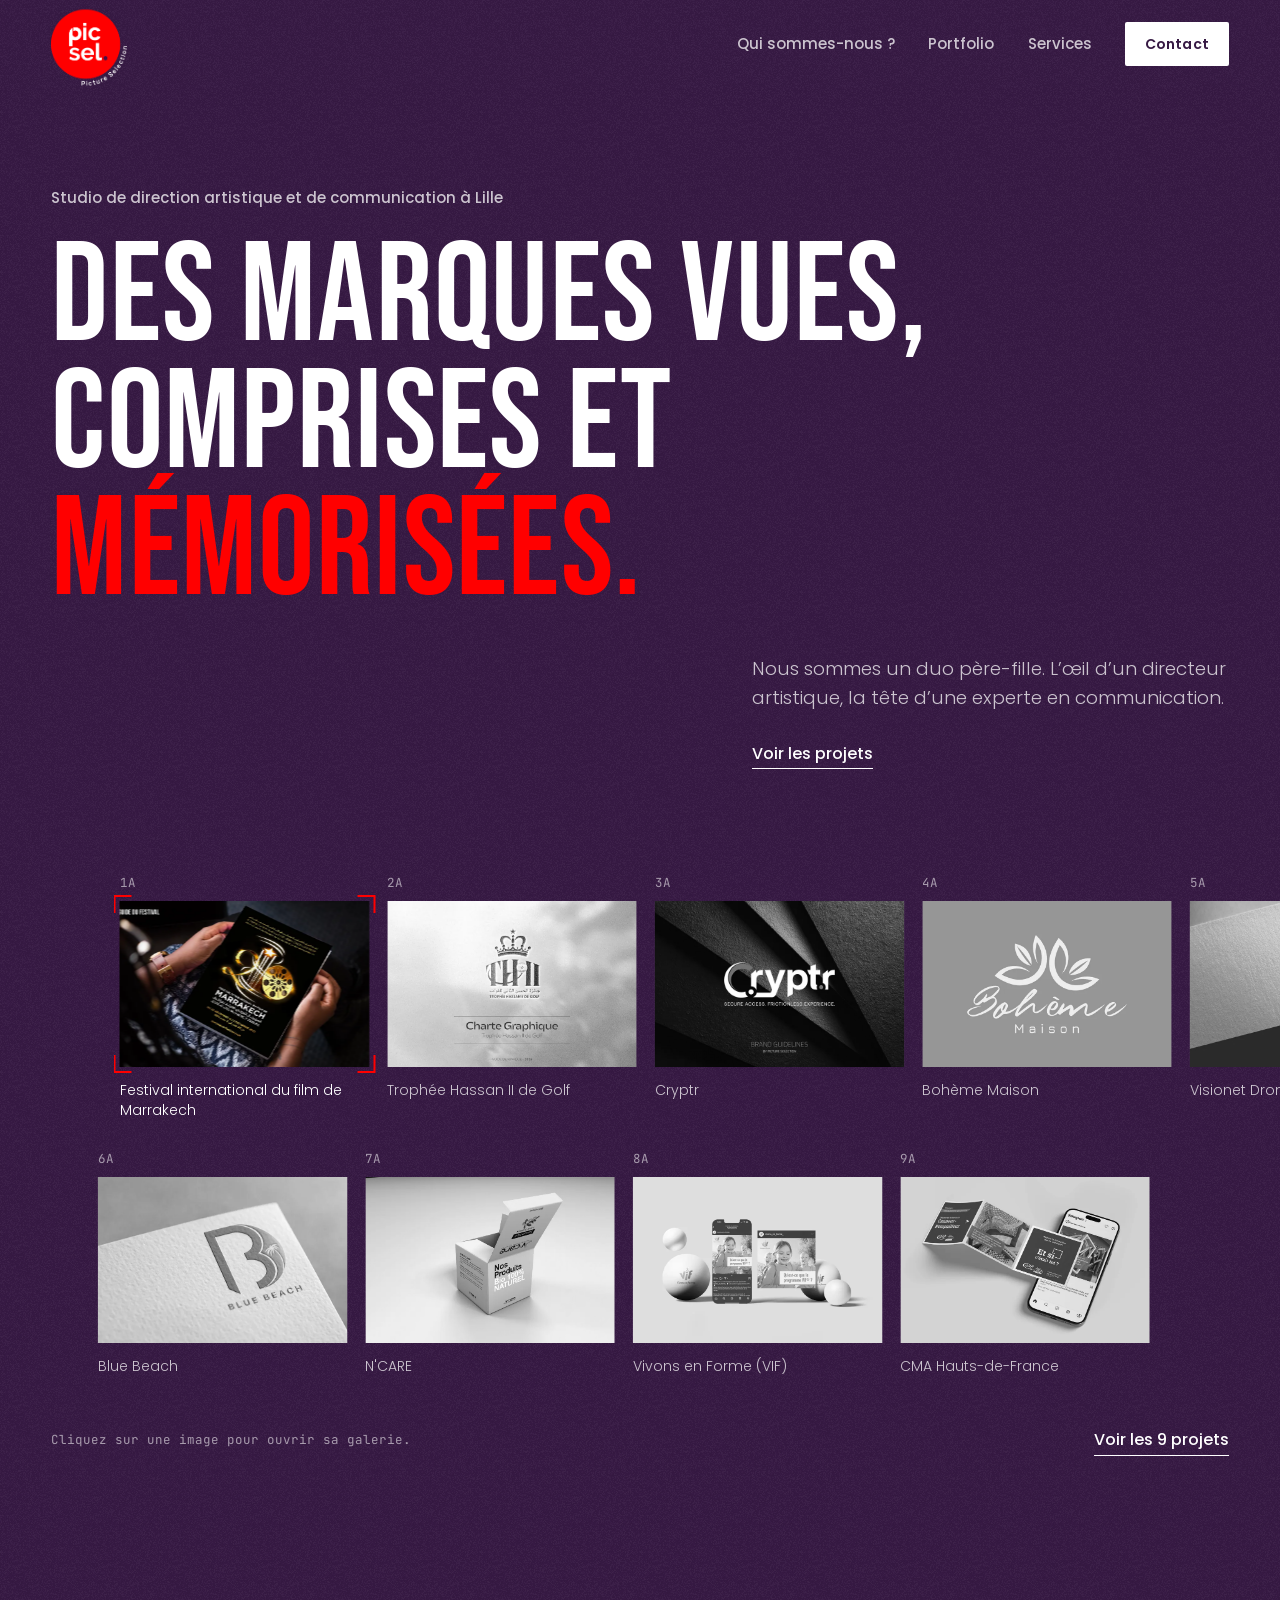
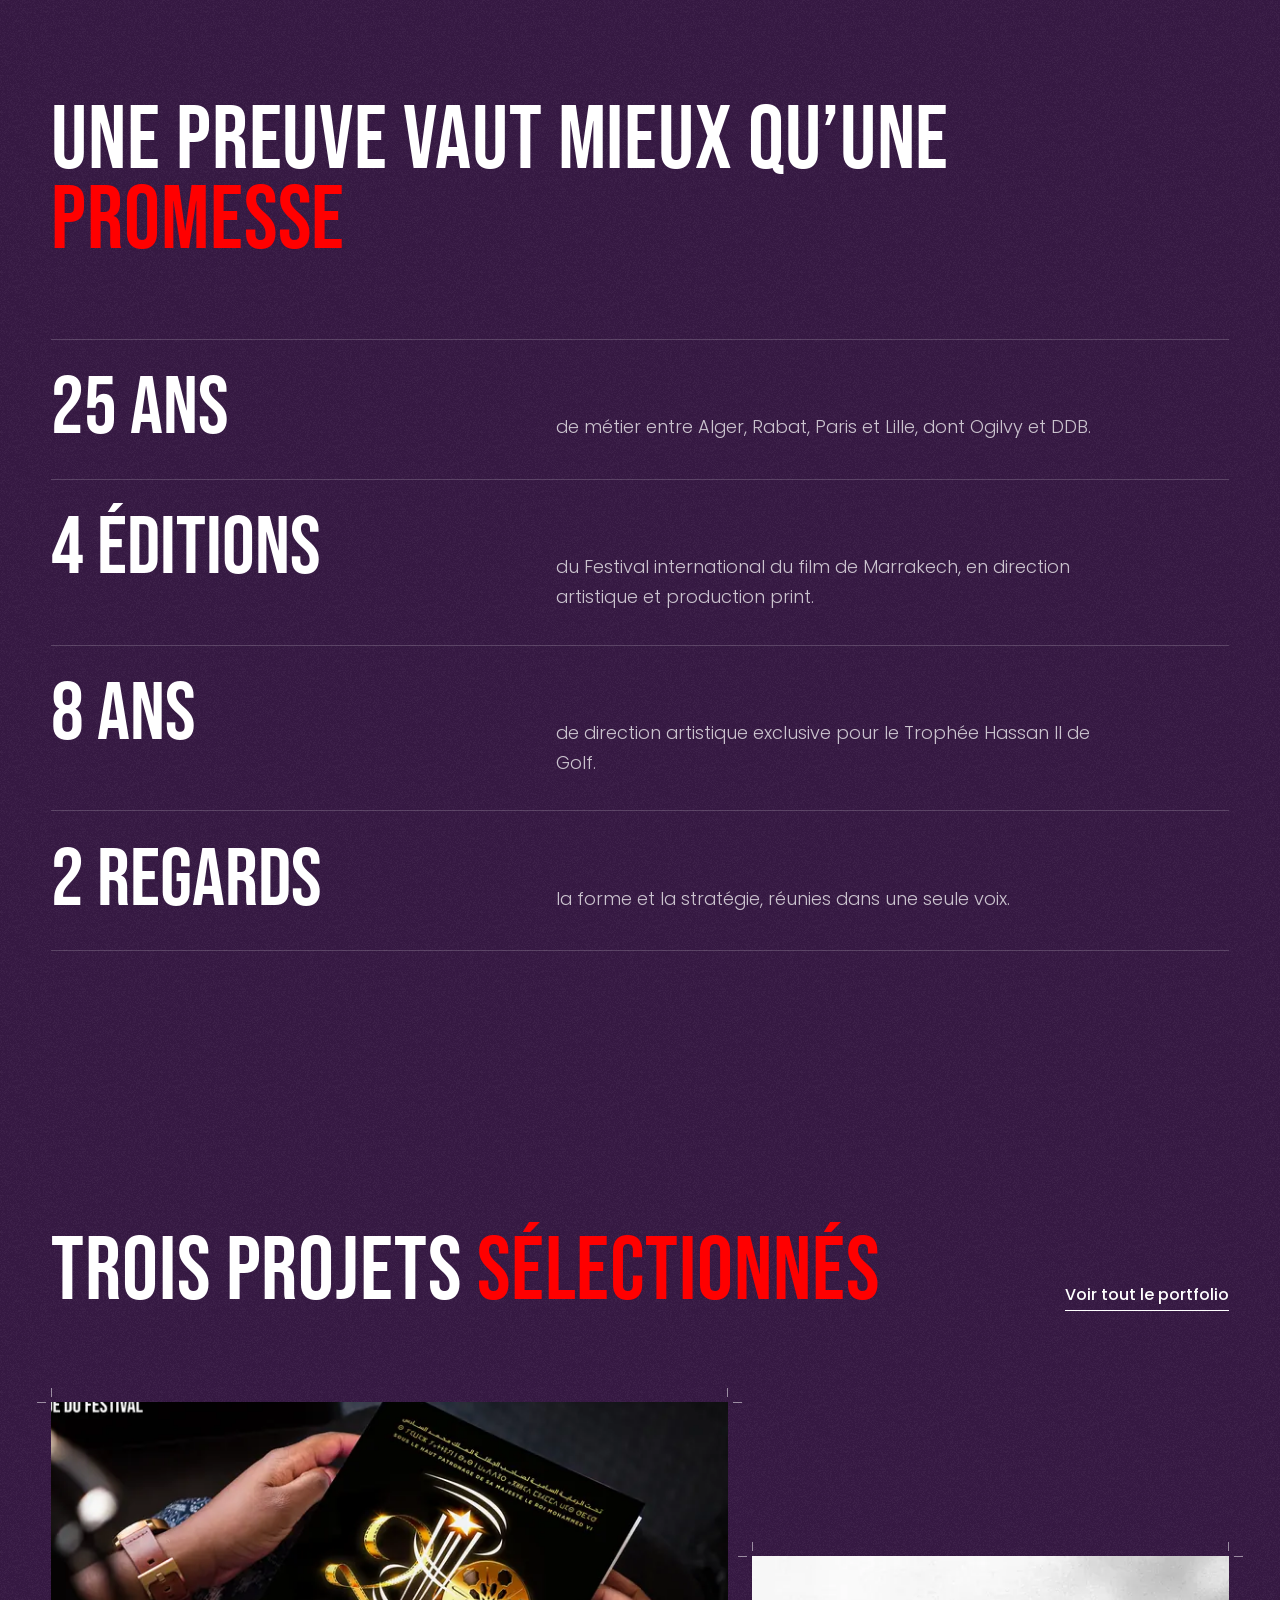
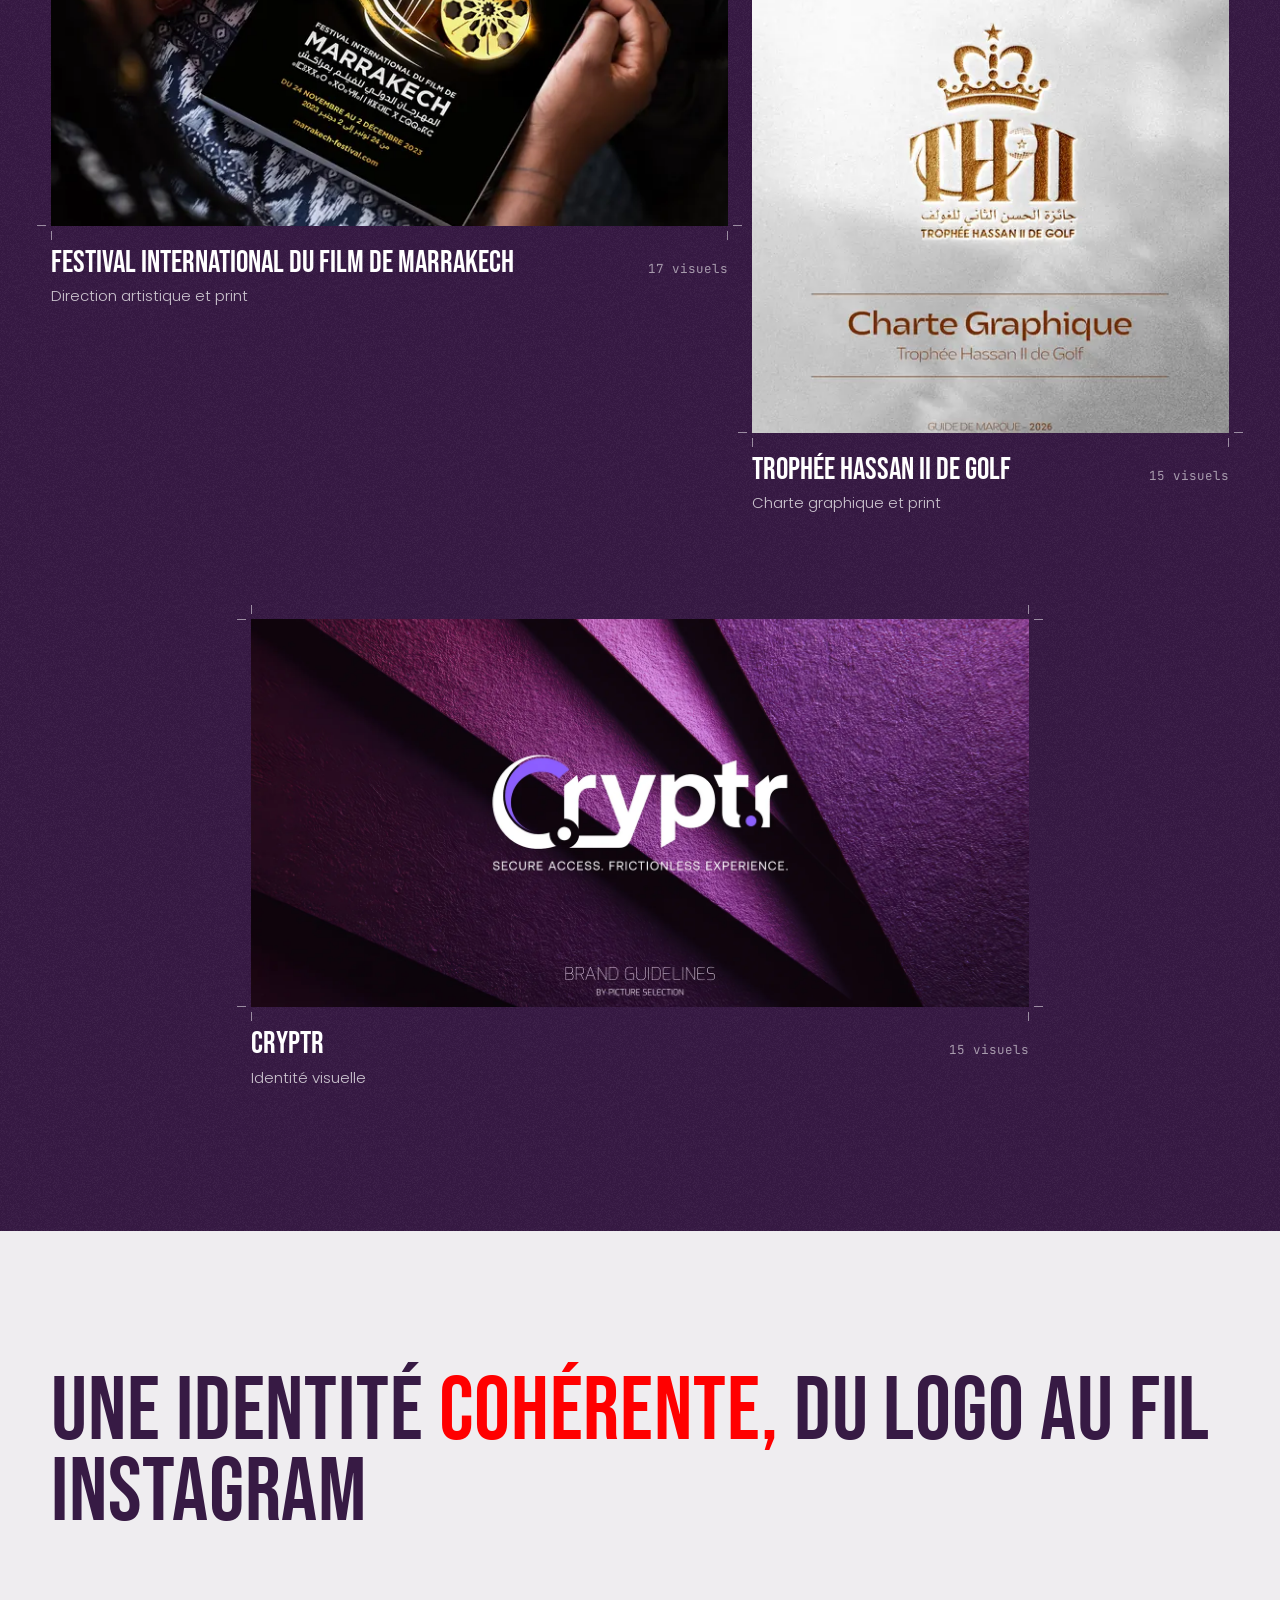
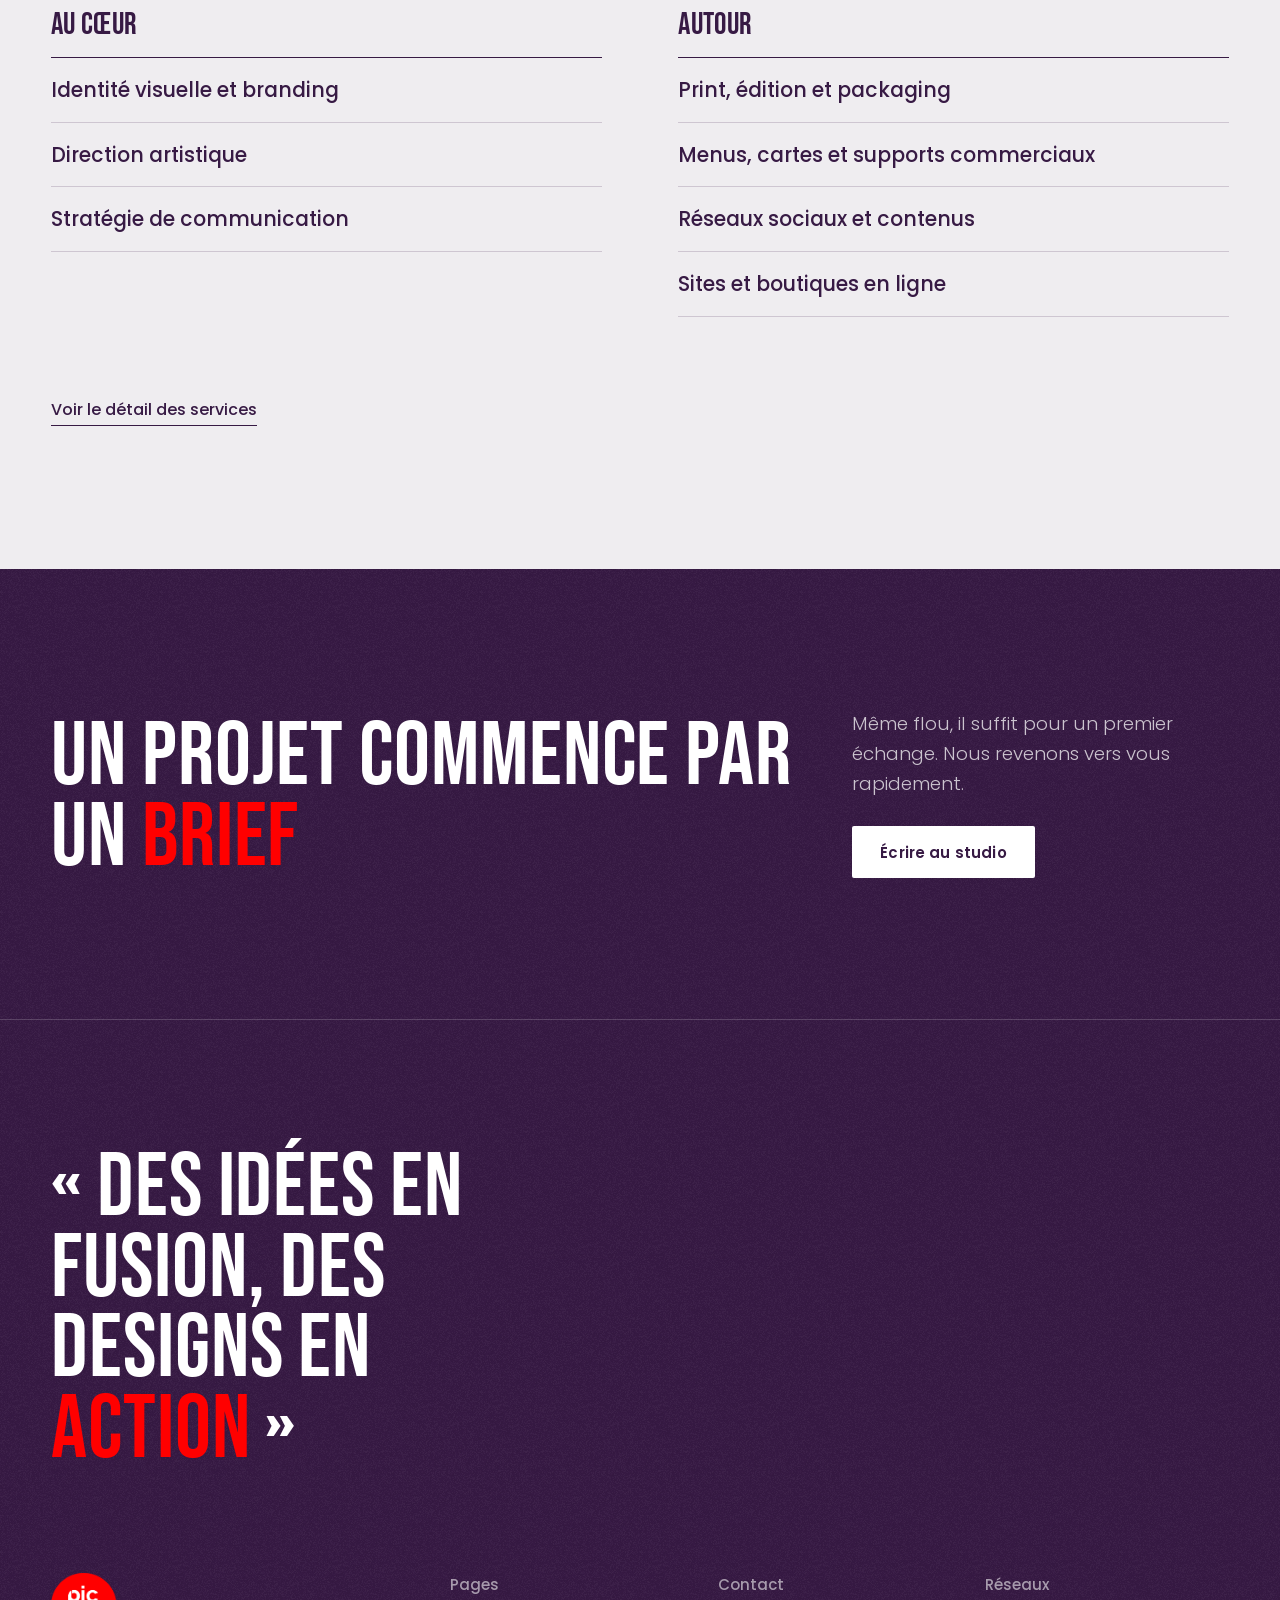
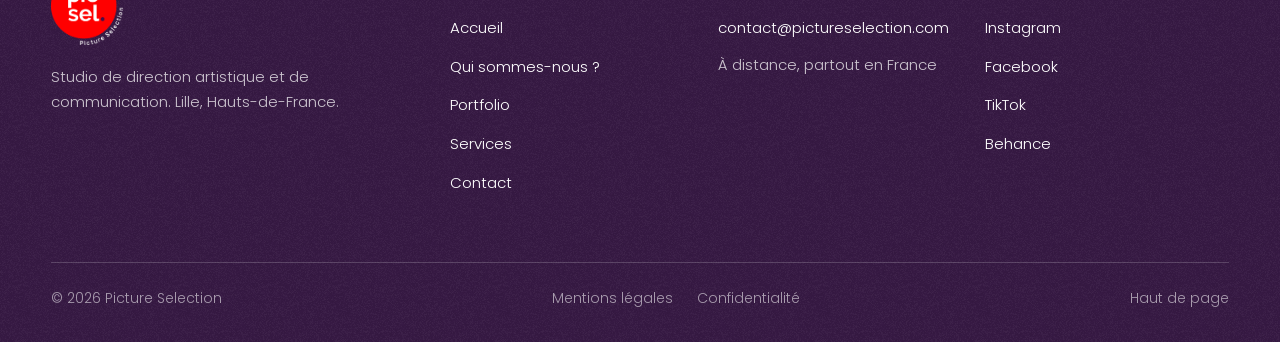
<file: index.html>
<!DOCTYPE html>
<html lang="fr">
<head>
<meta charset="utf-8">
<meta name="viewport" content="width=device-width, initial-scale=1">
<title>Picture Selection | Direction artistique et branding à Lille</title>
<meta name="description" content="Studio de direction artistique et de communication à Lille. Duo père-fille : identité visuelle, print, digital et stratégie pour des marques mémorisées.">
<link rel="canonical" href="https://pictureselection.com/">
<meta name="theme-color" content="#371A44">
<meta property="og:type" content="website">
<meta property="og:locale" content="fr_FR">
<meta property="og:site_name" content="Picture Selection">
<meta property="og:url" content="https://pictureselection.com/">
<meta property="og:title" content="Picture Selection | Direction artistique et branding à Lille">
<meta property="og:description" content="Studio de direction artistique et de communication à Lille. Duo père-fille : identité visuelle, print, digital et stratégie pour des marques mémorisées.">
<meta property="og:image" content="https://pictureselection.com/assets/img/og-picsel.jpg">
<meta property="og:image:width" content="1200">
<meta property="og:image:height" content="630">
<meta name="twitter:card" content="summary_large_image">
<link rel="icon" href="assets/img/favicon-32.png" sizes="32x32" type="image/png">
<link rel="apple-touch-icon" href="assets/img/favicon-180.png">
<link rel="preload" href="assets/fonts/bebas-neue-latin-400-normal.woff2" as="font" type="font/woff2" crossorigin>
<link rel="preload" href="assets/fonts/poppins-latin-300-normal.woff2" as="font" type="font/woff2" crossorigin>
<link rel="stylesheet" href="assets/css/style.css">
<script>document.documentElement.classList.add('js')</script>
<script type="application/ld+json">{"@context": "https://schema.org", "@type": "ProfessionalService", "name": "Picture Selection", "alternateName": "Picsel", "url": "https://pictureselection.com/", "logo": "https://pictureselection.com/assets/img/picsel-logo.png", "image": "https://pictureselection.com/assets/img/og-picsel.jpg", "email": "contact@pictureselection.com", "slogan": "Des idées en fusion, des designs en action", "description": "Studio de direction artistique et de communication à Lille. Identité visuelle, print, digital et stratégie de communication.", "address": {"@type": "PostalAddress", "addressLocality": "Lille", "addressRegion": "Hauts-de-France", "addressCountry": "FR"}, "areaServed": "FR", "knowsLanguage": "fr", "sameAs": ["https://www.instagram.com/picture.selection", "https://www.facebook.com/picselcrea", "https://www.tiktok.com/@picselcrea", "https://www.behance.net/picture-selection"]}</script>
</head>
<body>
<div class="intro" data-intro aria-hidden="true">
  <div class="intro-box">
    <span class="vf vf--intro" aria-hidden="true"><i></i><i></i><i></i><i></i><b></b></span>
    <img src="assets/img/picsel-logo-mark.webp" width="168" height="168" alt="">
  </div>
</div>
<script>
(function () {
  var el = document.querySelector('[data-intro]'), skip = false;
  try { skip = sessionStorage.getItem('psIntro') === '1'; } catch (e) {}
  if (!skip && window.matchMedia && window.matchMedia('(prefers-reduced-motion: reduce)').matches) skip = true;
  if (skip && el) el.parentNode.removeChild(el);
})();
</script>
<a class="skip" href="#contenu">Aller au contenu</a>

<header class="hd" data-header>
  <a class="hd-logo" href="index.html" aria-label="Picture Selection, accueil" aria-current="page"><img src="assets/img/picsel-logo-mark.webp" width="76" height="76" alt=""></a>
  <nav class="hd-nav" aria-label="Navigation principale">
    <a href="about.html">Qui sommes-nous&nbsp;?</a>
    <a href="portfolio.html">Portfolio</a>
    <a href="services.html">Services</a>
    <a class="btn btn--sm" href="contact.html">Contact</a>
  </nav>
  <button class="hd-menu" type="button" aria-expanded="false" aria-controls="menu" data-menu-toggle><span data-menu-label>Menu</span></button>
</header>

<div class="menu" id="menu" data-menu hidden>
  <nav aria-label="Menu">
    <ul>
      <li><a class="menu-link" href="index.html" style="--i:0" aria-current="page">Accueil</a></li>
      <li><a class="menu-link" href="about.html" style="--i:1">Qui sommes-nous&nbsp;?</a></li>
      <li><a class="menu-link" href="portfolio.html" style="--i:2">Portfolio</a></li>
      <li><a class="menu-link" href="services.html" style="--i:3">Services</a></li>
      <li><a class="menu-link" href="contact.html" style="--i:4">Contact</a></li>
    </ul>
  </nav>
  <div class="menu-foot">
    <a href="mailto:contact@pictureselection.com">contact@pictureselection.com</a>
    <p>Lille, Hauts-de-France</p>
  </div>
</div>

<main id="contenu" tabindex="-1">
<section class="hero hero--home">
  <div class="wrap hero-grid">
    <h1 class="hero-title t-xl"><span class="kicker">Studio de direction artistique et de communication à Lille</span><span class="hero-main" data-split>Des marques vues, comprises et <span class="r">mémorisées.</span></span></h1>
    <div class="hero-side">
      <p class="lead">Nous sommes un duo père-fille. L’œil d’un directeur artistique, la tête d’une experte en communication.</p>
      <a class="link" href="portfolio.html">Voir les projets</a>
    </div>
  </div>
</section>

<section class="sheet" aria-labelledby="sheet-title">
  <h2 class="sr-only" id="sheet-title">Planche contact des projets</h2>
  <div class="sheet-rows" data-sheet>
    <ul class="sheet-row" data-drift="-1">
      <li class="frame is-sel" data-frame>
        <span class="frame-no mono" aria-hidden="true">1A</span>
        <button class="frame-btn" type="button" data-gallery="festival-marrakech" data-title="Festival international du film de Marrakech" aria-label="Ouvrir la galerie Festival international du film de Marrakech, 17 visuels">
          <img src="assets/img/portfolio/festival-marrakech/1-thumb.webp" width="800" height="500" alt="" loading="eager" decoding="async">
          <span class="vf" aria-hidden="true"><i></i><i></i><i></i><i></i><b></b></span>
        </button>
        <span class="frame-name">Festival international du film de Marrakech</span>
      </li>
      <li class="frame" data-frame>
        <span class="frame-no mono" aria-hidden="true">2A</span>
        <button class="frame-btn" type="button" data-gallery="trophee-hassan-ii" data-title="Trophée Hassan II de Golf" aria-label="Ouvrir la galerie Trophée Hassan II de Golf, 15 visuels">
          <img src="assets/img/portfolio/trophee-hassan-ii/1-thumb.webp" width="800" height="566" alt="" loading="eager" decoding="async">
          <span class="vf" aria-hidden="true"><i></i><i></i><i></i><i></i><b></b></span>
        </button>
        <span class="frame-name">Trophée Hassan II de Golf</span>
      </li>
      <li class="frame" data-frame>
        <span class="frame-no mono" aria-hidden="true">3A</span>
        <button class="frame-btn" type="button" data-gallery="cryptr" data-title="Cryptr" aria-label="Ouvrir la galerie Cryptr, 15 visuels">
          <img src="assets/img/portfolio/cryptr/1-thumb.webp" width="800" height="450" alt="" loading="eager" decoding="async">
          <span class="vf" aria-hidden="true"><i></i><i></i><i></i><i></i><b></b></span>
        </button>
        <span class="frame-name">Cryptr</span>
      </li>
      <li class="frame" data-frame>
        <span class="frame-no mono" aria-hidden="true">4A</span>
        <button class="frame-btn" type="button" data-gallery="boheme-maison" data-title="Bohème Maison" aria-label="Ouvrir la galerie Bohème Maison, 6 visuels">
          <img src="assets/img/portfolio/boheme-maison/2-thumb.webp" width="800" height="800" alt="" loading="eager" decoding="async">
          <span class="vf" aria-hidden="true"><i></i><i></i><i></i><i></i><b></b></span>
        </button>
        <span class="frame-name">Bohème Maison</span>
      </li>
      <li class="frame" data-frame>
        <span class="frame-no mono" aria-hidden="true">5A</span>
        <button class="frame-btn" type="button" data-gallery="visionet-drone" data-title="Visionet Drone" aria-label="Ouvrir la galerie Visionet Drone, 6 visuels">
          <img src="assets/img/portfolio/visionet-drone/1-thumb.webp" width="800" height="566" alt="" loading="eager" decoding="async">
          <span class="vf" aria-hidden="true"><i></i><i></i><i></i><i></i><b></b></span>
        </button>
        <span class="frame-name">Visionet Drone</span>
      </li>
    </ul>
    <ul class="sheet-row" data-drift="1">
      <li class="frame" data-frame>
        <span class="frame-no mono" aria-hidden="true">6A</span>
        <button class="frame-btn" type="button" data-gallery="blue-beach" data-title="Blue Beach" aria-label="Ouvrir la galerie Blue Beach, 6 visuels">
          <img src="assets/img/portfolio/blue-beach/1-thumb.webp" width="800" height="480" alt="" loading="lazy" decoding="async">
          <span class="vf" aria-hidden="true"><i></i><i></i><i></i><i></i><b></b></span>
        </button>
        <span class="frame-name">Blue Beach</span>
      </li>
      <li class="frame" data-frame>
        <span class="frame-no mono" aria-hidden="true">7A</span>
        <button class="frame-btn" type="button" data-gallery="ncare" data-title="N&#x27;CARE" aria-label="Ouvrir la galerie N&#x27;CARE, 7 visuels">
          <img src="assets/img/portfolio/ncare/1-thumb.webp" width="800" height="533" alt="" loading="lazy" decoding="async">
          <span class="vf" aria-hidden="true"><i></i><i></i><i></i><i></i><b></b></span>
        </button>
        <span class="frame-name">N&#x27;CARE</span>
      </li>
      <li class="frame" data-frame>
        <span class="frame-no mono" aria-hidden="true">8A</span>
        <button class="frame-btn" type="button" data-gallery="vif" data-title="Vivons en Forme (VIF)" aria-label="Ouvrir la galerie Vivons en Forme (VIF), 2 visuels">
          <img src="assets/img/portfolio/vif/1-thumb.webp" width="800" height="533" alt="" loading="lazy" decoding="async">
          <span class="vf" aria-hidden="true"><i></i><i></i><i></i><i></i><b></b></span>
        </button>
        <span class="frame-name">Vivons en Forme (VIF)</span>
      </li>
      <li class="frame" data-frame>
        <span class="frame-no mono" aria-hidden="true">9A</span>
        <button class="frame-btn" type="button" data-gallery="cma" data-title="CMA Hauts-de-France" aria-label="Ouvrir la galerie CMA Hauts-de-France, 2 visuels">
          <img src="assets/img/portfolio/cma/1-thumb.webp" width="800" height="621" alt="" loading="lazy" decoding="async">
          <span class="vf" aria-hidden="true"><i></i><i></i><i></i><i></i><b></b></span>
        </button>
        <span class="frame-name">CMA Hauts-de-France</span>
      </li>
    </ul>
  </div>
  <div class="wrap sheet-foot">
    <p class="mono sheet-hint"><span class="hint-touch">Glissez pour parcourir, touchez une image pour ouvrir sa galerie.</span><span class="hint-mouse">Cliquez sur une image pour ouvrir sa galerie.</span></p>
    <a class="link" href="portfolio.html">Voir les 9 projets</a>
  </div>
</section>

<section class="sec proofs">
  <div class="wrap">
    <h2 class="t-l" data-split>Une preuve vaut mieux qu’une <span class="r">promesse</span></h2>
    <ul class="proofs-list">
      <li class="proof" data-reveal><span class="proof-n">25 ans</span><p>de métier entre Alger, Rabat, Paris et Lille, dont Ogilvy et DDB.</p></li>
      <li class="proof" data-reveal><span class="proof-n">4 éditions</span><p>du Festival international du film de Marrakech, en direction artistique et production print.</p></li>
      <li class="proof" data-reveal><span class="proof-n">8 ans</span><p>de direction artistique exclusive pour le Trophée Hassan II de Golf.</p></li>
      <li class="proof" data-reveal><span class="proof-n">2 regards</span><p>la forme et la stratégie, réunies dans une seule voix.</p></li>
    </ul>
  </div>
</section>

<section class="sec work">
  <div class="wrap">
    <div class="work-head">
      <h2 class="t-l" data-split>Trois projets <span class="r">sélectionnés</span></h2>
      <a class="link" href="portfolio.html">Voir tout le portfolio</a>
    </div>
    <ul class="cards">
      <li class="card card--a" data-reveal>
        <button class="card-btn" type="button" data-gallery="festival-marrakech" data-title="Festival international du film de Marrakech" aria-label="Ouvrir la galerie Festival international du film de Marrakech, 17 visuels">
          <span class="media"><span class="px" data-parallax><img src="assets/img/portfolio/festival-marrakech/1-thumb.webp" srcset="assets/img/portfolio/festival-marrakech/1-thumb.webp 800w, assets/img/portfolio/festival-marrakech/1.webp 1600w" sizes="(min-width: 900px) 58vw, 100vw" width="800" height="500" alt="" loading="lazy" decoding="async"></span></span>
          <span class="vf vf--card" aria-hidden="true"><i></i><i></i><i></i><i></i><b></b><span class="vf-info mono">1600 × 1000 px</span></span>
        </button>
        <div class="card-meta">
          <h3 class="card-title">Festival international du film de Marrakech</h3>
          <p class="card-tag">Direction artistique et print</p>
          <p class="card-count mono">17 visuels</p>
        </div>
      </li>
      <li class="card card--b" data-reveal>
        <button class="card-btn" type="button" data-gallery="trophee-hassan-ii" data-title="Trophée Hassan II de Golf" aria-label="Ouvrir la galerie Trophée Hassan II de Golf, 15 visuels">
          <span class="media"><span class="px" data-parallax><img src="assets/img/portfolio/trophee-hassan-ii/1-thumb.webp" srcset="assets/img/portfolio/trophee-hassan-ii/1-thumb.webp 800w, assets/img/portfolio/trophee-hassan-ii/1.webp 1600w" sizes="(min-width: 900px) 42vw, 100vw" width="800" height="566" alt="" loading="lazy" decoding="async"></span></span>
          <span class="vf vf--card" aria-hidden="true"><i></i><i></i><i></i><i></i><b></b><span class="vf-info mono">1600 × 1132 px</span></span>
        </button>
        <div class="card-meta">
          <h3 class="card-title">Trophée Hassan II de Golf</h3>
          <p class="card-tag">Charte graphique et print</p>
          <p class="card-count mono">15 visuels</p>
        </div>
      </li>
      <li class="card card--w" data-reveal>
        <button class="card-btn" type="button" data-gallery="cryptr" data-title="Cryptr" aria-label="Ouvrir la galerie Cryptr, 15 visuels">
          <span class="media"><span class="px" data-parallax><img src="assets/img/portfolio/cryptr/1-thumb.webp" srcset="assets/img/portfolio/cryptr/1-thumb.webp 800w, assets/img/portfolio/cryptr/1.webp 1600w" sizes="(min-width: 900px) 66vw, 100vw" width="800" height="450" alt="" loading="lazy" decoding="async"></span></span>
          <span class="vf vf--card" aria-hidden="true"><i></i><i></i><i></i><i></i><b></b><span class="vf-info mono">1600 × 900 px</span></span>
        </button>
        <div class="card-meta">
          <h3 class="card-title">Cryptr</h3>
          <p class="card-tag">Identité visuelle</p>
          <p class="card-count mono">15 visuels</p>
        </div>
      </li>
    </ul>
  </div>
</section>

<section class="sec light">
  <div class="wrap">
    <h2 class="t-l" data-split>Une identité <span class="r">cohérente,</span> du logo au fil Instagram</h2>
    <div class="offer">
      <div class="offer-col">
        <h3 class="t-s">Au cœur</h3>
        <ul>
          <li>Identité visuelle et branding</li>
          <li>Direction artistique</li>
          <li>Stratégie de communication</li>
        </ul>
      </div>
      <div class="offer-col">
        <h3 class="t-s">Autour</h3>
        <ul>
          <li>Print, édition et packaging</li>
          <li>Menus, cartes et supports commerciaux</li>
          <li>Réseaux sociaux et contenus</li>
          <li>Sites et boutiques en ligne</li>
        </ul>
      </div>
    </div>
    <a class="link" href="services.html">Voir le détail des services</a>
  </div>
</section>

<section class="sec cta">
  <div class="wrap cta-grid">
    <h2 class="t-l" data-split>Un projet commence par un <span class="r">brief</span></h2>
    <div class="cta-side">
      <p class="lead">Même flou, il suffit pour un premier échange. Nous revenons vers vous rapidement.</p>
      <a class="btn" href="contact.html">Écrire au studio</a>
    </div>
  </div>
</section>
</main>

<footer class="ft">
  <div class="wrap">
    <p class="ft-sign t-l" data-split>«&nbsp;Des idées en fusion, des designs en <span class="nw"><span class="r">action</span>&nbsp;»</span></p>
    <div class="ft-grid">
      <div class="ft-id">
        <img src="assets/img/picsel-logo-mark.webp" width="72" height="72" alt="Picture Selection" loading="lazy">
        <p>Studio de direction artistique et de communication. Lille, Hauts-de-France.</p>
      </div>
      <nav class="ft-col" aria-label="Pages du site">
        <p class="ft-h">Pages</p>
        <a href="index.html">Accueil</a>
        <a href="about.html">Qui sommes-nous&nbsp;?</a>
        <a href="portfolio.html">Portfolio</a>
        <a href="services.html">Services</a>
        <a href="contact.html">Contact</a>
      </nav>
      <div class="ft-col">
        <p class="ft-h">Contact</p>
        <a href="mailto:contact@pictureselection.com">contact@pictureselection.com</a>
        <p>À distance, partout en France</p>
      </div>
      <div class="ft-col">
        <p class="ft-h">Réseaux</p>
        <a href="https://www.instagram.com/picture.selection">Instagram</a>
        <a href="https://www.facebook.com/picselcrea">Facebook</a>
        <a href="https://www.tiktok.com/@picselcrea">TikTok</a>
        <a href="https://www.behance.net/picture-selection">Behance</a>
      </div>
    </div>
    <div class="ft-bottom">
      <p>© 2026 Picture Selection</p>
      <nav class="ft-legal" aria-label="Informations légales">
        <a href="mentions-legales.html">Mentions légales</a>
        <a href="confidentialite.html">Confidentialité</a>
      </nav>
      <a href="#contenu">Haut de page</a>
    </div>
  </div>
</footer>
<div class="lb" role="dialog" aria-modal="true" aria-labelledby="lb-title" data-lightbox hidden>
  <div class="lb-top">
    <p class="lb-title" id="lb-title" data-lb-title></p>
    <button class="lb-btn" type="button" data-lb-close>Fermer</button>
  </div>
  <figure class="lb-stage" data-lb-stage>
    <img data-lb-img alt="">
    <video data-lb-video muted loop playsinline preload="none" hidden></video>
  </figure>
  <div class="lb-bottom">
    <button class="lb-btn" type="button" data-lb-prev>Précédent</button>
    <div class="lb-mid">
      <p class="mono lb-count" data-lb-count aria-hidden="true"></p>
      <button class="lb-btn" type="button" data-lb-play hidden>Pause</button>
    </div>
    <button class="lb-btn" type="button" data-lb-next>Suivant</button>
  </div>
  <p class="sr-only" aria-live="polite" data-lb-live></p>
</div>
<script src="assets/js/main.js" defer></script>
</body>
</html>
</file>
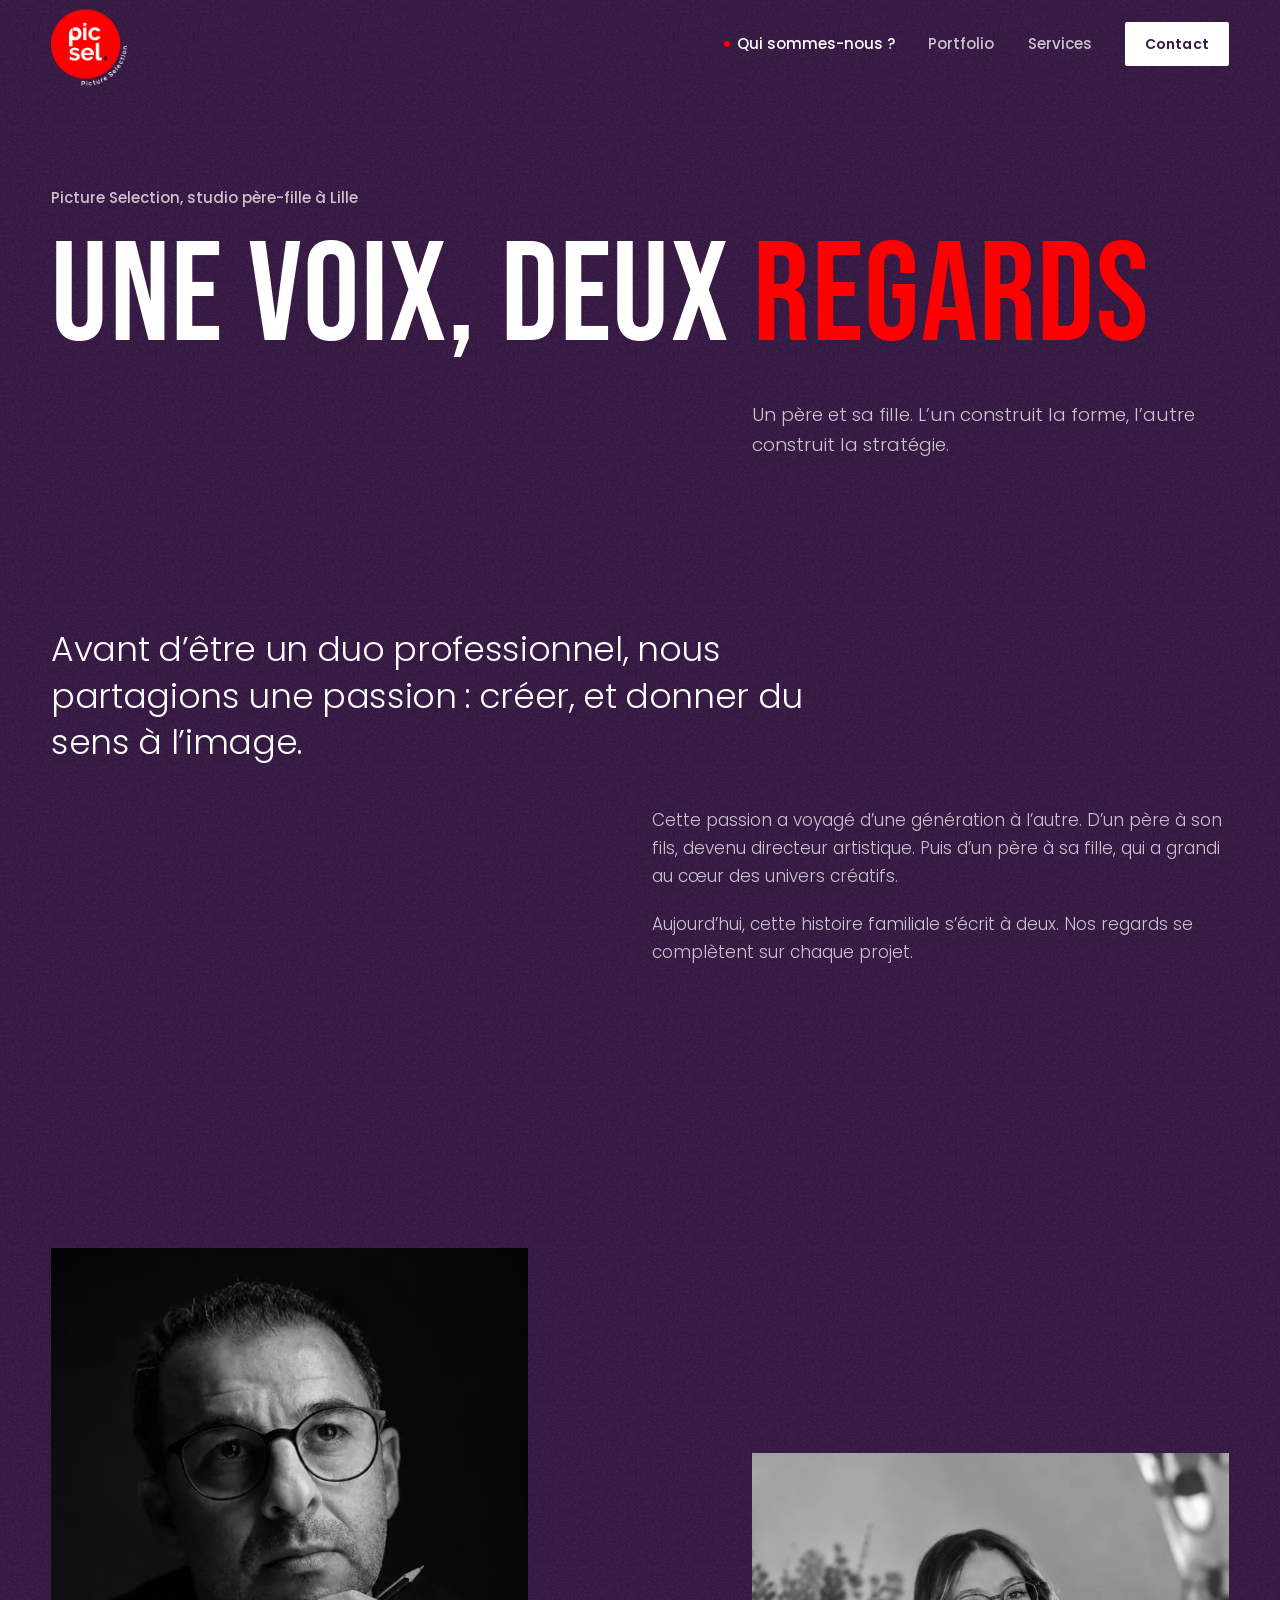
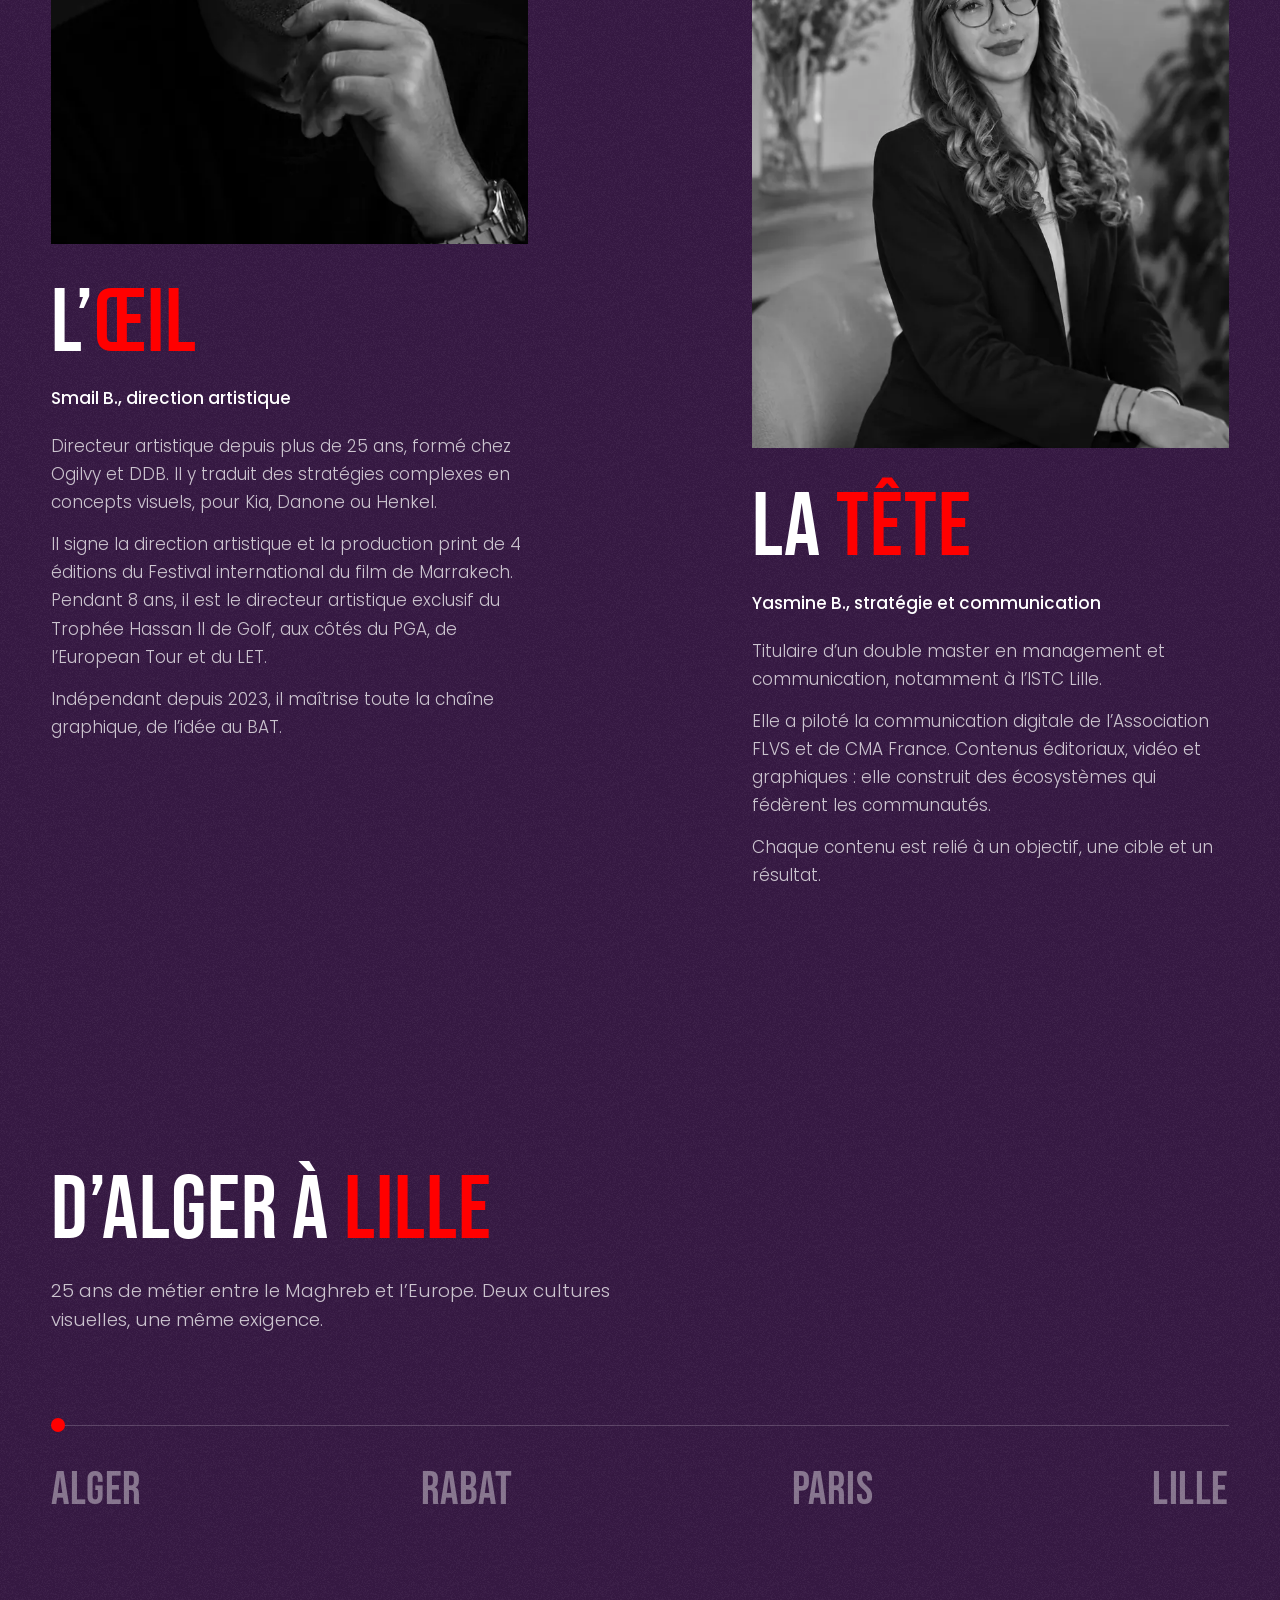
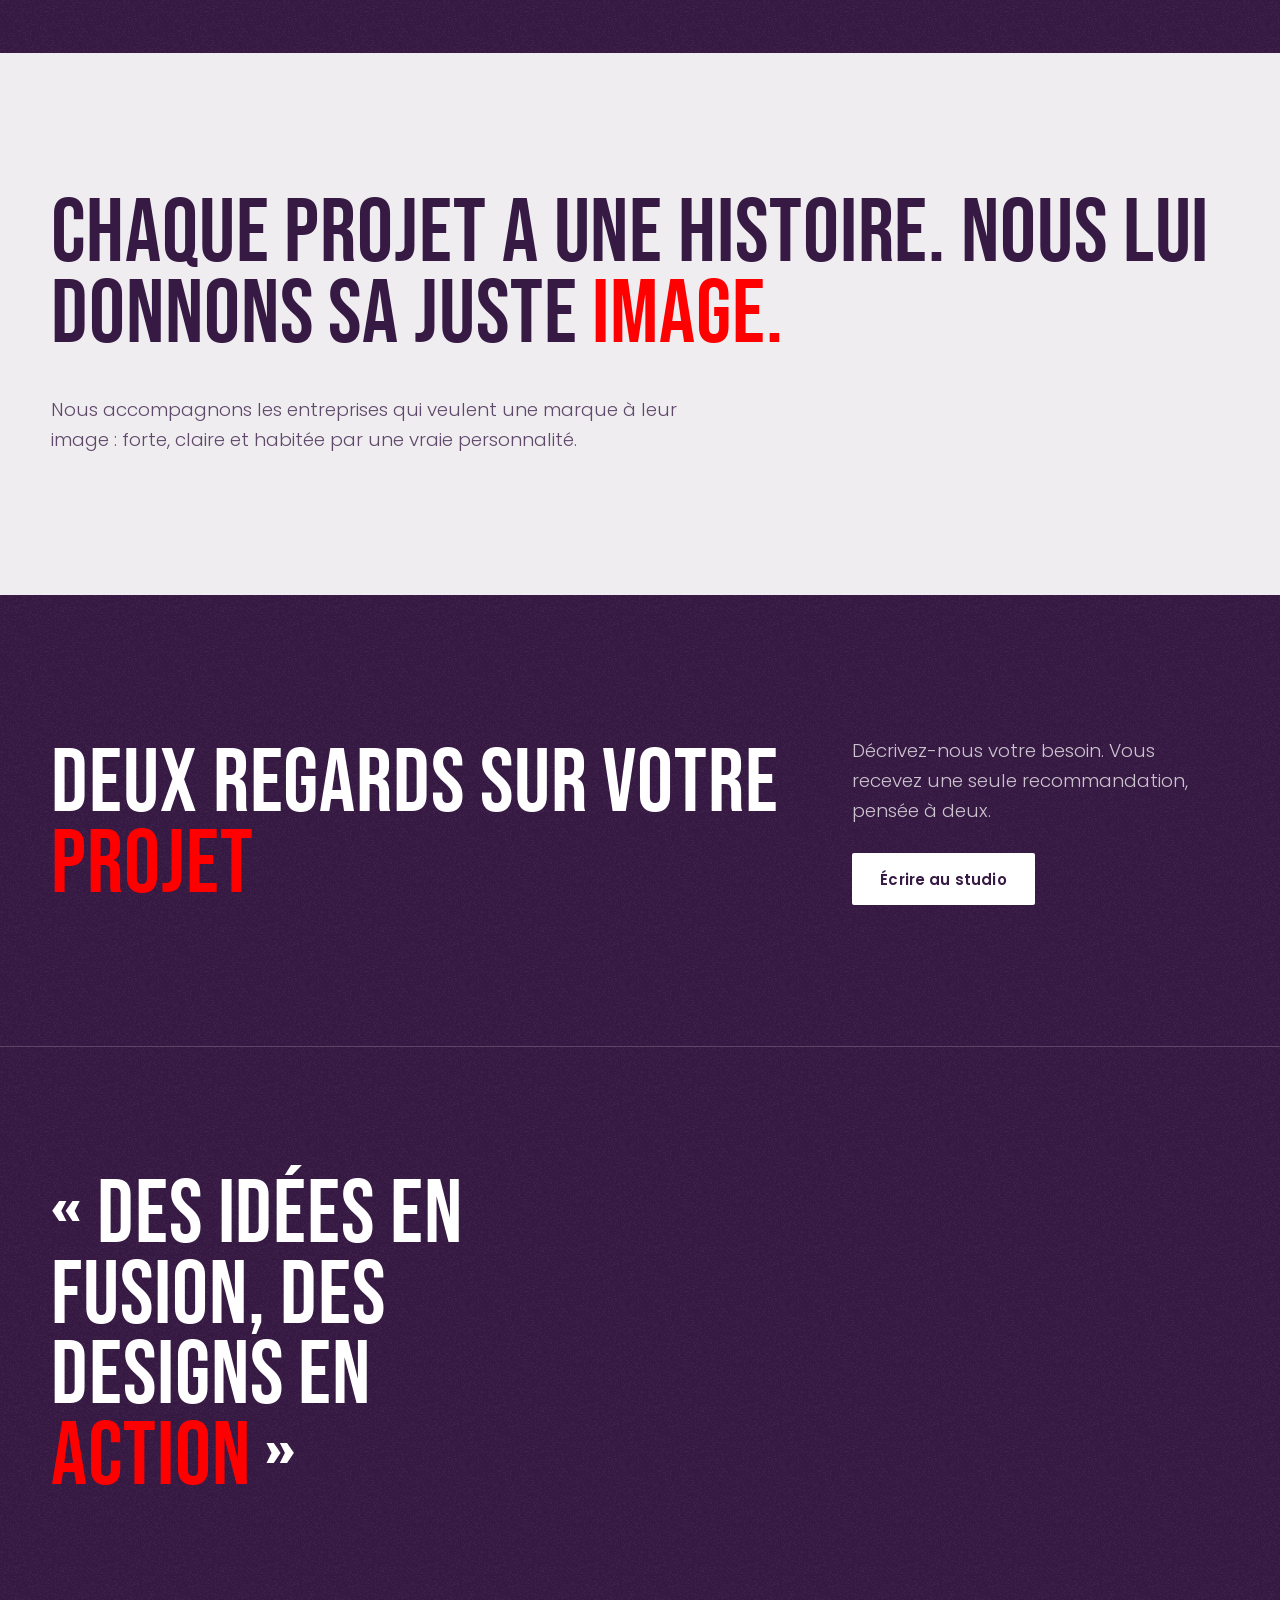
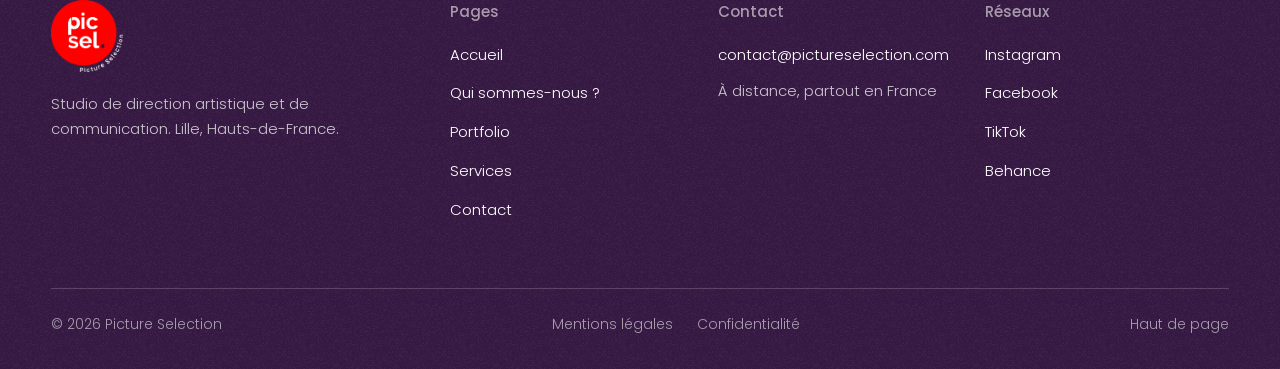
<file: about.html>
<!DOCTYPE html>
<html lang="fr">
<head>
<meta charset="utf-8">
<meta name="viewport" content="width=device-width, initial-scale=1">
<title>Qui sommes-nous ? | Picture Selection, studio père-fille à Lille</title>
<meta name="description" content="Picture Selection, duo père-fille à Lille : 25 ans de direction artistique entre Alger, Rabat, Paris et Lille, et une experte en communication.">
<link rel="canonical" href="https://pictureselection.com/about.html">
<meta name="theme-color" content="#371A44">
<meta property="og:type" content="website">
<meta property="og:locale" content="fr_FR">
<meta property="og:site_name" content="Picture Selection">
<meta property="og:url" content="https://pictureselection.com/about.html">
<meta property="og:title" content="Qui sommes-nous ? | Picture Selection, studio père-fille à Lille">
<meta property="og:description" content="Picture Selection, duo père-fille à Lille : 25 ans de direction artistique entre Alger, Rabat, Paris et Lille, et une experte en communication.">
<meta property="og:image" content="https://pictureselection.com/assets/img/og-picsel.jpg">
<meta property="og:image:width" content="1200">
<meta property="og:image:height" content="630">
<meta name="twitter:card" content="summary_large_image">
<link rel="icon" href="assets/img/favicon-32.png" sizes="32x32" type="image/png">
<link rel="apple-touch-icon" href="assets/img/favicon-180.png">
<link rel="preload" href="assets/fonts/bebas-neue-latin-400-normal.woff2" as="font" type="font/woff2" crossorigin>
<link rel="preload" href="assets/fonts/poppins-latin-300-normal.woff2" as="font" type="font/woff2" crossorigin>
<link rel="stylesheet" href="assets/css/style.css">
<script>document.documentElement.classList.add('js')</script>
</head>
<body>

<a class="skip" href="#contenu">Aller au contenu</a>

<header class="hd" data-header>
  <a class="hd-logo" href="index.html" aria-label="Picture Selection, accueil"><img src="assets/img/picsel-logo-mark.webp" width="76" height="76" alt=""></a>
  <nav class="hd-nav" aria-label="Navigation principale">
    <a href="about.html" aria-current="page">Qui sommes-nous&nbsp;?</a>
    <a href="portfolio.html">Portfolio</a>
    <a href="services.html">Services</a>
    <a class="btn btn--sm" href="contact.html">Contact</a>
  </nav>
  <button class="hd-menu" type="button" aria-expanded="false" aria-controls="menu" data-menu-toggle><span data-menu-label>Menu</span></button>
</header>

<div class="menu" id="menu" data-menu hidden>
  <nav aria-label="Menu">
    <ul>
      <li><a class="menu-link" href="index.html" style="--i:0">Accueil</a></li>
      <li><a class="menu-link" href="about.html" style="--i:1" aria-current="page">Qui sommes-nous&nbsp;?</a></li>
      <li><a class="menu-link" href="portfolio.html" style="--i:2">Portfolio</a></li>
      <li><a class="menu-link" href="services.html" style="--i:3">Services</a></li>
      <li><a class="menu-link" href="contact.html" style="--i:4">Contact</a></li>
    </ul>
  </nav>
  <div class="menu-foot">
    <a href="mailto:contact@pictureselection.com">contact@pictureselection.com</a>
    <p>Lille, Hauts-de-France</p>
  </div>
</div>

<main id="contenu" tabindex="-1">
<section class="hero ">
  <div class="wrap hero-grid">
    <h1 class="hero-title t-xl"><span class="kicker">Picture Selection, studio père-fille à Lille</span><span class="hero-main" data-split>Une voix, deux <span class="r">regards</span></span></h1>
    <div class="hero-side">
      <p class="lead">Un père et sa fille. L’un construit la forme, l’autre construit la stratégie.</p>
    </div>
  </div>
</section>

<section class="sec story">
  <div class="wrap story-grid">
    <p class="story-lead">Avant d’être un duo professionnel, nous partagions une passion&nbsp;: créer, et donner du sens à l’image.</p>
    <div class="story-text">
      <p>Cette passion a voyagé d’une génération à l’autre. D’un père à son fils, devenu directeur artistique. Puis d’un père à sa fille, qui a grandi au cœur des univers créatifs.</p>
      <p>Aujourd’hui, cette histoire familiale s’écrit à deux. Nos regards se complètent sur chaque projet.</p>
    </div>
  </div>
</section>

<section class="sec duo-sec">
  <div class="wrap duo">
    <article class="person" data-reveal>
      <span class="media"><span class="px" data-parallax><img src="assets/img/portrait-pere-720.webp" srcset="assets/img/portrait-pere-720.webp 720w, assets/img/portrait-pere-1100.webp 1100w" sizes="(min-width: 900px) 40vw, 100vw" width="720" height="900" alt="Portrait de Smail B., directeur artistique de Picture Selection" loading="lazy" decoding="async"></span></span>
      <h2 class="t-l" data-split>L’<span class="r">œil</span></h2>
      <p class="person-name">Smail B., direction artistique</p>
      <div class="person-bio">
        <p>Directeur artistique depuis plus de 25 ans, formé chez Ogilvy et DDB. Il y traduit des stratégies complexes en concepts visuels, pour Kia, Danone ou Henkel.</p>
        <p>Il signe la direction artistique et la production print de 4 éditions du Festival international du film de Marrakech. Pendant 8 ans, il est le directeur artistique exclusif du Trophée Hassan II de Golf, aux côtés du PGA, de l’European Tour et du LET.</p>
        <p>Indépendant depuis 2023, il maîtrise toute la chaîne graphique, de l’idée au BAT.</p>
      </div>
    </article>
    <article class="person" data-reveal>
      <span class="media"><span class="px" data-parallax><img src="assets/img/portrait-fille-720.webp" srcset="assets/img/portrait-fille-720.webp 720w, assets/img/portrait-fille-1100.webp 1100w" sizes="(min-width: 900px) 40vw, 100vw" width="720" height="1082" alt="Portrait de Yasmine B., stratégie et communication chez Picture Selection" loading="lazy" decoding="async"></span></span>
      <h2 class="t-l" data-split>La <span class="r">tête</span></h2>
      <p class="person-name">Yasmine B., stratégie et communication</p>
      <div class="person-bio">
        <p>Titulaire d’un double master en management et communication, notamment à l’ISTC Lille.</p>
        <p>Elle a piloté la communication digitale de l’Association FLVS et de CMA France. Contenus éditoriaux, vidéo et graphiques&nbsp;: elle construit des écosystèmes qui fédèrent les communautés.</p>
        <p>Chaque contenu est relié à un objectif, une cible et un résultat.</p>
      </div>
    </article>
  </div>
</section>

<section class="sec route-sec">
  <div class="wrap">
    <h2 class="t-l" data-split>D’Alger à <span class="r">Lille</span></h2>
    <p class="lead route-lead">25 ans de métier entre le Maghreb et l’Europe. Deux cultures visuelles, une même exigence.</p>
    <div class="route" data-progress="route">
      <span class="route-line" aria-hidden="true"><i></i></span>
      <span class="route-track" aria-hidden="true"><span class="route-dot"></span></span>
      <ol class="route-cities">
        <li class="t-m" data-step>Alger</li>
        <li class="t-m" data-step>Rabat</li>
        <li class="t-m" data-step>Paris</li>
        <li class="t-m" data-step>Lille</li>
      </ol>
    </div>
  </div>
</section>

<section class="sec light manifesto">
  <div class="wrap">
    <h2 class="t-l" data-split>Chaque projet a une histoire. Nous lui donnons sa juste <span class="r">image.</span></h2>
    <p class="lead">Nous accompagnons les entreprises qui veulent une marque à leur image&nbsp;: forte, claire et habitée par une vraie personnalité.</p>
  </div>
</section>

<section class="sec cta">
  <div class="wrap cta-grid">
    <h2 class="t-l" data-split>Deux regards sur votre <span class="r">projet</span></h2>
    <div class="cta-side">
      <p class="lead">Décrivez-nous votre besoin. Vous recevez une seule recommandation, pensée à deux.</p>
      <a class="btn" href="contact.html">Écrire au studio</a>
    </div>
  </div>
</section>
</main>

<footer class="ft">
  <div class="wrap">
    <p class="ft-sign t-l" data-split>«&nbsp;Des idées en fusion, des designs en <span class="nw"><span class="r">action</span>&nbsp;»</span></p>
    <div class="ft-grid">
      <div class="ft-id">
        <img src="assets/img/picsel-logo-mark.webp" width="72" height="72" alt="Picture Selection" loading="lazy">
        <p>Studio de direction artistique et de communication. Lille, Hauts-de-France.</p>
      </div>
      <nav class="ft-col" aria-label="Pages du site">
        <p class="ft-h">Pages</p>
        <a href="index.html">Accueil</a>
        <a href="about.html">Qui sommes-nous&nbsp;?</a>
        <a href="portfolio.html">Portfolio</a>
        <a href="services.html">Services</a>
        <a href="contact.html">Contact</a>
      </nav>
      <div class="ft-col">
        <p class="ft-h">Contact</p>
        <a href="mailto:contact@pictureselection.com">contact@pictureselection.com</a>
        <p>À distance, partout en France</p>
      </div>
      <div class="ft-col">
        <p class="ft-h">Réseaux</p>
        <a href="https://www.instagram.com/picture.selection">Instagram</a>
        <a href="https://www.facebook.com/picselcrea">Facebook</a>
        <a href="https://www.tiktok.com/@picselcrea">TikTok</a>
        <a href="https://www.behance.net/picture-selection">Behance</a>
      </div>
    </div>
    <div class="ft-bottom">
      <p>© 2026 Picture Selection</p>
      <nav class="ft-legal" aria-label="Informations légales">
        <a href="mentions-legales.html">Mentions légales</a>
        <a href="confidentialite.html">Confidentialité</a>
      </nav>
      <a href="#contenu">Haut de page</a>
    </div>
  </div>
</footer>

<script src="assets/js/main.js" defer></script>
</body>
</html>
</file>
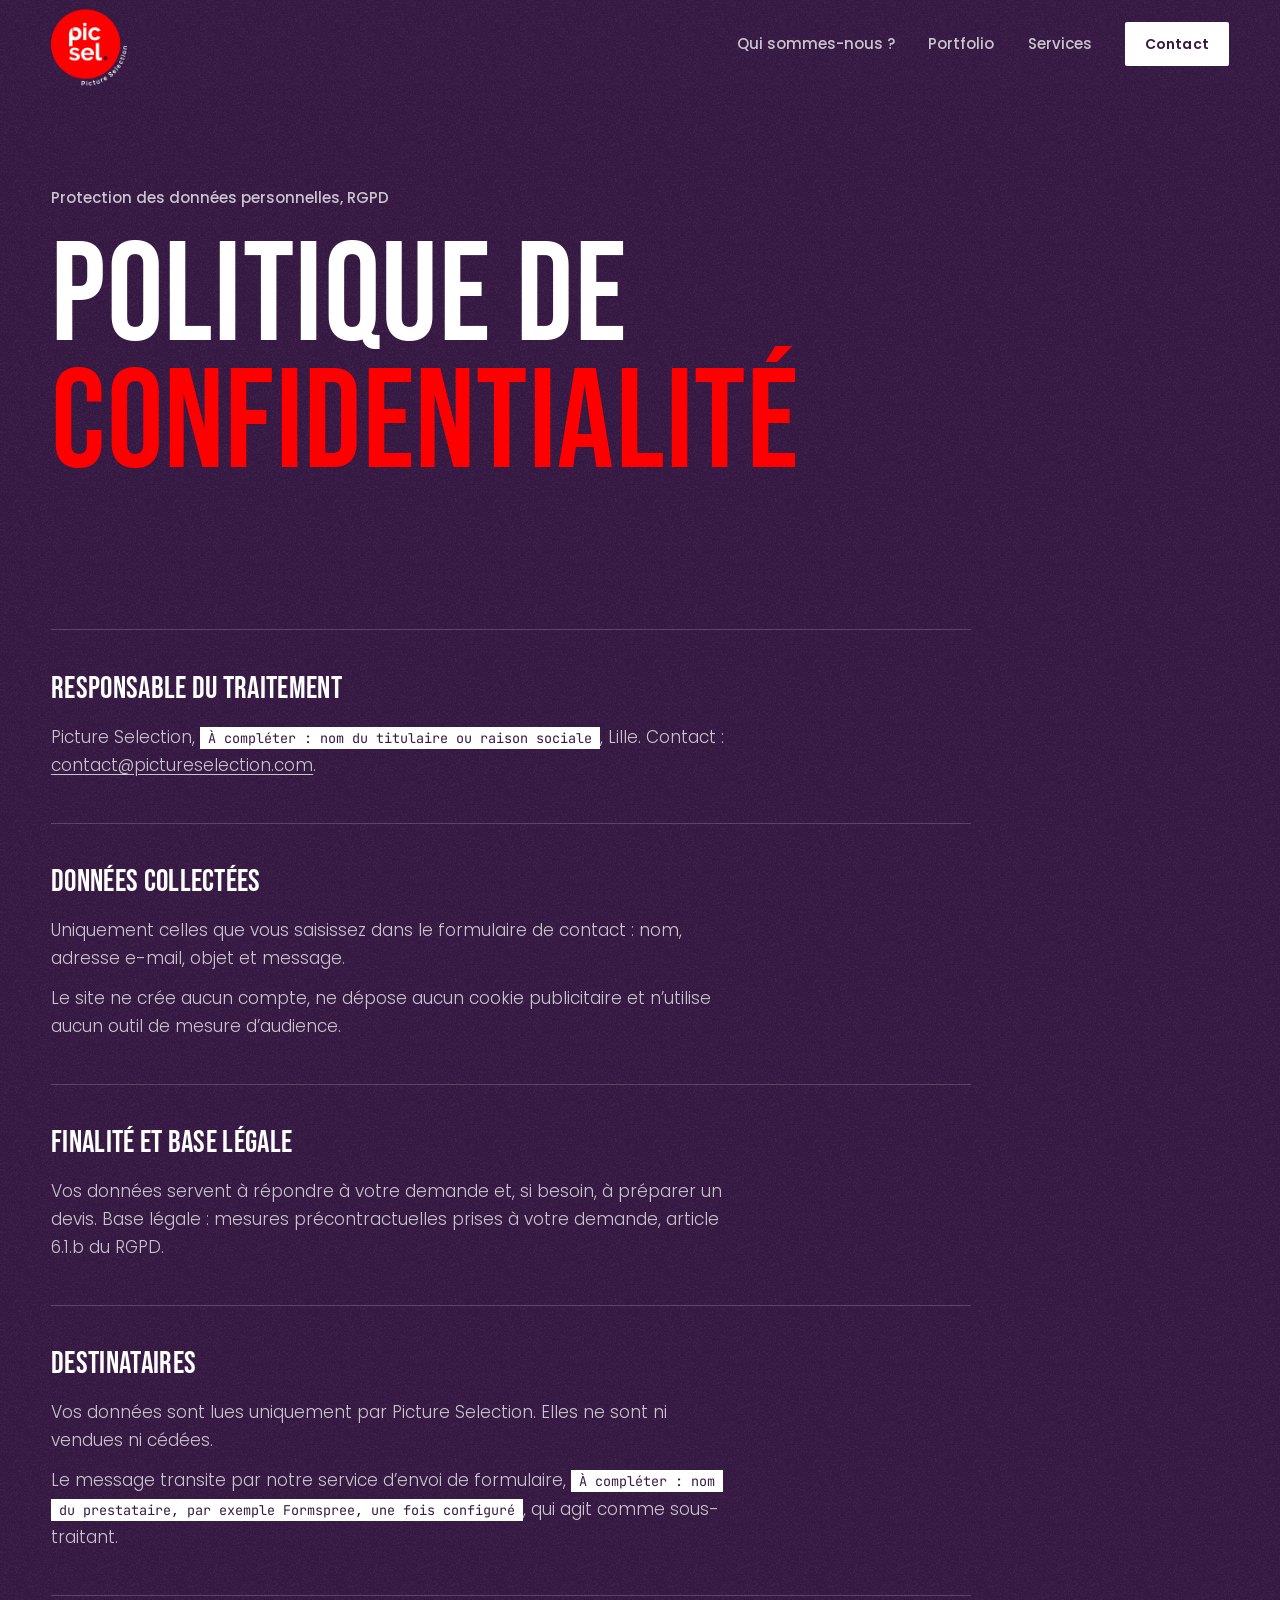
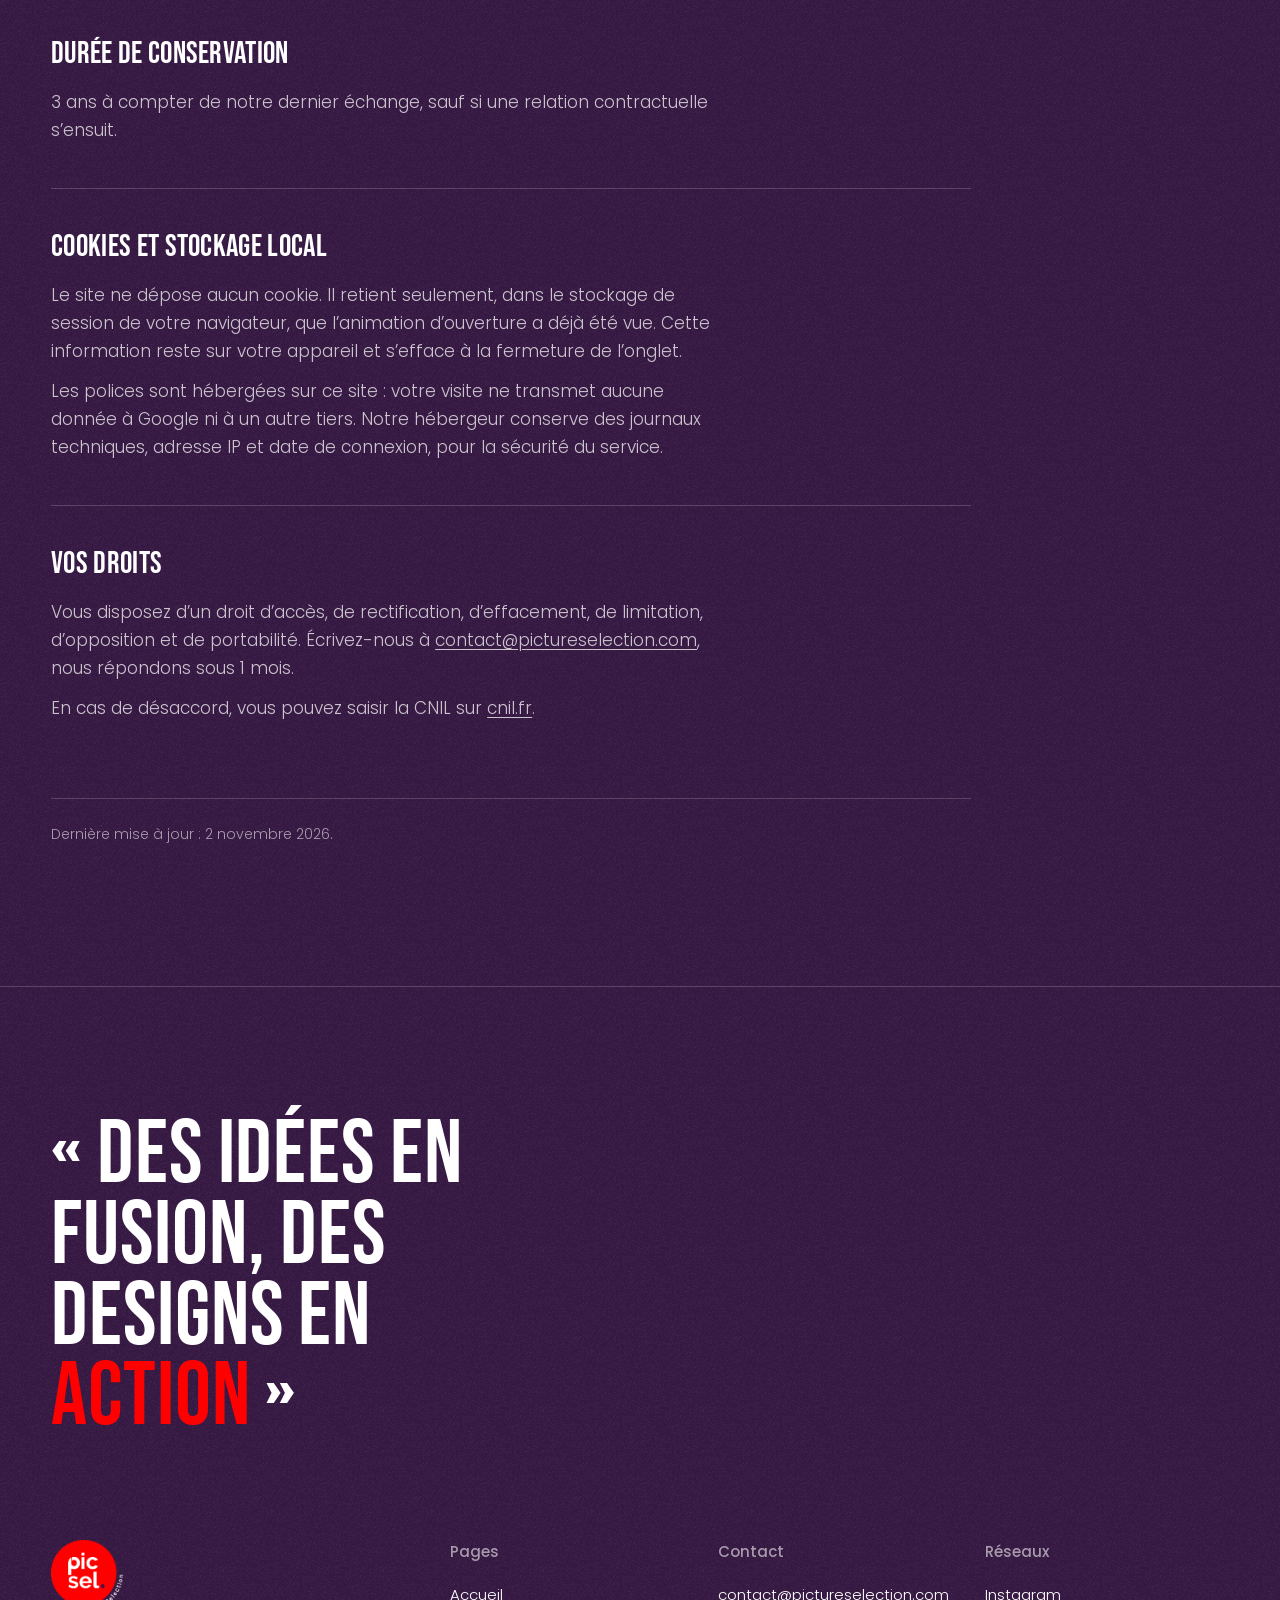
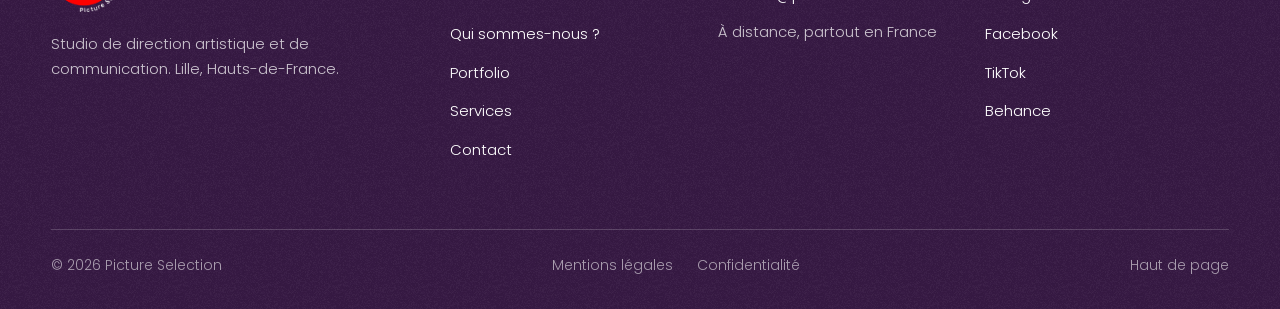
<file: confidentialite.html>
<!DOCTYPE html>
<html lang="fr">
<head>
<meta charset="utf-8">
<meta name="viewport" content="width=device-width, initial-scale=1">
<title>Politique de confidentialité | Picture Selection</title>
<meta name="description" content="Politique de confidentialité de Picture Selection : données collectées par le formulaire de contact, durée de conservation et vos droits RGPD.">
<link rel="canonical" href="https://pictureselection.com/confidentialite.html">
<meta name="theme-color" content="#371A44">
<meta property="og:type" content="website">
<meta property="og:locale" content="fr_FR">
<meta property="og:site_name" content="Picture Selection">
<meta property="og:url" content="https://pictureselection.com/confidentialite.html">
<meta property="og:title" content="Politique de confidentialité | Picture Selection">
<meta property="og:description" content="Politique de confidentialité de Picture Selection : données collectées par le formulaire de contact, durée de conservation et vos droits RGPD.">
<meta property="og:image" content="https://pictureselection.com/assets/img/og-picsel.jpg">
<meta property="og:image:width" content="1200">
<meta property="og:image:height" content="630">
<meta name="twitter:card" content="summary_large_image">
<link rel="icon" href="assets/img/favicon-32.png" sizes="32x32" type="image/png">
<link rel="apple-touch-icon" href="assets/img/favicon-180.png">
<link rel="preload" href="assets/fonts/bebas-neue-latin-400-normal.woff2" as="font" type="font/woff2" crossorigin>
<link rel="preload" href="assets/fonts/poppins-latin-300-normal.woff2" as="font" type="font/woff2" crossorigin>
<link rel="stylesheet" href="assets/css/style.css">
<script>document.documentElement.classList.add('js')</script>
</head>
<body>

<a class="skip" href="#contenu">Aller au contenu</a>

<header class="hd" data-header>
  <a class="hd-logo" href="index.html" aria-label="Picture Selection, accueil"><img src="assets/img/picsel-logo-mark.webp" width="76" height="76" alt=""></a>
  <nav class="hd-nav" aria-label="Navigation principale">
    <a href="about.html">Qui sommes-nous&nbsp;?</a>
    <a href="portfolio.html">Portfolio</a>
    <a href="services.html">Services</a>
    <a class="btn btn--sm" href="contact.html">Contact</a>
  </nav>
  <button class="hd-menu" type="button" aria-expanded="false" aria-controls="menu" data-menu-toggle><span data-menu-label>Menu</span></button>
</header>

<div class="menu" id="menu" data-menu hidden>
  <nav aria-label="Menu">
    <ul>
      <li><a class="menu-link" href="index.html" style="--i:0">Accueil</a></li>
      <li><a class="menu-link" href="about.html" style="--i:1">Qui sommes-nous&nbsp;?</a></li>
      <li><a class="menu-link" href="portfolio.html" style="--i:2">Portfolio</a></li>
      <li><a class="menu-link" href="services.html" style="--i:3">Services</a></li>
      <li><a class="menu-link" href="contact.html" style="--i:4">Contact</a></li>
    </ul>
  </nav>
  <div class="menu-foot">
    <a href="mailto:contact@pictureselection.com">contact@pictureselection.com</a>
    <p>Lille, Hauts-de-France</p>
  </div>
</div>

<main id="contenu" tabindex="-1">
<section class="hero ">
  <div class="wrap hero-grid">
    <h1 class="hero-title t-xl"><span class="kicker">Protection des données personnelles, RGPD</span><span class="hero-main" data-split>Politique de <span class="r">confidentialité</span></span></h1>
  </div>
</section>

<section class="sec legal">
  <div class="wrap legal-wrap">
    <section class="legal-block">
      <h2 class="t-s">Responsable du traitement</h2>
      <p>Picture Selection, <span class="todo">À compléter&nbsp;: nom du titulaire ou raison sociale</span>, Lille. Contact&nbsp;: <a href="mailto:contact@pictureselection.com">contact@pictureselection.com</a>.</p>
    </section>
    <section class="legal-block">
      <h2 class="t-s">Données collectées</h2>
      <p>Uniquement celles que vous saisissez dans le formulaire de contact&nbsp;: nom, adresse e-mail, objet et message.</p>
      <p>Le site ne crée aucun compte, ne dépose aucun cookie publicitaire et n’utilise aucun outil de mesure d’audience.</p>
    </section>
    <section class="legal-block">
      <h2 class="t-s">Finalité et base légale</h2>
      <p>Vos données servent à répondre à votre demande et, si besoin, à préparer un devis. Base légale&nbsp;: mesures précontractuelles prises à votre demande, article 6.1.b du RGPD.</p>
    </section>
    <section class="legal-block">
      <h2 class="t-s">Destinataires</h2>
      <p>Vos données sont lues uniquement par Picture Selection. Elles ne sont ni vendues ni cédées.</p>
      <p>Le message transite par notre service d’envoi de formulaire, <span class="todo">À compléter&nbsp;: nom du prestataire, par exemple Formspree, une fois configuré</span>, qui agit comme sous-traitant.</p>
    </section>
    <section class="legal-block">
      <h2 class="t-s">Durée de conservation</h2>
      <p>3 ans à compter de notre dernier échange, sauf si une relation contractuelle s’ensuit.</p>
    </section>
    <section class="legal-block">
      <h2 class="t-s">Cookies et stockage local</h2>
      <p>Le site ne dépose aucun cookie. Il retient seulement, dans le stockage de session de votre navigateur, que l’animation d’ouverture a déjà été vue. Cette information reste sur votre appareil et s’efface à la fermeture de l’onglet.</p>
      <p>Les polices sont hébergées sur ce site&nbsp;: votre visite ne transmet aucune donnée à Google ni à un autre tiers. Notre hébergeur conserve des journaux techniques, adresse IP et date de connexion, pour la sécurité du service.</p>
    </section>
    <section class="legal-block">
      <h2 class="t-s">Vos droits</h2>
      <p>Vous disposez d’un droit d’accès, de rectification, d’effacement, de limitation, d’opposition et de portabilité. Écrivez-nous à <a href="mailto:contact@pictureselection.com">contact@pictureselection.com</a>, nous répondons sous 1 mois.</p>
      <p>En cas de désaccord, vous pouvez saisir la CNIL sur <a href="https://www.cnil.fr">cnil.fr</a>.</p>
    </section>
    <p class="legal-date">Dernière mise à jour&nbsp;: 2 novembre 2026.</p>
  </div>
</section>
</main>

<footer class="ft">
  <div class="wrap">
    <p class="ft-sign t-l" data-split>«&nbsp;Des idées en fusion, des designs en <span class="nw"><span class="r">action</span>&nbsp;»</span></p>
    <div class="ft-grid">
      <div class="ft-id">
        <img src="assets/img/picsel-logo-mark.webp" width="72" height="72" alt="Picture Selection" loading="lazy">
        <p>Studio de direction artistique et de communication. Lille, Hauts-de-France.</p>
      </div>
      <nav class="ft-col" aria-label="Pages du site">
        <p class="ft-h">Pages</p>
        <a href="index.html">Accueil</a>
        <a href="about.html">Qui sommes-nous&nbsp;?</a>
        <a href="portfolio.html">Portfolio</a>
        <a href="services.html">Services</a>
        <a href="contact.html">Contact</a>
      </nav>
      <div class="ft-col">
        <p class="ft-h">Contact</p>
        <a href="mailto:contact@pictureselection.com">contact@pictureselection.com</a>
        <p>À distance, partout en France</p>
      </div>
      <div class="ft-col">
        <p class="ft-h">Réseaux</p>
        <a href="https://www.instagram.com/picture.selection">Instagram</a>
        <a href="https://www.facebook.com/picselcrea">Facebook</a>
        <a href="https://www.tiktok.com/@picselcrea">TikTok</a>
        <a href="https://www.behance.net/picture-selection">Behance</a>
      </div>
    </div>
    <div class="ft-bottom">
      <p>© 2026 Picture Selection</p>
      <nav class="ft-legal" aria-label="Informations légales">
        <a href="mentions-legales.html">Mentions légales</a>
        <a href="confidentialite.html">Confidentialité</a>
      </nav>
      <a href="#contenu">Haut de page</a>
    </div>
  </div>
</footer>

<script src="assets/js/main.js" defer></script>
</body>
</html>
</file>
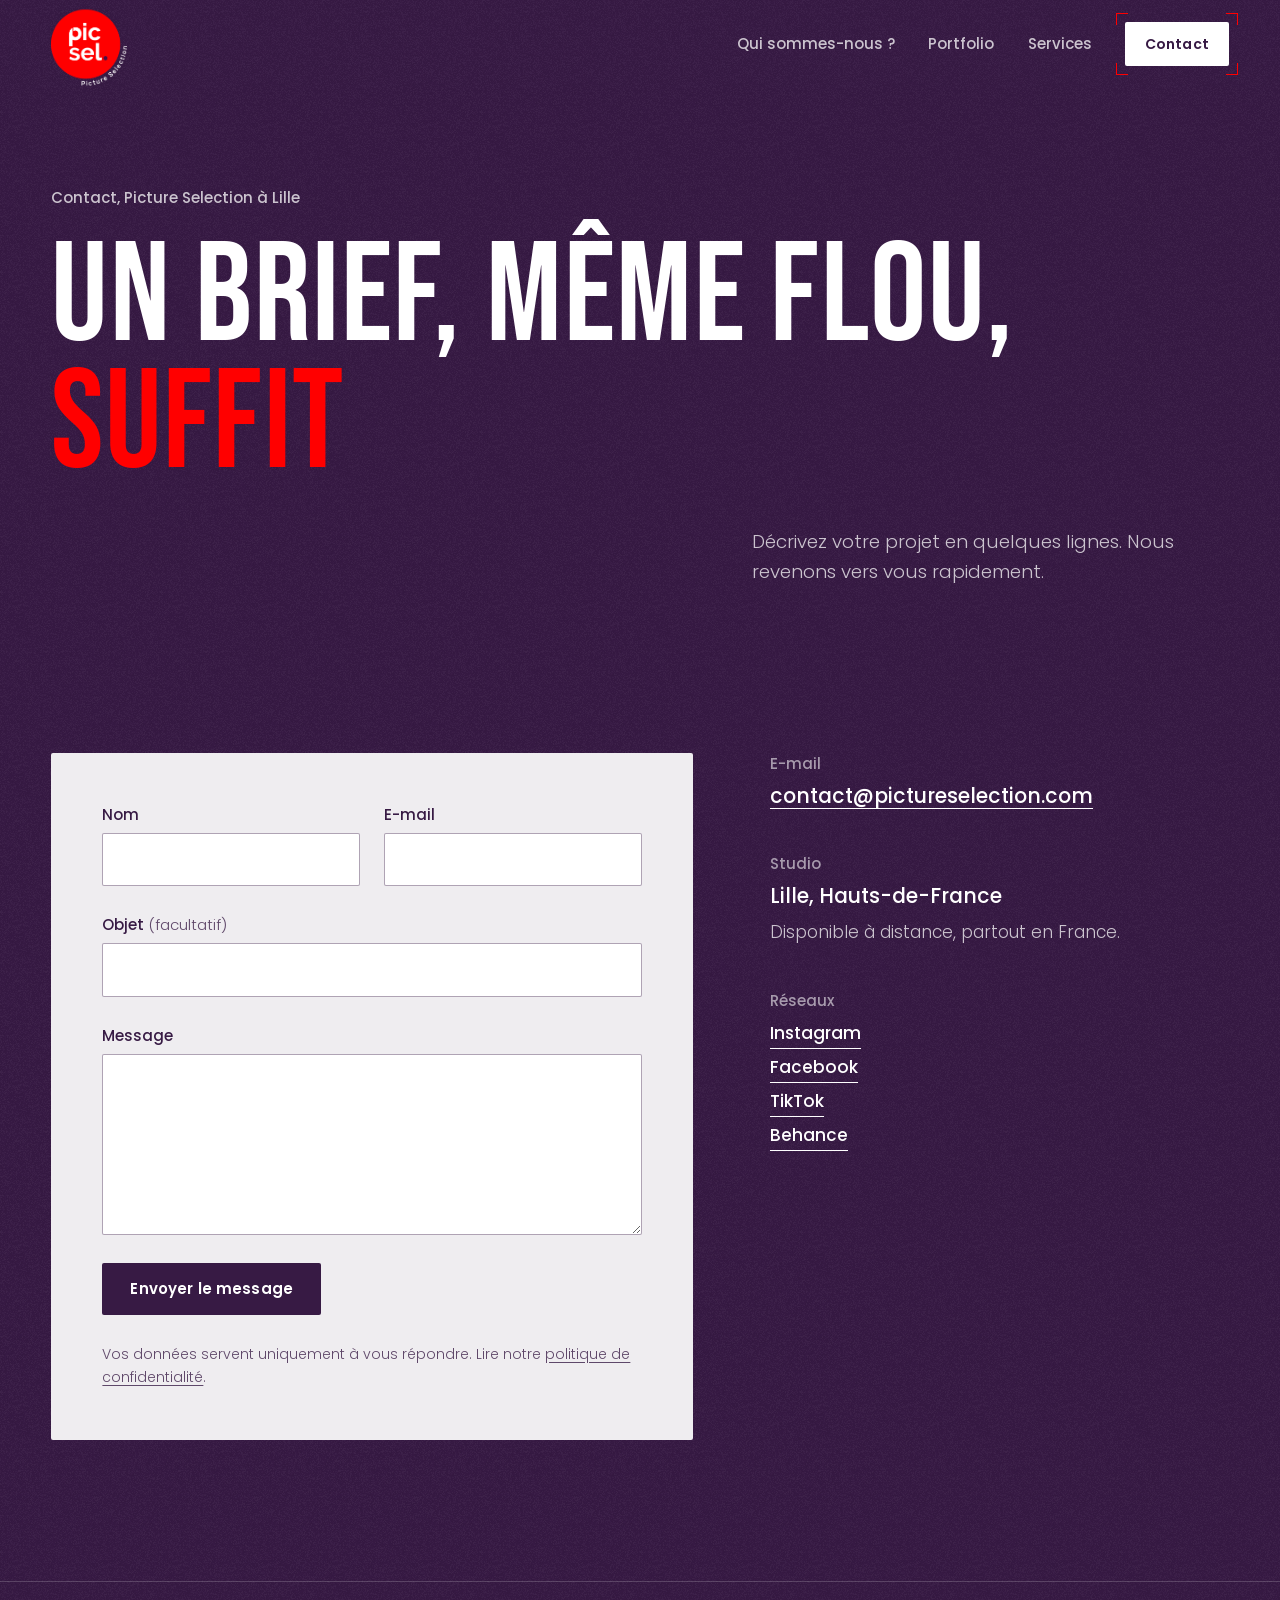
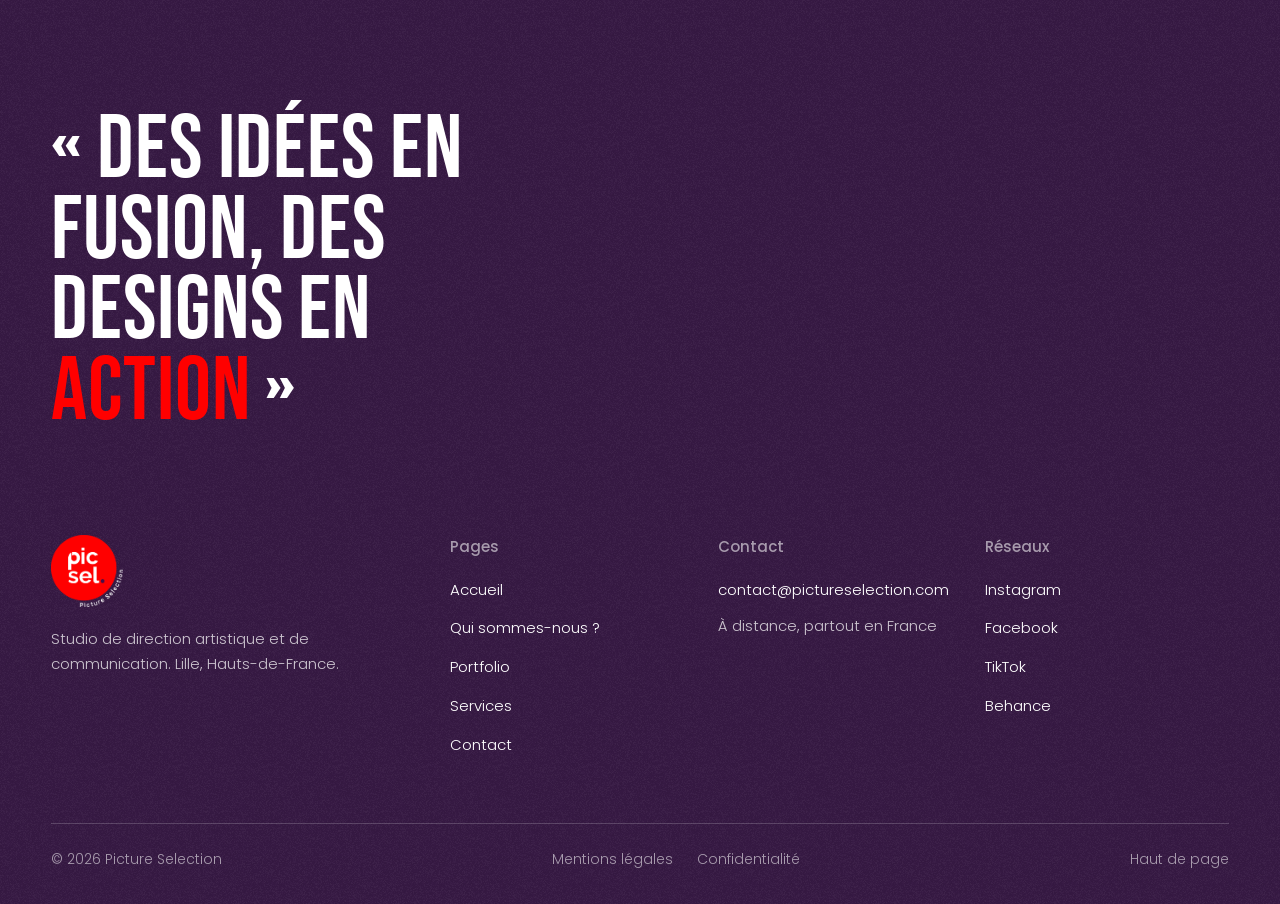
<file: contact.html>
<!DOCTYPE html>
<html lang="fr">
<head>
<meta charset="utf-8">
<meta name="viewport" content="width=device-width, initial-scale=1">
<title>Contact | Picture Selection, direction artistique à Lille</title>
<meta name="description" content="Contactez Picture Selection, studio de direction artistique à Lille. Décrivez votre projet, même en quelques lignes.">
<link rel="canonical" href="https://pictureselection.com/contact.html">
<meta name="theme-color" content="#371A44">
<meta property="og:type" content="website">
<meta property="og:locale" content="fr_FR">
<meta property="og:site_name" content="Picture Selection">
<meta property="og:url" content="https://pictureselection.com/contact.html">
<meta property="og:title" content="Contact | Picture Selection, direction artistique à Lille">
<meta property="og:description" content="Contactez Picture Selection, studio de direction artistique à Lille. Décrivez votre projet, même en quelques lignes.">
<meta property="og:image" content="https://pictureselection.com/assets/img/og-picsel.jpg">
<meta property="og:image:width" content="1200">
<meta property="og:image:height" content="630">
<meta name="twitter:card" content="summary_large_image">
<link rel="icon" href="assets/img/favicon-32.png" sizes="32x32" type="image/png">
<link rel="apple-touch-icon" href="assets/img/favicon-180.png">
<link rel="preload" href="assets/fonts/bebas-neue-latin-400-normal.woff2" as="font" type="font/woff2" crossorigin>
<link rel="preload" href="assets/fonts/poppins-latin-300-normal.woff2" as="font" type="font/woff2" crossorigin>
<link rel="stylesheet" href="assets/css/style.css">
<script>document.documentElement.classList.add('js')</script>
</head>
<body>

<a class="skip" href="#contenu">Aller au contenu</a>

<header class="hd" data-header>
  <a class="hd-logo" href="index.html" aria-label="Picture Selection, accueil"><img src="assets/img/picsel-logo-mark.webp" width="76" height="76" alt=""></a>
  <nav class="hd-nav" aria-label="Navigation principale">
    <a href="about.html">Qui sommes-nous&nbsp;?</a>
    <a href="portfolio.html">Portfolio</a>
    <a href="services.html">Services</a>
    <a class="btn btn--sm" href="contact.html" aria-current="page">Contact</a>
  </nav>
  <button class="hd-menu" type="button" aria-expanded="false" aria-controls="menu" data-menu-toggle><span data-menu-label>Menu</span></button>
</header>

<div class="menu" id="menu" data-menu hidden>
  <nav aria-label="Menu">
    <ul>
      <li><a class="menu-link" href="index.html" style="--i:0">Accueil</a></li>
      <li><a class="menu-link" href="about.html" style="--i:1">Qui sommes-nous&nbsp;?</a></li>
      <li><a class="menu-link" href="portfolio.html" style="--i:2">Portfolio</a></li>
      <li><a class="menu-link" href="services.html" style="--i:3">Services</a></li>
      <li><a class="menu-link" href="contact.html" style="--i:4" aria-current="page">Contact</a></li>
    </ul>
  </nav>
  <div class="menu-foot">
    <a href="mailto:contact@pictureselection.com">contact@pictureselection.com</a>
    <p>Lille, Hauts-de-France</p>
  </div>
</div>

<main id="contenu" tabindex="-1">
<section class="hero ">
  <div class="wrap hero-grid">
    <h1 class="hero-title t-xl"><span class="kicker">Contact, Picture Selection à Lille</span><span class="hero-main" data-split>Un brief, même flou, <span class="r">suffit</span></span></h1>
    <div class="hero-side">
      <p class="lead">Décrivez votre projet en quelques lignes. Nous revenons vers vous rapidement.</p>
    </div>
  </div>
</section>

<section class="sec contact">
  <div class="wrap contact-grid">
    <div class="form-card light">
      <form class="form" data-contact-form action="https://formspree.io/f/YOUR_FORM_ID" method="POST" novalidate>
        <input type="hidden" name="_subject" value="Nouveau message du site pictureselection.com">
        <div class="form-row">
          <div class="field">
            <label for="f-name">Nom</label>
            <input id="f-name" name="name" type="text" autocomplete="name" required aria-describedby="f-name-err">
            <p class="field-err" id="f-name-err" hidden></p>
          </div>
          <div class="field">
            <label for="f-email">E-mail</label>
            <input id="f-email" name="email" type="email" autocomplete="email" required aria-describedby="f-email-err">
            <p class="field-err" id="f-email-err" hidden></p>
          </div>
        </div>
        <div class="field">
          <label for="f-subject">Objet <span class="opt">(facultatif)</span></label>
          <input id="f-subject" name="subject" type="text">
        </div>
        <div class="field">
          <label for="f-message">Message</label>
          <textarea id="f-message" name="message" rows="6" required aria-describedby="f-message-err"></textarea>
          <p class="field-err" id="f-message-err" hidden></p>
        </div>
        <button class="btn btn--dark" type="submit" data-submit>Envoyer le message</button>
        <p class="form-status" role="status" data-form-status></p>
        <p class="form-note">Vos données servent uniquement à vous répondre. Lire notre <a href="confidentialite.html">politique de confidentialité</a>.</p>
      </form>
      <div class="form-done" data-form-done hidden>
        <h2 class="t-m" tabindex="-1" data-form-done-title>Message <span class="r">envoyé</span></h2>
        <p>Merci. Nous revenons vers vous rapidement.</p>
      </div>
    </div>
    <div class="contact-info">
      <div class="info-block">
        <h2 class="info-h">E-mail</h2>
        <a class="info-big" href="mailto:contact@pictureselection.com">contact@pictureselection.com</a>
      </div>
      <div class="info-block">
        <h2 class="info-h">Studio</h2>
        <p class="info-big">Lille, Hauts-de-France</p>
        <p>Disponible à distance, partout en France.</p>
      </div>
      <div class="info-block">
        <h2 class="info-h">Réseaux</h2>
        <ul class="info-links">
          <li><a href="https://www.instagram.com/picture.selection">Instagram</a></li>
          <li><a href="https://www.facebook.com/picselcrea">Facebook</a></li>
          <li><a href="https://www.tiktok.com/@picselcrea">TikTok</a></li>
          <li><a href="https://www.behance.net/picture-selection">Behance</a></li>
        </ul>
      </div>
    </div>
  </div>
</section>
</main>

<footer class="ft">
  <div class="wrap">
    <p class="ft-sign t-l" data-split>«&nbsp;Des idées en fusion, des designs en <span class="nw"><span class="r">action</span>&nbsp;»</span></p>
    <div class="ft-grid">
      <div class="ft-id">
        <img src="assets/img/picsel-logo-mark.webp" width="72" height="72" alt="Picture Selection" loading="lazy">
        <p>Studio de direction artistique et de communication. Lille, Hauts-de-France.</p>
      </div>
      <nav class="ft-col" aria-label="Pages du site">
        <p class="ft-h">Pages</p>
        <a href="index.html">Accueil</a>
        <a href="about.html">Qui sommes-nous&nbsp;?</a>
        <a href="portfolio.html">Portfolio</a>
        <a href="services.html">Services</a>
        <a href="contact.html">Contact</a>
      </nav>
      <div class="ft-col">
        <p class="ft-h">Contact</p>
        <a href="mailto:contact@pictureselection.com">contact@pictureselection.com</a>
        <p>À distance, partout en France</p>
      </div>
      <div class="ft-col">
        <p class="ft-h">Réseaux</p>
        <a href="https://www.instagram.com/picture.selection">Instagram</a>
        <a href="https://www.facebook.com/picselcrea">Facebook</a>
        <a href="https://www.tiktok.com/@picselcrea">TikTok</a>
        <a href="https://www.behance.net/picture-selection">Behance</a>
      </div>
    </div>
    <div class="ft-bottom">
      <p>© 2026 Picture Selection</p>
      <nav class="ft-legal" aria-label="Informations légales">
        <a href="mentions-legales.html">Mentions légales</a>
        <a href="confidentialite.html">Confidentialité</a>
      </nav>
      <a href="#contenu">Haut de page</a>
    </div>
  </div>
</footer>

<script src="assets/js/main.js" defer></script>
</body>
</html>
</file>
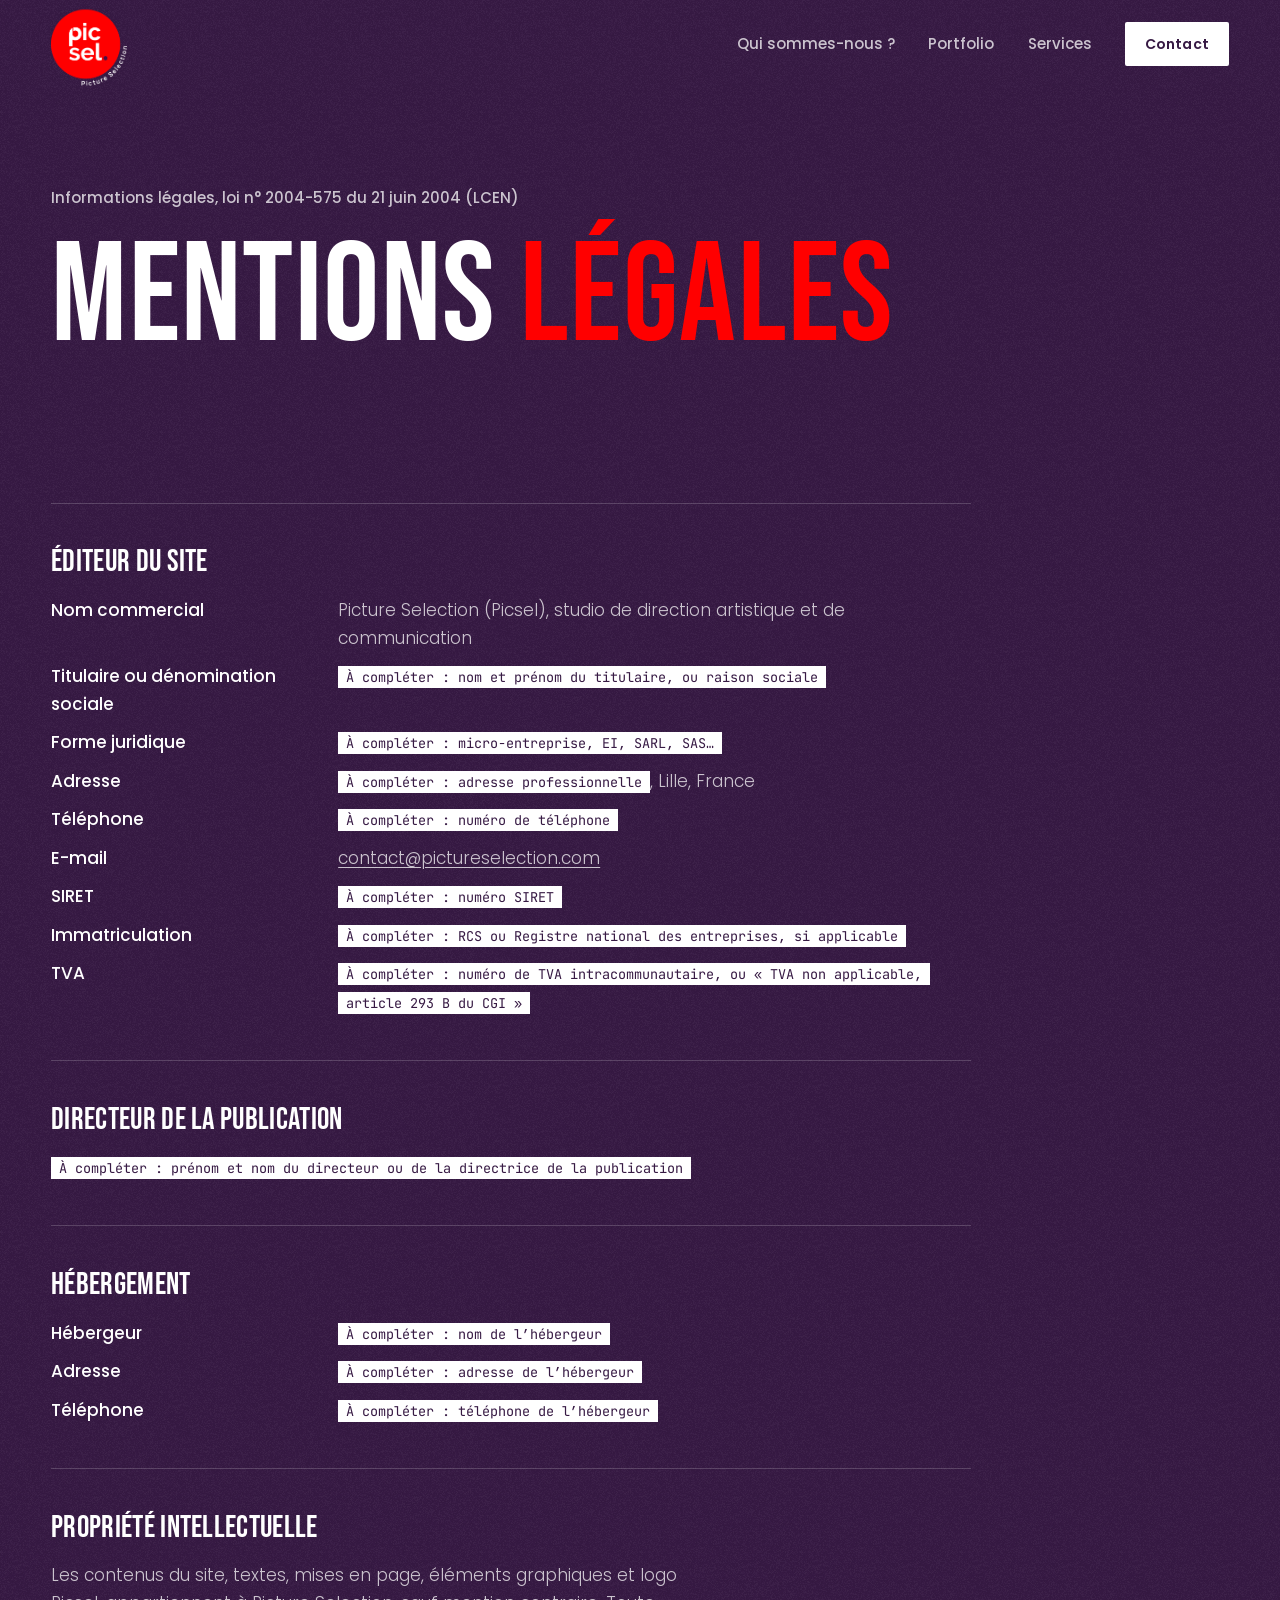
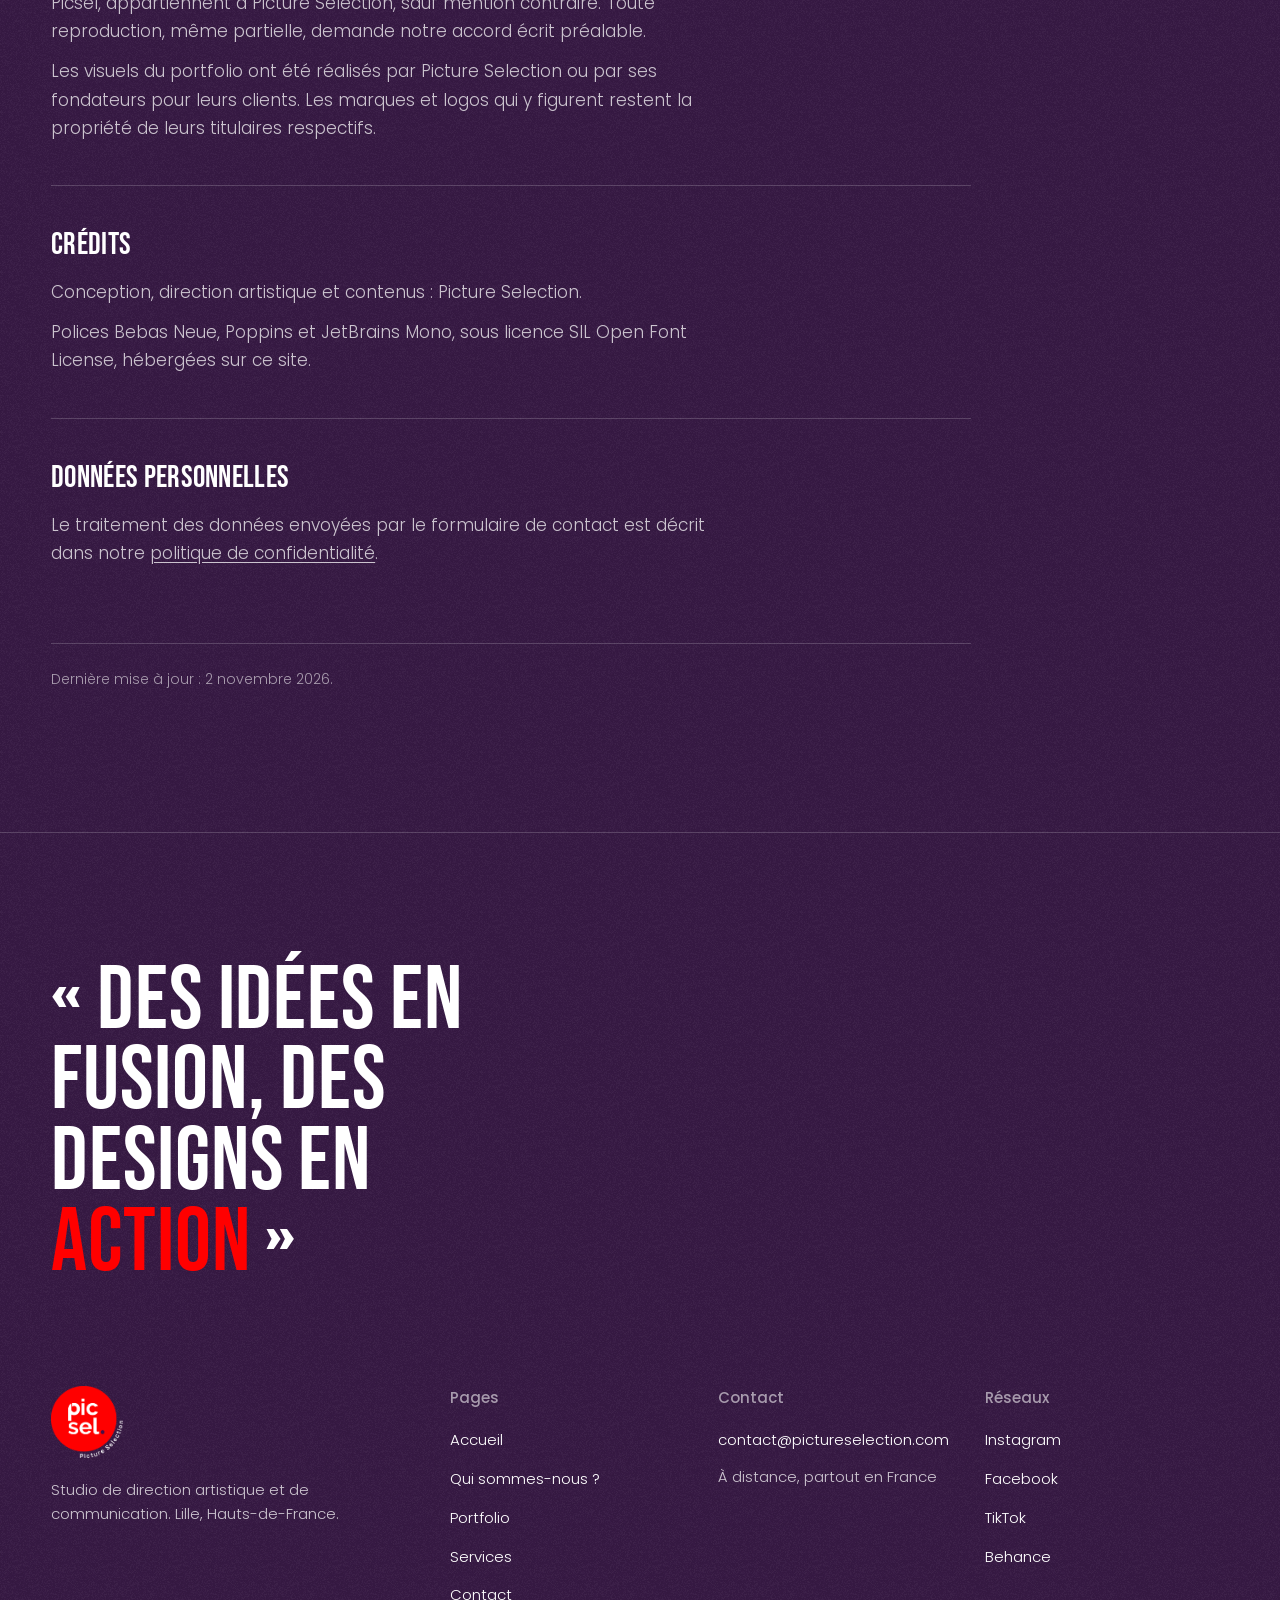
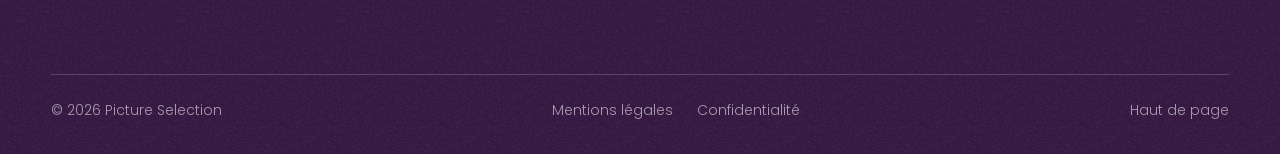
<file: mentions-legales.html>
<!DOCTYPE html>
<html lang="fr">
<head>
<meta charset="utf-8">
<meta name="viewport" content="width=device-width, initial-scale=1">
<title>Mentions légales | Picture Selection</title>
<meta name="description" content="Mentions légales du site pictureselection.com : éditeur, directeur de la publication, hébergeur et propriété intellectuelle.">
<link rel="canonical" href="https://pictureselection.com/mentions-legales.html">
<meta name="theme-color" content="#371A44">
<meta property="og:type" content="website">
<meta property="og:locale" content="fr_FR">
<meta property="og:site_name" content="Picture Selection">
<meta property="og:url" content="https://pictureselection.com/mentions-legales.html">
<meta property="og:title" content="Mentions légales | Picture Selection">
<meta property="og:description" content="Mentions légales du site pictureselection.com : éditeur, directeur de la publication, hébergeur et propriété intellectuelle.">
<meta property="og:image" content="https://pictureselection.com/assets/img/og-picsel.jpg">
<meta property="og:image:width" content="1200">
<meta property="og:image:height" content="630">
<meta name="twitter:card" content="summary_large_image">
<link rel="icon" href="assets/img/favicon-32.png" sizes="32x32" type="image/png">
<link rel="apple-touch-icon" href="assets/img/favicon-180.png">
<link rel="preload" href="assets/fonts/bebas-neue-latin-400-normal.woff2" as="font" type="font/woff2" crossorigin>
<link rel="preload" href="assets/fonts/poppins-latin-300-normal.woff2" as="font" type="font/woff2" crossorigin>
<link rel="stylesheet" href="assets/css/style.css">
<script>document.documentElement.classList.add('js')</script>
</head>
<body>

<a class="skip" href="#contenu">Aller au contenu</a>

<header class="hd" data-header>
  <a class="hd-logo" href="index.html" aria-label="Picture Selection, accueil"><img src="assets/img/picsel-logo-mark.webp" width="76" height="76" alt=""></a>
  <nav class="hd-nav" aria-label="Navigation principale">
    <a href="about.html">Qui sommes-nous&nbsp;?</a>
    <a href="portfolio.html">Portfolio</a>
    <a href="services.html">Services</a>
    <a class="btn btn--sm" href="contact.html">Contact</a>
  </nav>
  <button class="hd-menu" type="button" aria-expanded="false" aria-controls="menu" data-menu-toggle><span data-menu-label>Menu</span></button>
</header>

<div class="menu" id="menu" data-menu hidden>
  <nav aria-label="Menu">
    <ul>
      <li><a class="menu-link" href="index.html" style="--i:0">Accueil</a></li>
      <li><a class="menu-link" href="about.html" style="--i:1">Qui sommes-nous&nbsp;?</a></li>
      <li><a class="menu-link" href="portfolio.html" style="--i:2">Portfolio</a></li>
      <li><a class="menu-link" href="services.html" style="--i:3">Services</a></li>
      <li><a class="menu-link" href="contact.html" style="--i:4">Contact</a></li>
    </ul>
  </nav>
  <div class="menu-foot">
    <a href="mailto:contact@pictureselection.com">contact@pictureselection.com</a>
    <p>Lille, Hauts-de-France</p>
  </div>
</div>

<main id="contenu" tabindex="-1">
<section class="hero ">
  <div class="wrap hero-grid">
    <h1 class="hero-title t-xl"><span class="kicker">Informations légales, loi n° 2004-575 du 21 juin 2004 (LCEN)</span><span class="hero-main" data-split>Mentions <span class="r">légales</span></span></h1>
  </div>
</section>

<section class="sec legal">
  <div class="wrap legal-wrap">
    <section class="legal-block">
      <h2 class="t-s">Éditeur du site</h2>
      <dl class="legal-list">
        <dt>Nom commercial</dt><dd>Picture Selection (Picsel), studio de direction artistique et de communication</dd>
        <dt>Titulaire ou dénomination sociale</dt><dd><span class="todo">À compléter&nbsp;: nom et prénom du titulaire, ou raison sociale</span></dd>
        <dt>Forme juridique</dt><dd><span class="todo">À compléter&nbsp;: micro-entreprise, EI, SARL, SAS…</span></dd>
        <dt>Adresse</dt><dd><span class="todo">À compléter&nbsp;: adresse professionnelle</span>, Lille, France</dd>
        <dt>Téléphone</dt><dd><span class="todo">À compléter&nbsp;: numéro de téléphone</span></dd>
        <dt>E-mail</dt><dd><a href="mailto:contact@pictureselection.com">contact@pictureselection.com</a></dd>
        <dt>SIRET</dt><dd><span class="todo">À compléter&nbsp;: numéro SIRET</span></dd>
        <dt>Immatriculation</dt><dd><span class="todo">À compléter&nbsp;: RCS ou Registre national des entreprises, si applicable</span></dd>
        <dt>TVA</dt><dd><span class="todo">À compléter&nbsp;: numéro de TVA intracommunautaire, ou « TVA non applicable, article 293 B du CGI »</span></dd>
      </dl>
    </section>
    <section class="legal-block">
      <h2 class="t-s">Directeur de la publication</h2>
      <p><span class="todo">À compléter&nbsp;: prénom et nom du directeur ou de la directrice de la publication</span></p>
    </section>
    <section class="legal-block">
      <h2 class="t-s">Hébergement</h2>
      <dl class="legal-list">
        <dt>Hébergeur</dt><dd><span class="todo">À compléter&nbsp;: nom de l’hébergeur</span></dd>
        <dt>Adresse</dt><dd><span class="todo">À compléter&nbsp;: adresse de l’hébergeur</span></dd>
        <dt>Téléphone</dt><dd><span class="todo">À compléter&nbsp;: téléphone de l’hébergeur</span></dd>
      </dl>
    </section>
    <section class="legal-block">
      <h2 class="t-s">Propriété intellectuelle</h2>
      <p>Les contenus du site, textes, mises en page, éléments graphiques et logo Picsel, appartiennent à Picture Selection, sauf mention contraire. Toute reproduction, même partielle, demande notre accord écrit préalable.</p>
      <p>Les visuels du portfolio ont été réalisés par Picture Selection ou par ses fondateurs pour leurs clients. Les marques et logos qui y figurent restent la propriété de leurs titulaires respectifs.</p>
    </section>
    <section class="legal-block">
      <h2 class="t-s">Crédits</h2>
      <p>Conception, direction artistique et contenus&nbsp;: Picture Selection.</p>
      <p>Polices Bebas Neue, Poppins et JetBrains Mono, sous licence SIL Open Font License, hébergées sur ce site.</p>
    </section>
    <section class="legal-block">
      <h2 class="t-s">Données personnelles</h2>
      <p>Le traitement des données envoyées par le formulaire de contact est décrit dans notre <a href="confidentialite.html">politique de confidentialité</a>.</p>
    </section>
    <p class="legal-date">Dernière mise à jour&nbsp;: 2 novembre 2026.</p>
  </div>
</section>
</main>

<footer class="ft">
  <div class="wrap">
    <p class="ft-sign t-l" data-split>«&nbsp;Des idées en fusion, des designs en <span class="nw"><span class="r">action</span>&nbsp;»</span></p>
    <div class="ft-grid">
      <div class="ft-id">
        <img src="assets/img/picsel-logo-mark.webp" width="72" height="72" alt="Picture Selection" loading="lazy">
        <p>Studio de direction artistique et de communication. Lille, Hauts-de-France.</p>
      </div>
      <nav class="ft-col" aria-label="Pages du site">
        <p class="ft-h">Pages</p>
        <a href="index.html">Accueil</a>
        <a href="about.html">Qui sommes-nous&nbsp;?</a>
        <a href="portfolio.html">Portfolio</a>
        <a href="services.html">Services</a>
        <a href="contact.html">Contact</a>
      </nav>
      <div class="ft-col">
        <p class="ft-h">Contact</p>
        <a href="mailto:contact@pictureselection.com">contact@pictureselection.com</a>
        <p>À distance, partout en France</p>
      </div>
      <div class="ft-col">
        <p class="ft-h">Réseaux</p>
        <a href="https://www.instagram.com/picture.selection">Instagram</a>
        <a href="https://www.facebook.com/picselcrea">Facebook</a>
        <a href="https://www.tiktok.com/@picselcrea">TikTok</a>
        <a href="https://www.behance.net/picture-selection">Behance</a>
      </div>
    </div>
    <div class="ft-bottom">
      <p>© 2026 Picture Selection</p>
      <nav class="ft-legal" aria-label="Informations légales">
        <a href="mentions-legales.html">Mentions légales</a>
        <a href="confidentialite.html">Confidentialité</a>
      </nav>
      <a href="#contenu">Haut de page</a>
    </div>
  </div>
</footer>

<script src="assets/js/main.js" defer></script>
</body>
</html>
</file>
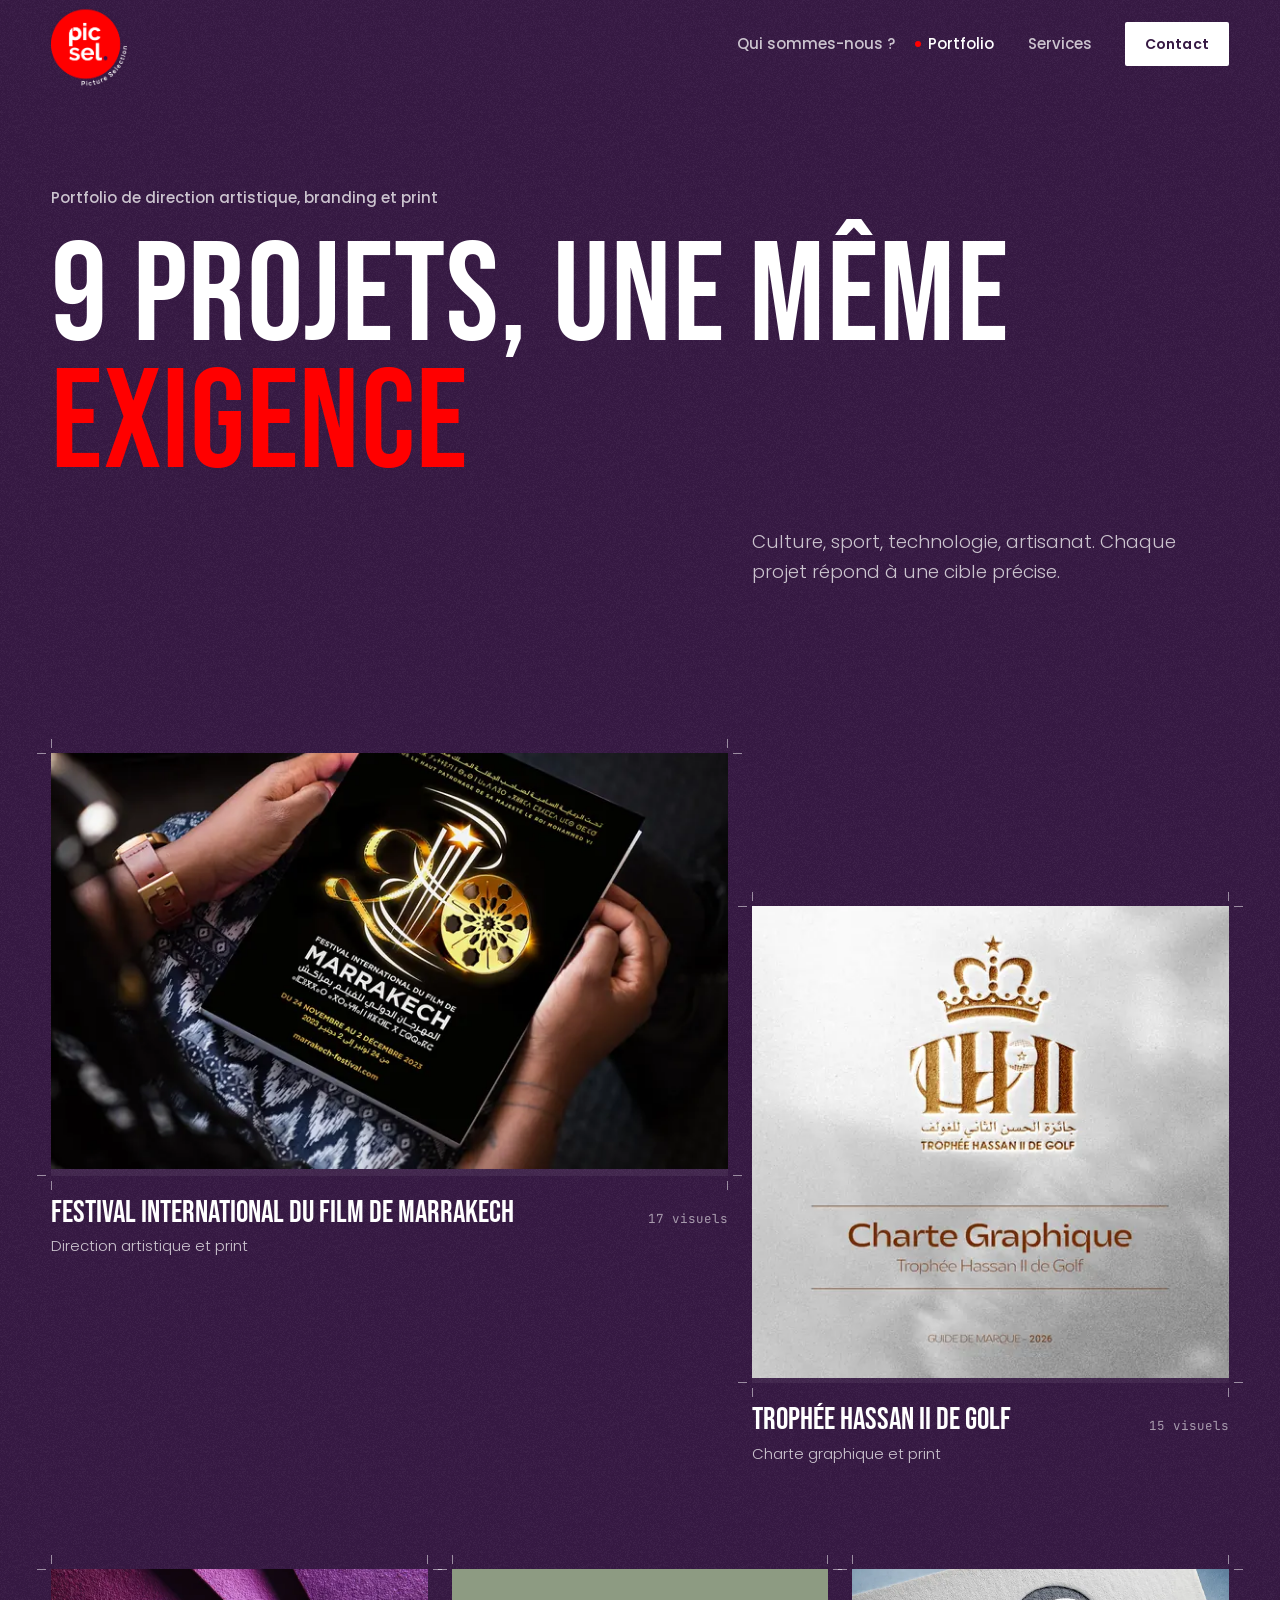
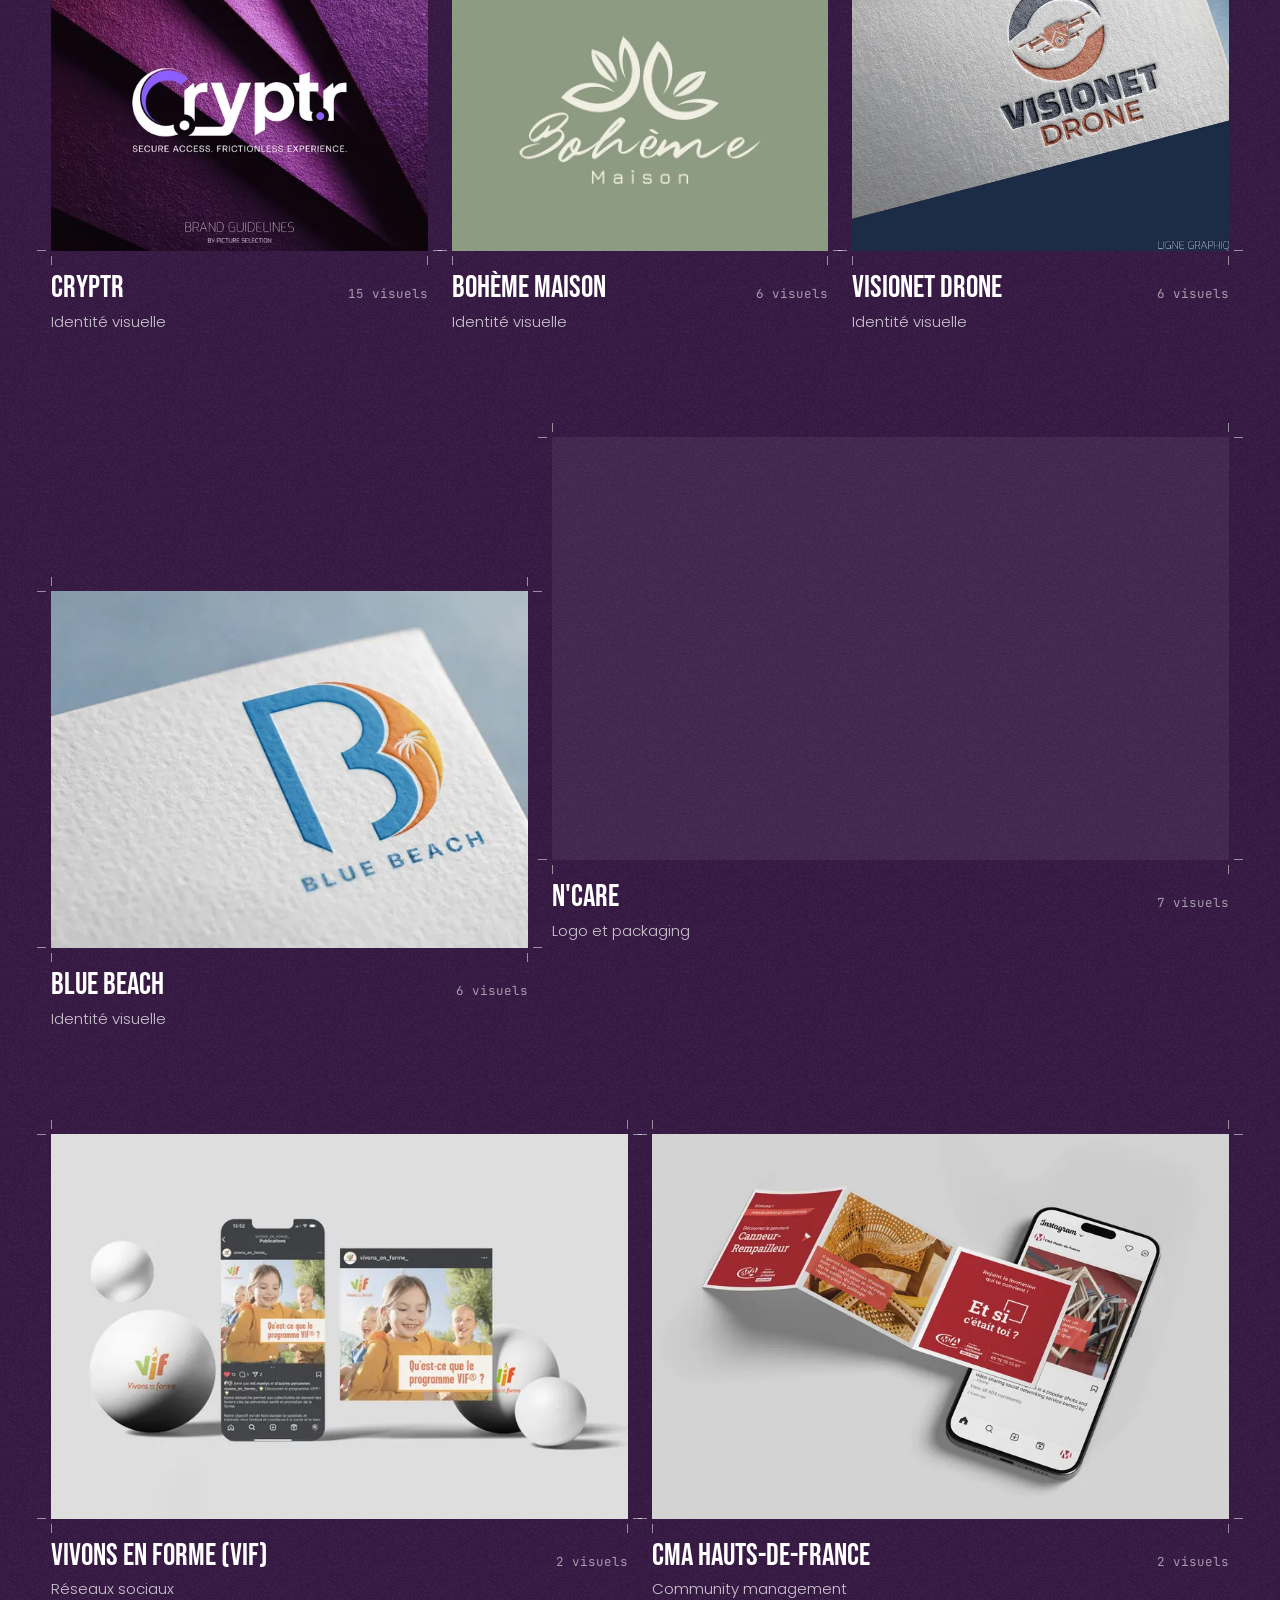
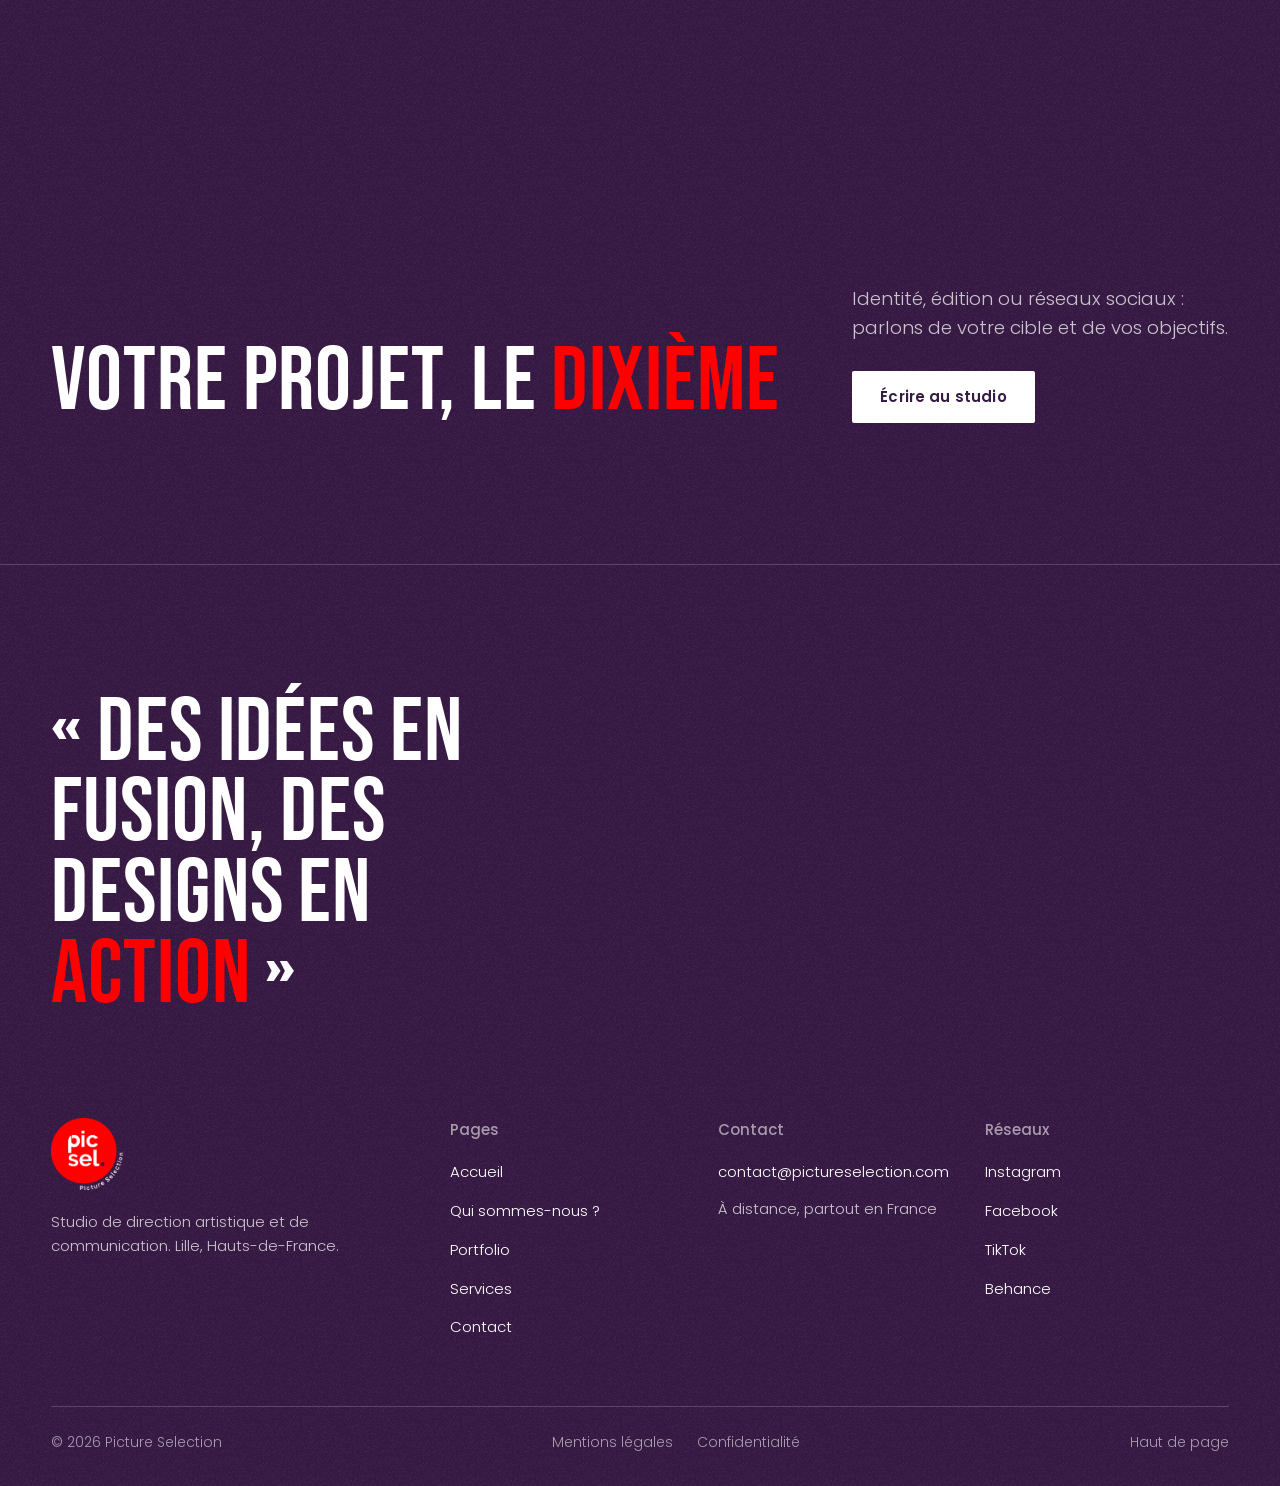
<file: portfolio.html>
<!DOCTYPE html>
<html lang="fr">
<head>
<meta charset="utf-8">
<meta name="viewport" content="width=device-width, initial-scale=1">
<title>Portfolio | Identité visuelle, print et digital | Picture Selection</title>
<meta name="description" content="9 projets de Picture Selection : Festival international du film de Marrakech, Trophée Hassan II de Golf, Cryptr, Bohème Maison, Visionet Drone et plus.">
<link rel="canonical" href="https://pictureselection.com/portfolio.html">
<meta name="theme-color" content="#371A44">
<meta property="og:type" content="website">
<meta property="og:locale" content="fr_FR">
<meta property="og:site_name" content="Picture Selection">
<meta property="og:url" content="https://pictureselection.com/portfolio.html">
<meta property="og:title" content="Portfolio | Identité visuelle, print et digital | Picture Selection">
<meta property="og:description" content="9 projets de Picture Selection : Festival international du film de Marrakech, Trophée Hassan II de Golf, Cryptr, Bohème Maison, Visionet Drone et plus.">
<meta property="og:image" content="https://pictureselection.com/assets/img/og-picsel.jpg">
<meta property="og:image:width" content="1200">
<meta property="og:image:height" content="630">
<meta name="twitter:card" content="summary_large_image">
<link rel="icon" href="assets/img/favicon-32.png" sizes="32x32" type="image/png">
<link rel="apple-touch-icon" href="assets/img/favicon-180.png">
<link rel="preload" href="assets/fonts/bebas-neue-latin-400-normal.woff2" as="font" type="font/woff2" crossorigin>
<link rel="preload" href="assets/fonts/poppins-latin-300-normal.woff2" as="font" type="font/woff2" crossorigin>
<link rel="stylesheet" href="assets/css/style.css">
<script>document.documentElement.classList.add('js')</script>
</head>
<body>

<a class="skip" href="#contenu">Aller au contenu</a>

<header class="hd" data-header>
  <a class="hd-logo" href="index.html" aria-label="Picture Selection, accueil"><img src="assets/img/picsel-logo-mark.webp" width="76" height="76" alt=""></a>
  <nav class="hd-nav" aria-label="Navigation principale">
    <a href="about.html">Qui sommes-nous&nbsp;?</a>
    <a href="portfolio.html" aria-current="page">Portfolio</a>
    <a href="services.html">Services</a>
    <a class="btn btn--sm" href="contact.html">Contact</a>
  </nav>
  <button class="hd-menu" type="button" aria-expanded="false" aria-controls="menu" data-menu-toggle><span data-menu-label>Menu</span></button>
</header>

<div class="menu" id="menu" data-menu hidden>
  <nav aria-label="Menu">
    <ul>
      <li><a class="menu-link" href="index.html" style="--i:0">Accueil</a></li>
      <li><a class="menu-link" href="about.html" style="--i:1">Qui sommes-nous&nbsp;?</a></li>
      <li><a class="menu-link" href="portfolio.html" style="--i:2" aria-current="page">Portfolio</a></li>
      <li><a class="menu-link" href="services.html" style="--i:3">Services</a></li>
      <li><a class="menu-link" href="contact.html" style="--i:4">Contact</a></li>
    </ul>
  </nav>
  <div class="menu-foot">
    <a href="mailto:contact@pictureselection.com">contact@pictureselection.com</a>
    <p>Lille, Hauts-de-France</p>
  </div>
</div>

<main id="contenu" tabindex="-1">
<section class="hero ">
  <div class="wrap hero-grid">
    <h1 class="hero-title t-xl"><span class="kicker">Portfolio de direction artistique, branding et print</span><span class="hero-main" data-split>9 projets, une même <span class="r">exigence</span></span></h1>
    <div class="hero-side">
      <p class="lead">Culture, sport, technologie, artisanat. Chaque projet répond à une cible précise.</p>
    </div>
  </div>
</section>

<section class="sec work work--all">
  <div class="wrap">
    <h2 class="sr-only">Projets</h2>
    <ul class="cards">
      <li class="card card--a" data-reveal>
        <button class="card-btn" type="button" data-gallery="festival-marrakech" data-title="Festival international du film de Marrakech" aria-label="Ouvrir la galerie Festival international du film de Marrakech, 17 visuels">
          <span class="media"><span class="px" data-parallax><img src="assets/img/portfolio/festival-marrakech/1-thumb.webp" srcset="assets/img/portfolio/festival-marrakech/1-thumb.webp 800w, assets/img/portfolio/festival-marrakech/1.webp 1600w" sizes="(min-width: 900px) 58vw, 100vw" width="800" height="500" alt="" loading="eager" decoding="async"></span></span>
          <span class="vf vf--card" aria-hidden="true"><i></i><i></i><i></i><i></i><b></b><span class="vf-info mono">1600 × 1000 px</span></span>
        </button>
        <div class="card-meta">
          <h3 class="card-title">Festival international du film de Marrakech</h3>
          <p class="card-tag">Direction artistique et print</p>
          <p class="card-count mono">17 visuels</p>
        </div>
      </li>
      <li class="card card--b" data-reveal>
        <button class="card-btn" type="button" data-gallery="trophee-hassan-ii" data-title="Trophée Hassan II de Golf" aria-label="Ouvrir la galerie Trophée Hassan II de Golf, 15 visuels">
          <span class="media"><span class="px" data-parallax><img src="assets/img/portfolio/trophee-hassan-ii/1-thumb.webp" srcset="assets/img/portfolio/trophee-hassan-ii/1-thumb.webp 800w, assets/img/portfolio/trophee-hassan-ii/1.webp 1600w" sizes="(min-width: 900px) 42vw, 100vw" width="800" height="566" alt="" loading="eager" decoding="async"></span></span>
          <span class="vf vf--card" aria-hidden="true"><i></i><i></i><i></i><i></i><b></b><span class="vf-info mono">1600 × 1132 px</span></span>
        </button>
        <div class="card-meta">
          <h3 class="card-title">Trophée Hassan II de Golf</h3>
          <p class="card-tag">Charte graphique et print</p>
          <p class="card-count mono">15 visuels</p>
        </div>
      </li>
      <li class="card card--c" data-reveal>
        <button class="card-btn" type="button" data-gallery="cryptr" data-title="Cryptr" aria-label="Ouvrir la galerie Cryptr, 15 visuels">
          <span class="media"><span class="px" data-parallax><img src="assets/img/portfolio/cryptr/1-thumb.webp" srcset="assets/img/portfolio/cryptr/1-thumb.webp 800w, assets/img/portfolio/cryptr/1.webp 1600w" sizes="(min-width: 900px) 33vw, 100vw" width="800" height="450" alt="" loading="lazy" decoding="async"></span></span>
          <span class="vf vf--card" aria-hidden="true"><i></i><i></i><i></i><i></i><b></b><span class="vf-info mono">1600 × 900 px</span></span>
        </button>
        <div class="card-meta">
          <h3 class="card-title">Cryptr</h3>
          <p class="card-tag">Identité visuelle</p>
          <p class="card-count mono">15 visuels</p>
        </div>
      </li>
      <li class="card card--c" data-reveal>
        <button class="card-btn" type="button" data-gallery="boheme-maison" data-title="Bohème Maison" aria-label="Ouvrir la galerie Bohème Maison, 6 visuels">
          <span class="media"><span class="px" data-parallax><img src="assets/img/portfolio/boheme-maison/2-thumb.webp" srcset="assets/img/portfolio/boheme-maison/2-thumb.webp 800w, assets/img/portfolio/boheme-maison/2.webp 1600w" sizes="(min-width: 900px) 33vw, 100vw" width="800" height="800" alt="" loading="lazy" decoding="async"></span></span>
          <span class="vf vf--card" aria-hidden="true"><i></i><i></i><i></i><i></i><b></b><span class="vf-info mono">1600 × 1600 px</span></span>
        </button>
        <div class="card-meta">
          <h3 class="card-title">Bohème Maison</h3>
          <p class="card-tag">Identité visuelle</p>
          <p class="card-count mono">6 visuels</p>
        </div>
      </li>
      <li class="card card--c" data-reveal>
        <button class="card-btn" type="button" data-gallery="visionet-drone" data-title="Visionet Drone" aria-label="Ouvrir la galerie Visionet Drone, 6 visuels">
          <span class="media"><span class="px" data-parallax><img src="assets/img/portfolio/visionet-drone/1-thumb.webp" srcset="assets/img/portfolio/visionet-drone/1-thumb.webp 800w, assets/img/portfolio/visionet-drone/1.webp 1191w" sizes="(min-width: 900px) 33vw, 100vw" width="800" height="566" alt="" loading="lazy" decoding="async"></span></span>
          <span class="vf vf--card" aria-hidden="true"><i></i><i></i><i></i><i></i><b></b><span class="vf-info mono">1191 × 842 px</span></span>
        </button>
        <div class="card-meta">
          <h3 class="card-title">Visionet Drone</h3>
          <p class="card-tag">Identité visuelle</p>
          <p class="card-count mono">6 visuels</p>
        </div>
      </li>
      <li class="card card--b" data-reveal>
        <button class="card-btn" type="button" data-gallery="blue-beach" data-title="Blue Beach" aria-label="Ouvrir la galerie Blue Beach, 6 visuels">
          <span class="media" style="--ar: 4 / 3"><span class="px" data-parallax><img src="assets/img/portfolio/blue-beach/1-thumb.webp" srcset="assets/img/portfolio/blue-beach/1-thumb.webp 800w, assets/img/portfolio/blue-beach/1.webp 1600w" sizes="(min-width: 900px) 42vw, 100vw" width="800" height="480" alt="" loading="lazy" decoding="async"></span></span>
          <span class="vf vf--card" aria-hidden="true"><i></i><i></i><i></i><i></i><b></b><span class="vf-info mono">1600 × 960 px</span></span>
        </button>
        <div class="card-meta">
          <h3 class="card-title">Blue Beach</h3>
          <p class="card-tag">Identité visuelle</p>
          <p class="card-count mono">6 visuels</p>
        </div>
      </li>
      <li class="card card--a" data-reveal>
        <button class="card-btn" type="button" data-gallery="ncare" data-title="N&#x27;CARE" aria-label="Ouvrir la galerie N&#x27;CARE, 7 visuels">
          <span class="media"><span class="px" data-parallax><img src="assets/img/portfolio/ncare/1-thumb.webp" srcset="assets/img/portfolio/ncare/1-thumb.webp 800w, assets/img/portfolio/ncare/1.webp 1600w" sizes="(min-width: 900px) 58vw, 100vw" width="800" height="533" alt="" loading="lazy" decoding="async"></span></span>
          <span class="vf vf--card" aria-hidden="true"><i></i><i></i><i></i><i></i><b></b><span class="vf-info mono">1600 × 1067 px</span></span>
        </button>
        <div class="card-meta">
          <h3 class="card-title">N&#x27;CARE</h3>
          <p class="card-tag">Logo et packaging</p>
          <p class="card-count mono">7 visuels</p>
        </div>
      </li>
      <li class="card card--d" data-reveal>
        <button class="card-btn" type="button" data-gallery="vif" data-title="Vivons en Forme (VIF)" aria-label="Ouvrir la galerie Vivons en Forme (VIF), 2 visuels">
          <span class="media"><span class="px" data-parallax><img src="assets/img/portfolio/vif/1-thumb.webp" srcset="assets/img/portfolio/vif/1-thumb.webp 800w, assets/img/portfolio/vif/1.webp 1600w" sizes="(min-width: 900px) 50vw, 100vw" width="800" height="533" alt="" loading="lazy" decoding="async"></span></span>
          <span class="vf vf--card" aria-hidden="true"><i></i><i></i><i></i><i></i><b></b><span class="vf-info mono">1600 × 1067 px</span></span>
        </button>
        <div class="card-meta">
          <h3 class="card-title">Vivons en Forme (VIF)</h3>
          <p class="card-tag">Réseaux sociaux</p>
          <p class="card-count mono">2 visuels</p>
        </div>
      </li>
      <li class="card card--d" data-reveal>
        <button class="card-btn" type="button" data-gallery="cma" data-title="CMA Hauts-de-France" aria-label="Ouvrir la galerie CMA Hauts-de-France, 2 visuels">
          <span class="media"><span class="px" data-parallax><img src="assets/img/portfolio/cma/1-thumb.webp" srcset="assets/img/portfolio/cma/1-thumb.webp 800w, assets/img/portfolio/cma/1.webp 1600w" sizes="(min-width: 900px) 50vw, 100vw" width="800" height="621" alt="" loading="lazy" decoding="async"></span></span>
          <span class="vf vf--card" aria-hidden="true"><i></i><i></i><i></i><i></i><b></b><span class="vf-info mono">1600 × 1242 px</span></span>
        </button>
        <div class="card-meta">
          <h3 class="card-title">CMA Hauts-de-France</h3>
          <p class="card-tag">Community management</p>
          <p class="card-count mono">2 visuels</p>
        </div>
      </li>
    </ul>
  </div>
</section>

<section class="sec cta">
  <div class="wrap cta-grid">
    <h2 class="t-l" data-split>Votre projet, le <span class="r">dixième</span></h2>
    <div class="cta-side">
      <p class="lead">Identité, édition ou réseaux sociaux&nbsp;: parlons de votre cible et de vos objectifs.</p>
      <a class="btn" href="contact.html">Écrire au studio</a>
    </div>
  </div>
</section>
</main>

<footer class="ft">
  <div class="wrap">
    <p class="ft-sign t-l" data-split>«&nbsp;Des idées en fusion, des designs en <span class="nw"><span class="r">action</span>&nbsp;»</span></p>
    <div class="ft-grid">
      <div class="ft-id">
        <img src="assets/img/picsel-logo-mark.webp" width="72" height="72" alt="Picture Selection" loading="lazy">
        <p>Studio de direction artistique et de communication. Lille, Hauts-de-France.</p>
      </div>
      <nav class="ft-col" aria-label="Pages du site">
        <p class="ft-h">Pages</p>
        <a href="index.html">Accueil</a>
        <a href="about.html">Qui sommes-nous&nbsp;?</a>
        <a href="portfolio.html">Portfolio</a>
        <a href="services.html">Services</a>
        <a href="contact.html">Contact</a>
      </nav>
      <div class="ft-col">
        <p class="ft-h">Contact</p>
        <a href="mailto:contact@pictureselection.com">contact@pictureselection.com</a>
        <p>À distance, partout en France</p>
      </div>
      <div class="ft-col">
        <p class="ft-h">Réseaux</p>
        <a href="https://www.instagram.com/picture.selection">Instagram</a>
        <a href="https://www.facebook.com/picselcrea">Facebook</a>
        <a href="https://www.tiktok.com/@picselcrea">TikTok</a>
        <a href="https://www.behance.net/picture-selection">Behance</a>
      </div>
    </div>
    <div class="ft-bottom">
      <p>© 2026 Picture Selection</p>
      <nav class="ft-legal" aria-label="Informations légales">
        <a href="mentions-legales.html">Mentions légales</a>
        <a href="confidentialite.html">Confidentialité</a>
      </nav>
      <a href="#contenu">Haut de page</a>
    </div>
  </div>
</footer>
<div class="lb" role="dialog" aria-modal="true" aria-labelledby="lb-title" data-lightbox hidden>
  <div class="lb-top">
    <p class="lb-title" id="lb-title" data-lb-title></p>
    <button class="lb-btn" type="button" data-lb-close>Fermer</button>
  </div>
  <figure class="lb-stage" data-lb-stage>
    <img data-lb-img alt="">
    <video data-lb-video muted loop playsinline preload="none" hidden></video>
  </figure>
  <div class="lb-bottom">
    <button class="lb-btn" type="button" data-lb-prev>Précédent</button>
    <div class="lb-mid">
      <p class="mono lb-count" data-lb-count aria-hidden="true"></p>
      <button class="lb-btn" type="button" data-lb-play hidden>Pause</button>
    </div>
    <button class="lb-btn" type="button" data-lb-next>Suivant</button>
  </div>
  <p class="sr-only" aria-live="polite" data-lb-live></p>
</div>
<script src="assets/js/main.js" defer></script>
</body>
</html>
</file>
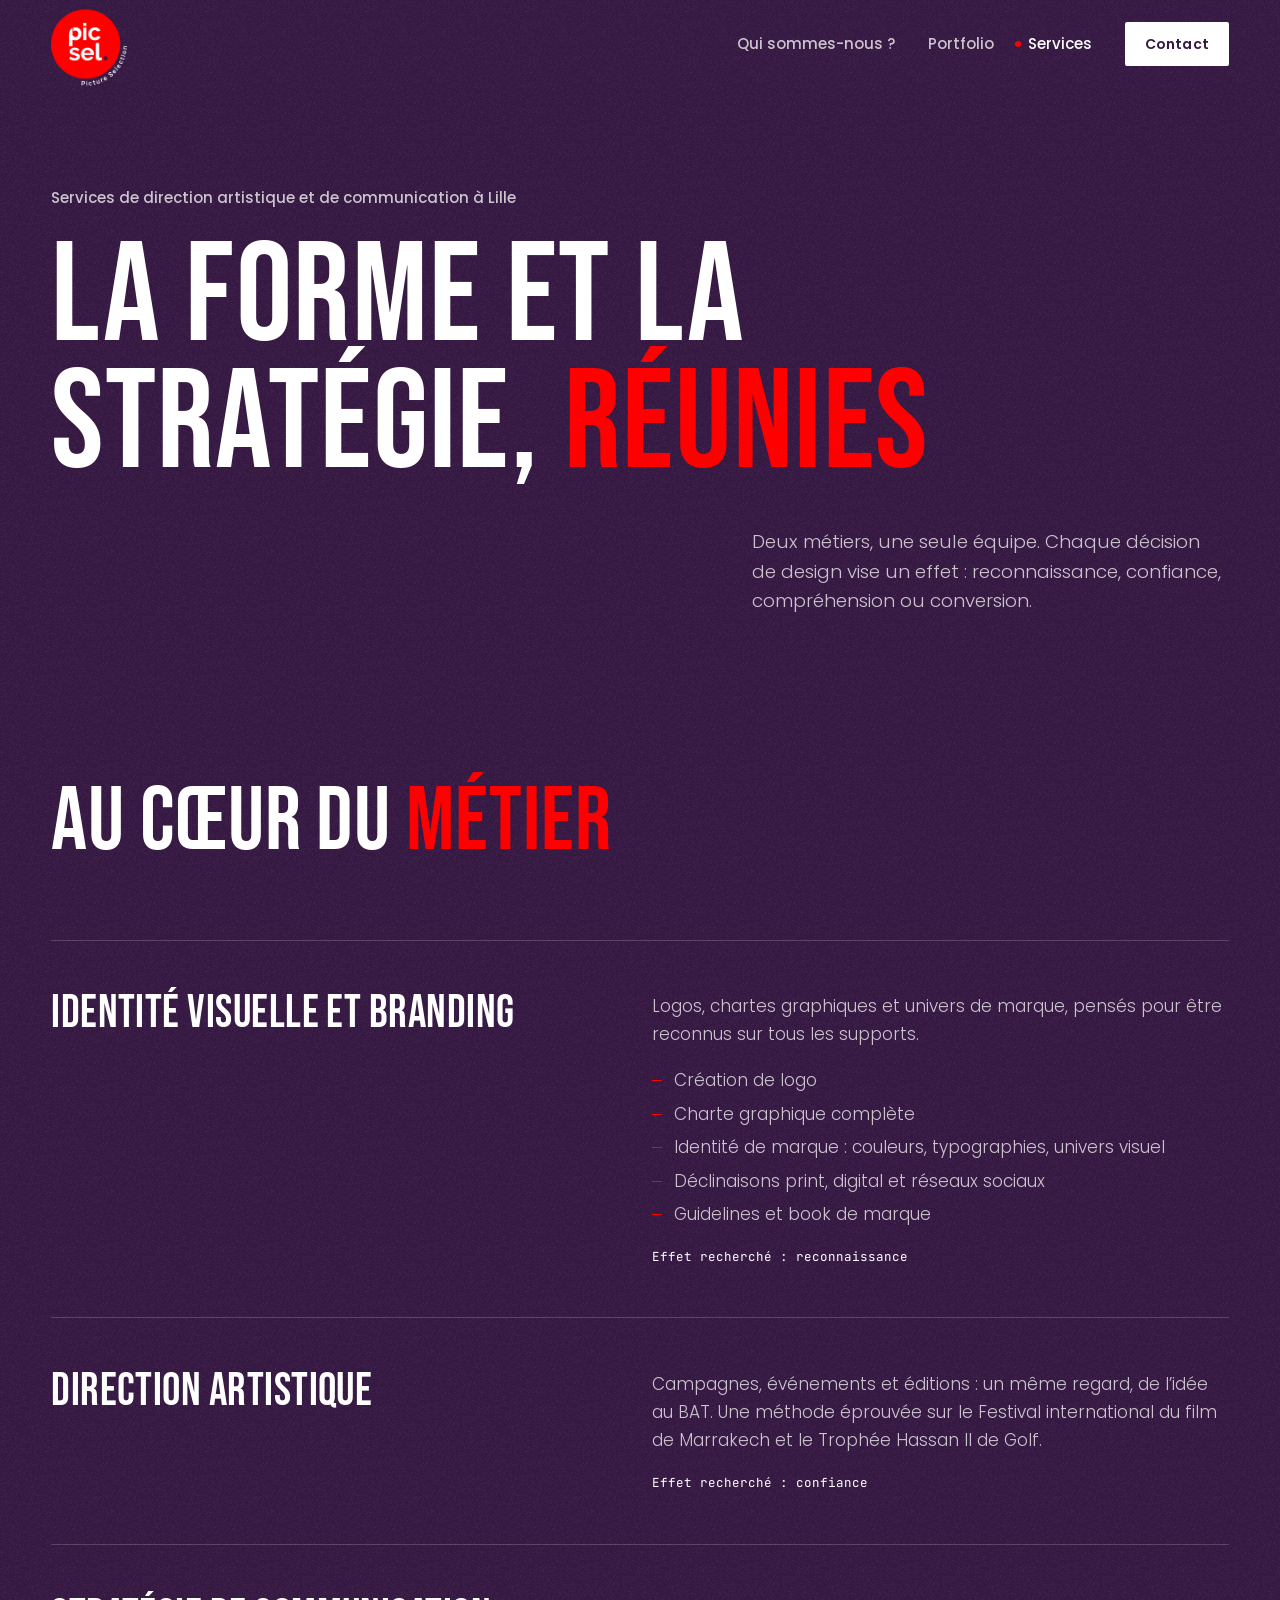
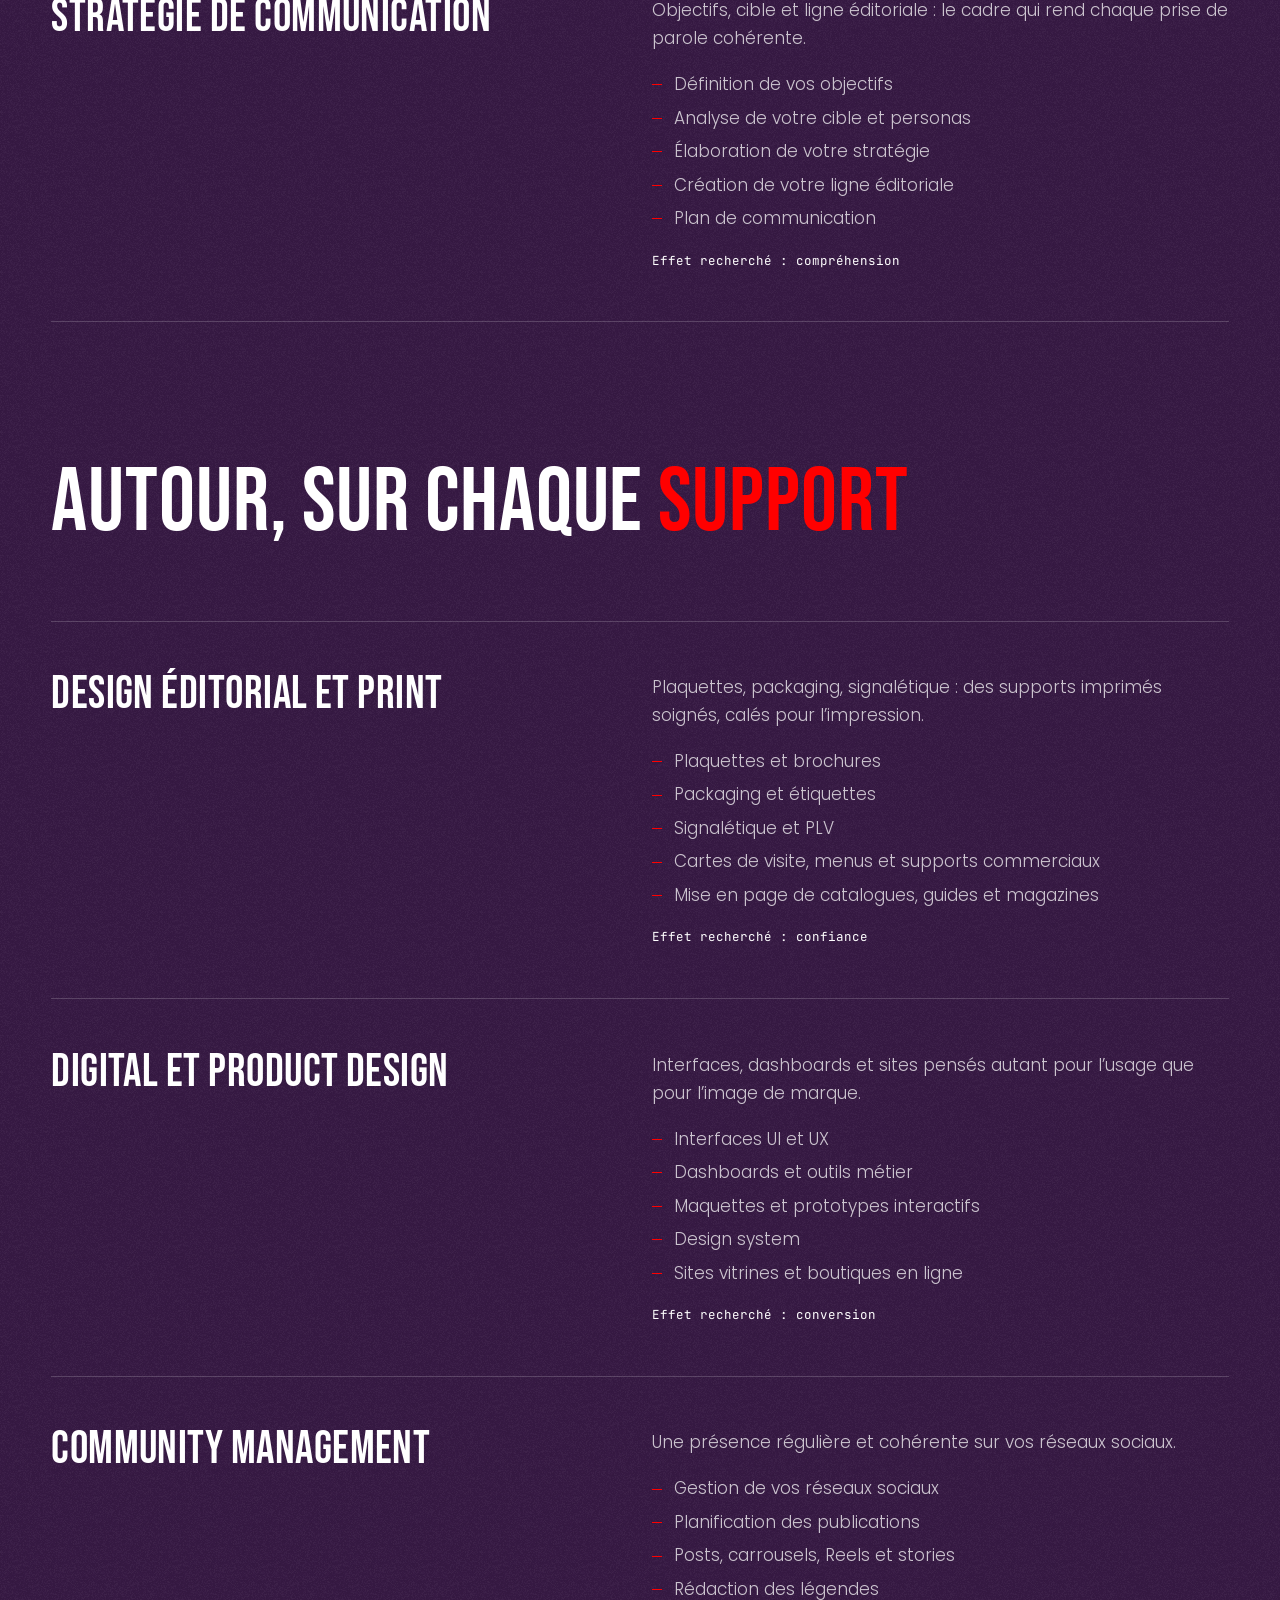
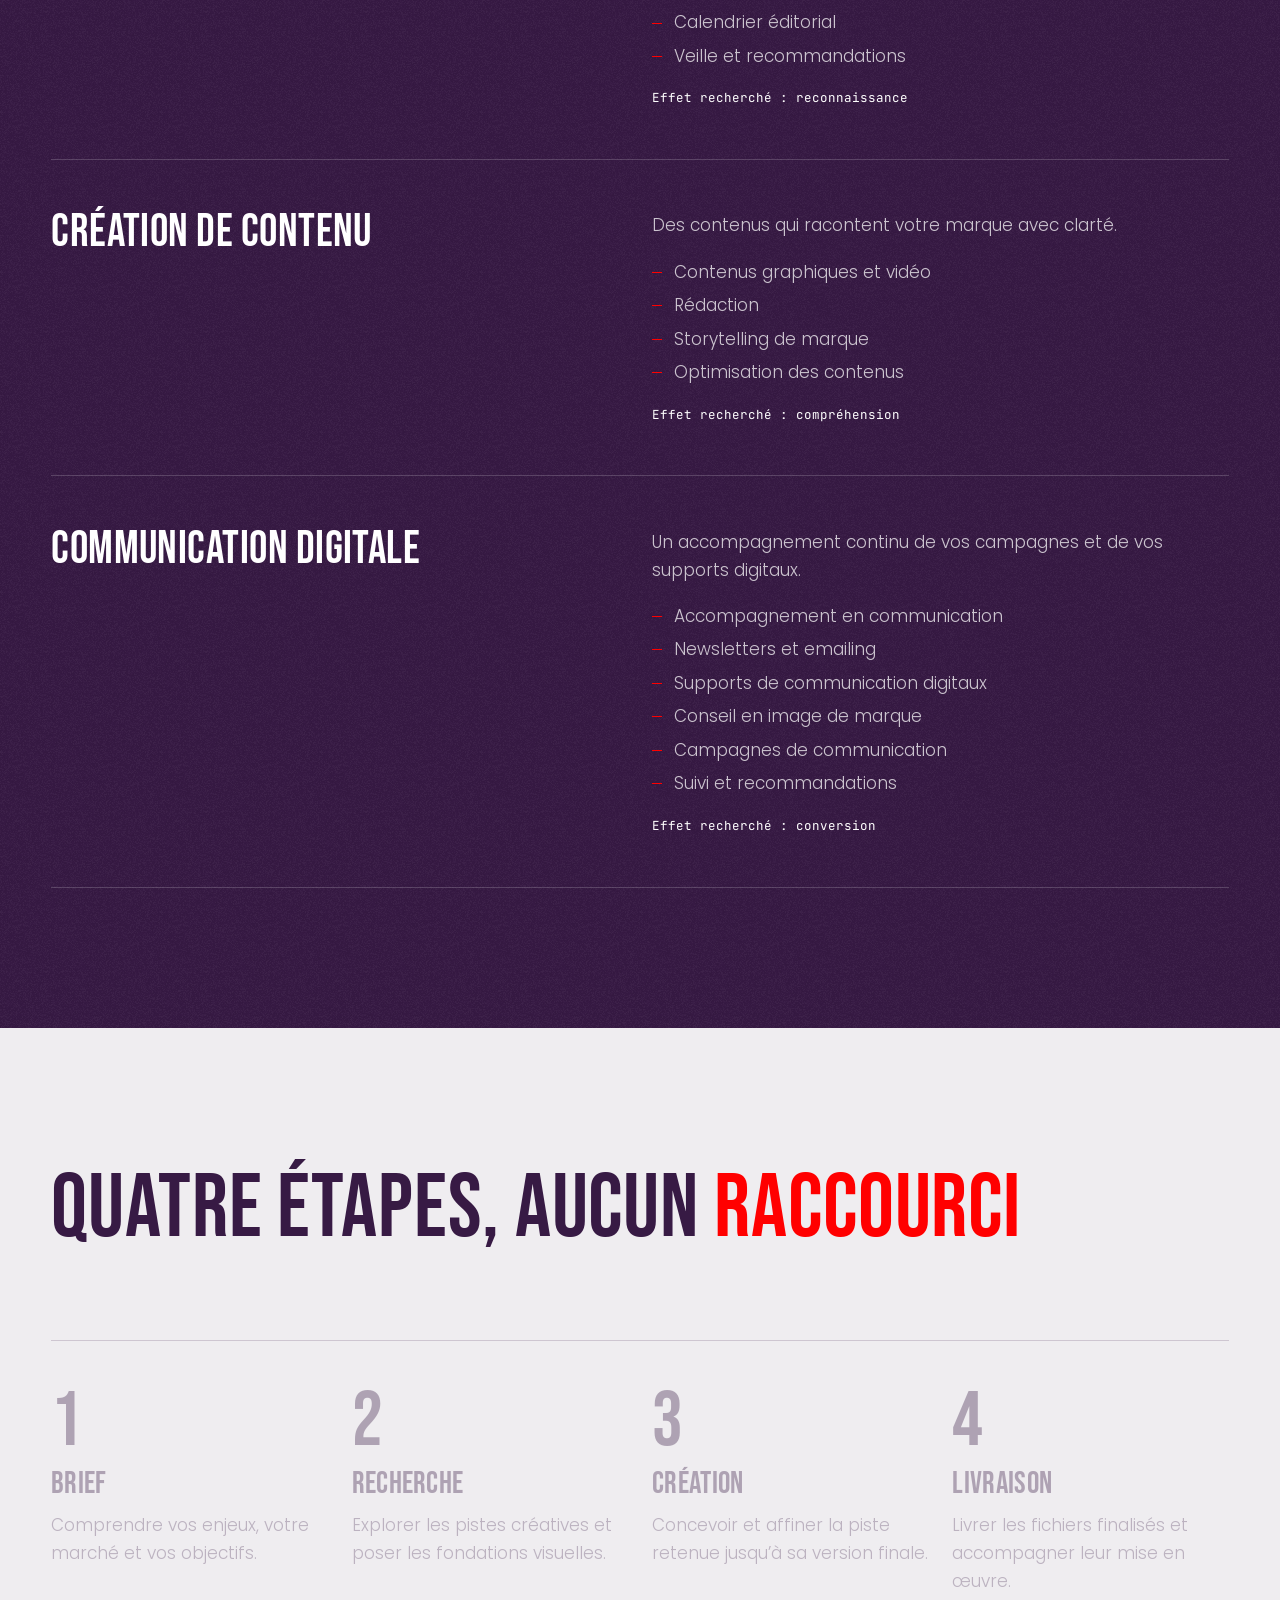
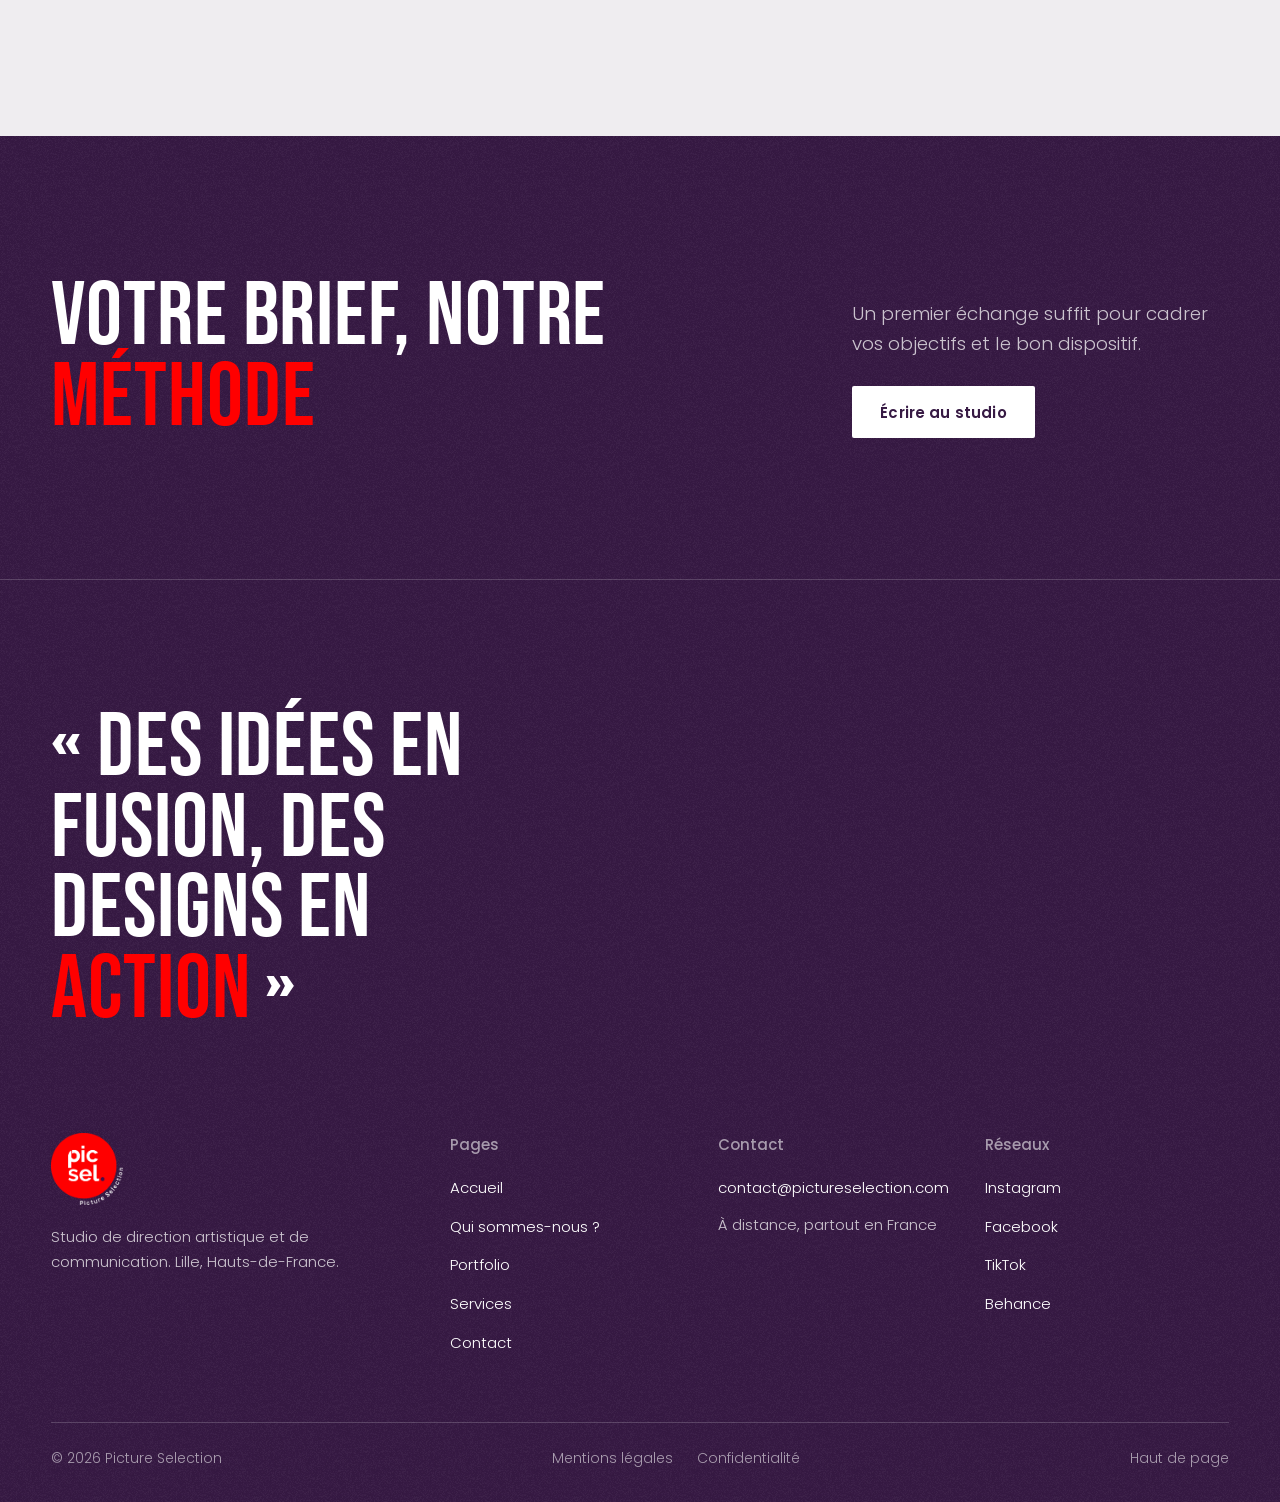
<file: services.html>
<!DOCTYPE html>
<html lang="fr">
<head>
<meta charset="utf-8">
<meta name="viewport" content="width=device-width, initial-scale=1">
<title>Services | Direction artistique, branding et communication à Lille</title>
<meta name="description" content="Identité visuelle, direction artistique, stratégie de communication, print, digital et réseaux sociaux. Studio Picture Selection à Lille.">
<link rel="canonical" href="https://pictureselection.com/services.html">
<meta name="theme-color" content="#371A44">
<meta property="og:type" content="website">
<meta property="og:locale" content="fr_FR">
<meta property="og:site_name" content="Picture Selection">
<meta property="og:url" content="https://pictureselection.com/services.html">
<meta property="og:title" content="Services | Direction artistique, branding et communication à Lille">
<meta property="og:description" content="Identité visuelle, direction artistique, stratégie de communication, print, digital et réseaux sociaux. Studio Picture Selection à Lille.">
<meta property="og:image" content="https://pictureselection.com/assets/img/og-picsel.jpg">
<meta property="og:image:width" content="1200">
<meta property="og:image:height" content="630">
<meta name="twitter:card" content="summary_large_image">
<link rel="icon" href="assets/img/favicon-32.png" sizes="32x32" type="image/png">
<link rel="apple-touch-icon" href="assets/img/favicon-180.png">
<link rel="preload" href="assets/fonts/bebas-neue-latin-400-normal.woff2" as="font" type="font/woff2" crossorigin>
<link rel="preload" href="assets/fonts/poppins-latin-300-normal.woff2" as="font" type="font/woff2" crossorigin>
<link rel="stylesheet" href="assets/css/style.css">
<script>document.documentElement.classList.add('js')</script>
</head>
<body>

<a class="skip" href="#contenu">Aller au contenu</a>

<header class="hd" data-header>
  <a class="hd-logo" href="index.html" aria-label="Picture Selection, accueil"><img src="assets/img/picsel-logo-mark.webp" width="76" height="76" alt=""></a>
  <nav class="hd-nav" aria-label="Navigation principale">
    <a href="about.html">Qui sommes-nous&nbsp;?</a>
    <a href="portfolio.html">Portfolio</a>
    <a href="services.html" aria-current="page">Services</a>
    <a class="btn btn--sm" href="contact.html">Contact</a>
  </nav>
  <button class="hd-menu" type="button" aria-expanded="false" aria-controls="menu" data-menu-toggle><span data-menu-label>Menu</span></button>
</header>

<div class="menu" id="menu" data-menu hidden>
  <nav aria-label="Menu">
    <ul>
      <li><a class="menu-link" href="index.html" style="--i:0">Accueil</a></li>
      <li><a class="menu-link" href="about.html" style="--i:1">Qui sommes-nous&nbsp;?</a></li>
      <li><a class="menu-link" href="portfolio.html" style="--i:2">Portfolio</a></li>
      <li><a class="menu-link" href="services.html" style="--i:3" aria-current="page">Services</a></li>
      <li><a class="menu-link" href="contact.html" style="--i:4">Contact</a></li>
    </ul>
  </nav>
  <div class="menu-foot">
    <a href="mailto:contact@pictureselection.com">contact@pictureselection.com</a>
    <p>Lille, Hauts-de-France</p>
  </div>
</div>

<main id="contenu" tabindex="-1">
<section class="hero ">
  <div class="wrap hero-grid">
    <h1 class="hero-title t-xl"><span class="kicker">Services de direction artistique et de communication à Lille</span><span class="hero-main" data-split>La forme et la stratégie, <span class="r">réunies</span></span></h1>
    <div class="hero-side">
      <p class="lead">Deux métiers, une seule équipe. Chaque décision de design vise un effet&nbsp;: reconnaissance, confiance, compréhension ou conversion.</p>
    </div>
  </div>
</section>

<section class="sec svc-group">
  <div class="wrap">
    <h2 class="t-l" data-split>Au cœur du <span class="r">métier</span></h2>
    <div class="svc-list">
    <article class="svc" data-reveal>
      <h3 class="t-m">Identité visuelle et branding</h3>
      <div class="svc-body">
        <p>Logos, chartes graphiques et univers de marque, pensés pour être reconnus sur tous les supports.</p>
        <ul class="ticks">
          <li>Création de logo</li>
          <li>Charte graphique complète</li>
          <li>Identité de marque&nbsp;: couleurs, typographies, univers visuel</li>
          <li>Déclinaisons print, digital et réseaux sociaux</li>
          <li>Guidelines et book de marque</li>
        </ul>
        <p class="svc-effect mono">Effet recherché&nbsp;: reconnaissance</p>
      </div>
    </article>
    <article class="svc" data-reveal>
      <h3 class="t-m">Direction artistique</h3>
      <div class="svc-body">
        <p>Campagnes, événements et éditions&nbsp;: un même regard, de l’idée au BAT. Une méthode éprouvée sur le Festival international du film de Marrakech et le Trophée Hassan II de Golf.</p>
        <p class="svc-effect mono">Effet recherché&nbsp;: confiance</p>
      </div>
    </article>
    <article class="svc" data-reveal>
      <h3 class="t-m">Stratégie de communication</h3>
      <div class="svc-body">
        <p>Objectifs, cible et ligne éditoriale&nbsp;: le cadre qui rend chaque prise de parole cohérente.</p>
        <ul class="ticks">
          <li>Définition de vos objectifs</li>
          <li>Analyse de votre cible et personas</li>
          <li>Élaboration de votre stratégie</li>
          <li>Création de votre ligne éditoriale</li>
          <li>Plan de communication</li>
        </ul>
        <p class="svc-effect mono">Effet recherché&nbsp;: compréhension</p>
      </div>
    </article>
    </div>
  </div>
</section>

<section class="sec svc-group">
  <div class="wrap">
    <h2 class="t-l" data-split>Autour, sur chaque <span class="r">support</span></h2>
    <div class="svc-list">
    <article class="svc" data-reveal>
      <h3 class="t-m">Design éditorial et print</h3>
      <div class="svc-body">
        <p>Plaquettes, packaging, signalétique&nbsp;: des supports imprimés soignés, calés pour l’impression.</p>
        <ul class="ticks">
          <li>Plaquettes et brochures</li>
          <li>Packaging et étiquettes</li>
          <li>Signalétique et PLV</li>
          <li>Cartes de visite, menus et supports commerciaux</li>
          <li>Mise en page de catalogues, guides et magazines</li>
        </ul>
        <p class="svc-effect mono">Effet recherché&nbsp;: confiance</p>
      </div>
    </article>
    <article class="svc" data-reveal>
      <h3 class="t-m">Digital et product design</h3>
      <div class="svc-body">
        <p>Interfaces, dashboards et sites pensés autant pour l’usage que pour l’image de marque.</p>
        <ul class="ticks">
          <li>Interfaces UI et UX</li>
          <li>Dashboards et outils métier</li>
          <li>Maquettes et prototypes interactifs</li>
          <li>Design system</li>
          <li>Sites vitrines et boutiques en ligne</li>
        </ul>
        <p class="svc-effect mono">Effet recherché&nbsp;: conversion</p>
      </div>
    </article>
    <article class="svc" data-reveal>
      <h3 class="t-m">Community management</h3>
      <div class="svc-body">
        <p>Une présence régulière et cohérente sur vos réseaux sociaux.</p>
        <ul class="ticks">
          <li>Gestion de vos réseaux sociaux</li>
          <li>Planification des publications</li>
          <li>Posts, carrousels, Reels et stories</li>
          <li>Rédaction des légendes</li>
          <li>Calendrier éditorial</li>
          <li>Veille et recommandations</li>
        </ul>
        <p class="svc-effect mono">Effet recherché&nbsp;: reconnaissance</p>
      </div>
    </article>
    <article class="svc" data-reveal>
      <h3 class="t-m">Création de contenu</h3>
      <div class="svc-body">
        <p>Des contenus qui racontent votre marque avec clarté.</p>
        <ul class="ticks">
          <li>Contenus graphiques et vidéo</li>
          <li>Rédaction</li>
          <li>Storytelling de marque</li>
          <li>Optimisation des contenus</li>
        </ul>
        <p class="svc-effect mono">Effet recherché&nbsp;: compréhension</p>
      </div>
    </article>
    <article class="svc" data-reveal>
      <h3 class="t-m">Communication digitale</h3>
      <div class="svc-body">
        <p>Un accompagnement continu de vos campagnes et de vos supports digitaux.</p>
        <ul class="ticks">
          <li>Accompagnement en communication</li>
          <li>Newsletters et emailing</li>
          <li>Supports de communication digitaux</li>
          <li>Conseil en image de marque</li>
          <li>Campagnes de communication</li>
          <li>Suivi et recommandations</li>
        </ul>
        <p class="svc-effect mono">Effet recherché&nbsp;: conversion</p>
      </div>
    </article>
    </div>
  </div>
</section>

<section class="sec light method">
  <div class="wrap">
    <h2 class="t-l" data-split>Quatre étapes, aucun <span class="r">raccourci</span></h2>
    <ol class="proc" data-progress="proc">
      <li class="proc-line" aria-hidden="true"><i></i></li>
      <li class="step" data-step>
        <span class="step-n" aria-hidden="true">1</span>
        <h3 class="t-s">Brief</h3>
        <p>Comprendre vos enjeux, votre marché et vos objectifs.</p>
      </li>
      <li class="step" data-step>
        <span class="step-n" aria-hidden="true">2</span>
        <h3 class="t-s">Recherche</h3>
        <p>Explorer les pistes créatives et poser les fondations visuelles.</p>
      </li>
      <li class="step" data-step>
        <span class="step-n" aria-hidden="true">3</span>
        <h3 class="t-s">Création</h3>
        <p>Concevoir et affiner la piste retenue jusqu’à sa version finale.</p>
      </li>
      <li class="step" data-step>
        <span class="step-n" aria-hidden="true">4</span>
        <h3 class="t-s">Livraison</h3>
        <p>Livrer les fichiers finalisés et accompagner leur mise en œuvre.</p>
      </li>
    </ol>
  </div>
</section>

<section class="sec cta">
  <div class="wrap cta-grid">
    <h2 class="t-l" data-split>Votre brief, notre <span class="r">méthode</span></h2>
    <div class="cta-side">
      <p class="lead">Un premier échange suffit pour cadrer vos objectifs et le bon dispositif.</p>
      <a class="btn" href="contact.html">Écrire au studio</a>
    </div>
  </div>
</section>
</main>

<footer class="ft">
  <div class="wrap">
    <p class="ft-sign t-l" data-split>«&nbsp;Des idées en fusion, des designs en <span class="nw"><span class="r">action</span>&nbsp;»</span></p>
    <div class="ft-grid">
      <div class="ft-id">
        <img src="assets/img/picsel-logo-mark.webp" width="72" height="72" alt="Picture Selection" loading="lazy">
        <p>Studio de direction artistique et de communication. Lille, Hauts-de-France.</p>
      </div>
      <nav class="ft-col" aria-label="Pages du site">
        <p class="ft-h">Pages</p>
        <a href="index.html">Accueil</a>
        <a href="about.html">Qui sommes-nous&nbsp;?</a>
        <a href="portfolio.html">Portfolio</a>
        <a href="services.html">Services</a>
        <a href="contact.html">Contact</a>
      </nav>
      <div class="ft-col">
        <p class="ft-h">Contact</p>
        <a href="mailto:contact@pictureselection.com">contact@pictureselection.com</a>
        <p>À distance, partout en France</p>
      </div>
      <div class="ft-col">
        <p class="ft-h">Réseaux</p>
        <a href="https://www.instagram.com/picture.selection">Instagram</a>
        <a href="https://www.facebook.com/picselcrea">Facebook</a>
        <a href="https://www.tiktok.com/@picselcrea">TikTok</a>
        <a href="https://www.behance.net/picture-selection">Behance</a>
      </div>
    </div>
    <div class="ft-bottom">
      <p>© 2026 Picture Selection</p>
      <nav class="ft-legal" aria-label="Informations légales">
        <a href="mentions-legales.html">Mentions légales</a>
        <a href="confidentialite.html">Confidentialité</a>
      </nav>
      <a href="#contenu">Haut de page</a>
    </div>
  </div>
</footer>

<script src="assets/js/main.js" defer></script>
</body>
</html>
</file>
<file: assets/css/style.css>
/* Picture Selection, feuille de style partagée.
   Charte Picsel : prune #371A44, rouge #FF0000, blanc, prune 8 % #EFEDF0.
   Titres Bebas Neue en capitales, texte Poppins, annotations JetBrains Mono. */

/* ---------- Polices (auto-hébergées) ---------- */
@font-face { font-family: 'Bebas Neue'; src: url(../fonts/bebas-neue-latin-400-normal.woff2) format('woff2'); font-weight: 400; font-style: normal; font-display: swap; }
@font-face { font-family: 'Poppins'; src: url(../fonts/poppins-latin-300-normal.woff2) format('woff2'); font-weight: 300; font-style: normal; font-display: swap; }
@font-face { font-family: 'Poppins'; src: url(../fonts/poppins-latin-500-normal.woff2) format('woff2'); font-weight: 500; font-style: normal; font-display: swap; }
@font-face { font-family: 'Poppins'; src: url(../fonts/poppins-latin-600-normal.woff2) format('woff2'); font-weight: 600; font-style: normal; font-display: swap; }
@font-face { font-family: 'JetBrains Mono'; src: url(../fonts/jetbrains-mono-latin-400-normal.woff2) format('woff2'); font-weight: 400; font-style: normal; font-display: swap; }

:root {
  --prune: #371A44;
  --red: #FF0000;
  --white: #FFFFFF;
  --prune-8: #EFEDF0;

  /* Blanc et prune en transparence, jamais d'autre teinte */
  --t-2: rgba(255,255,255,.74);
  --t-3: rgba(255,255,255,.56);
  --line: rgba(255,255,255,.18);
  --p-2: rgba(55,26,68,.78);
  --p-line: rgba(55,26,68,.18);

  --f-display: 'Bebas Neue', Impact, 'Arial Narrow', sans-serif;
  --f-text: 'Poppins', system-ui, -apple-system, 'Segoe UI', sans-serif;
  --f-mono: 'JetBrains Mono', ui-monospace, Menlo, monospace;

  --pad: clamp(16px, 4vw, 56px);
  --max: 1360px;
  --hd-h: 88px;
  --logo: 76px;
  --gap: 24px;

  /* Mouvement : jetons pour l'interface */
  --m-100: 100ms;
  --m-150: 150ms;
  --m-200: 200ms;
  --m-300: 300ms;
  /* Exceptions éditoriales documentées : révélations au défilement et
     tracé du cercle de sélection. Jamais sur les contrôles d'interface. */
  --m-reveal: 700ms;
  --m-draw: 900ms;
  --m-settle: 1200ms;
  --m-focus: 760ms;
  --ease-out: cubic-bezier(.16, 1, .3, 1);
  --ease-in: cubic-bezier(.7, 0, .84, 0);
}

/* ---------- Base ---------- */
*, *::before, *::after { box-sizing: border-box; }
html { -webkit-text-size-adjust: 100%; scroll-padding-top: calc(var(--hd-h) + 16px); }
html.intro-lock, html.menu-lock, html.lb-lock { overflow: hidden; }
body {
  margin: 0;
  background: var(--prune) url(../img/grain.png);
  color: var(--white);
  font: 300 17px/1.65 var(--f-text);
  -webkit-font-smoothing: antialiased;
  -moz-osx-font-smoothing: grayscale;
  overflow-x: clip;
}
img, svg { display: block; max-width: 100%; }
a { color: inherit; text-decoration: none; }
button { font: inherit; color: inherit; }
p { margin: 0; }
ul, ol { margin: 0; padding: 0; list-style: none; }
h1, h2, h3 { margin: 0; font-weight: 400; }
main { display: block; outline: none; }
[hidden] { display: none !important; }
::selection { background: var(--white); color: var(--prune); }
.light ::selection { background: var(--prune); color: var(--white); }
:focus-visible { outline: 2px solid var(--white); outline-offset: 3px; }
.light :focus-visible { outline-color: var(--prune); }

.sr-only {
  position: absolute !important; width: 1px; height: 1px; padding: 0; margin: -1px;
  overflow: hidden; clip: rect(0 0 0 0); white-space: nowrap; border: 0;
}
.skip {
  position: fixed; left: 16px; top: 16px; z-index: 400;
  background: var(--white); color: var(--prune);
  padding: 12px 18px; font-weight: 600; font-size: 15px;
  transform: translateY(-200%);
}
.skip:focus { transform: none; }

.wrap { width: 100%; max-width: var(--max); margin-inline: auto; padding-inline: var(--pad); }
.sec { padding-block: clamp(80px, 11vw, 168px); }
.light { background: var(--prune-8); color: var(--prune); }
.mono { font: 400 12.5px/1.5 var(--f-mono); letter-spacing: 0; }
.r { color: var(--red); }
.nw { white-space: nowrap; }

/* ---------- Typographie ---------- */
.t-xl, .t-l, .t-m, .t-s {
  font-family: var(--f-display);
  font-weight: 400;
  text-transform: uppercase;
  letter-spacing: .01em;
  font-kerning: normal;
}
.t-xl { font-size: clamp(60px, 11vw, 184px); line-height: .9; }
.t-l { font-size: clamp(46px, 7vw, 116px); line-height: .9; }
.t-m { font-size: clamp(32px, 3.6vw, 56px); line-height: .95; }
.t-s { font-size: clamp(26px, 2.4vw, 36px); line-height: 1; }
.lead { font-size: clamp(18px, 1.45vw, 21px); line-height: 1.6; color: var(--t-2); max-width: 34em; }
.light .lead { color: var(--p-2); }
.kicker {
  display: block;
  margin-bottom: clamp(18px, 2vw, 32px);
  font: 500 clamp(15px, 1.15vw, 17px)/1.5 var(--f-text);
  text-transform: none;
  letter-spacing: 0;
  color: var(--t-2);
}

/* Découpe des titres en mots (main.js) */
[data-split] .w {
  display: inline-block;
  overflow: hidden;
  vertical-align: top;
  padding: .14em .02em .04em;
  margin: -.14em -.02em -.04em;
}
[data-split] .w > span { display: inline-block; }
html.js [data-split] .w > span {
  transform: translateY(108%);
  transition: transform var(--m-reveal) var(--ease-out);
  transition-delay: calc(min(var(--i, 0), 14) * 45ms);
}
html.js [data-split].is-in .w > span { transform: none; }

/* ---------- Boutons et liens ---------- */
.btn {
  position: relative;
  display: inline-flex;
  align-items: center;
  justify-content: center;
  min-height: 52px;
  padding: 0 28px;
  border: 0;
  border-radius: 2px;
  background: var(--white);
  color: var(--prune);
  font: 600 15px/1 var(--f-text);
  letter-spacing: .01em;
  white-space: nowrap;
  cursor: pointer;
}
.btn--dark { background: var(--prune); color: var(--white); }
.btn--sm { min-height: 44px; padding: 0 20px; font-size: 14px; }
.btn:active { transform: translateY(1px); }
.btn[disabled] { cursor: progress; opacity: .7; }
/* Traits de coupe : le geste de sélection, au survol et au focus */
.btn::before {
  --c: var(--red);
  --l: 12px;
  content: "";
  position: absolute;
  inset: -9px;
  pointer-events: none;
  opacity: 0;
  transform: scale(1.06);
  transition: opacity var(--m-200) var(--ease-out), transform var(--m-200) var(--ease-out);
  background:
    linear-gradient(var(--c), var(--c)) left top / var(--l) 1px,
    linear-gradient(var(--c), var(--c)) left top / 1px var(--l),
    linear-gradient(var(--c), var(--c)) right top / var(--l) 1px,
    linear-gradient(var(--c), var(--c)) right top / 1px var(--l),
    linear-gradient(var(--c), var(--c)) left bottom / var(--l) 1px,
    linear-gradient(var(--c), var(--c)) left bottom / 1px var(--l),
    linear-gradient(var(--c), var(--c)) right bottom / var(--l) 1px,
    linear-gradient(var(--c), var(--c)) right bottom / 1px var(--l);
  background-repeat: no-repeat;
}
.btn:hover::before, .btn:focus-visible::before, .btn[aria-current="page"]::before { opacity: 1; transform: none; }

.link {
  position: relative;
  display: inline-block;
  padding-block: 6px;
  font: 500 16px/1.4 var(--f-text);
}
.link::after {
  content: "";
  position: absolute;
  left: 0; right: 0; bottom: 2px;
  height: 1px;
  background: currentColor;
  transform-origin: left;
  transition: transform var(--m-300) var(--ease-out);
}
.link:hover::after { transform: scaleX(.35); }

/* ---------- En-tête ---------- */
.hd {
  position: fixed;
  top: 0; left: 0; right: 0;
  z-index: 60;
  height: var(--hd-h);
  display: flex;
  align-items: center;
  justify-content: space-between;
  gap: 24px;
  /* Même grille que le contenu : le logo s'aligne sur les titres, le bouton Contact sur leur bord droit. */
  padding-inline: max(var(--pad), calc((100% - var(--max)) / 2 + var(--pad)));
  background: var(--prune) url(../img/grain.png);
  border-bottom: 1px solid transparent;
  transition: transform var(--m-300) var(--ease-out), border-color var(--m-200) linear;
}
.hd.is-scrolled { border-bottom-color: var(--line); }
.hd.is-hidden { transform: translateY(-101%); transition-timing-function: var(--ease-in); transition-duration: var(--m-200); }
.hd-logo { display: block; flex: none; transform-origin: left center; transition: transform var(--m-300) var(--ease-out); }
/* Le disque rouge est centré à 45,4 % du fichier (le texte courbe occupe le bas à droite) :
   l'image descend de 4,6 % de sa taille pour poser le centre du disque sur l'axe des liens. */
.hd-logo img { width: var(--logo); height: var(--logo); transform: translateY(calc(var(--logo) * .046)); }
/* En haut de page le logo s'affiche en grand ; il se réduit autour du centre du disque dès que la lecture commence. */
.hd.is-scrolled .hd-logo { transform: scale(.72); }
@media (max-width: 859px) {
  :root { --hd-h: 72px; --logo: 58px; }
  .hd.is-scrolled .hd-logo { transform: scale(.8); }
}
.hd-nav { display: flex; align-items: center; gap: clamp(22px, 2.6vw, 40px); }
.hd-nav a:not(.btn) {
  position: relative;
  padding: 10px 0;
  font: 500 15px/1 var(--f-text);
  color: var(--t-2);
  transition: color var(--m-150) linear;
}
.hd-nav a:not(.btn)::after {
  content: "";
  position: absolute;
  left: 0; right: 0; bottom: 4px;
  height: 1px;
  background: currentColor;
  transform: scaleX(0);
  transform-origin: right;
  transition: transform var(--m-200) var(--ease-out);
}
.hd-nav a:not(.btn):hover { color: var(--white); }
.hd-nav a:not(.btn):hover::after { transform: scaleX(1); transform-origin: left; }
.hd-nav a[aria-current="page"]:not(.btn) { color: var(--white); }
.hd-nav a[aria-current="page"]:not(.btn)::before {
  content: "";
  position: absolute;
  left: -13px; top: 50%;
  width: 6px; height: 6px;
  margin-top: -3px;
  border-radius: 50%;
  background: var(--red);
}
.hd-menu {
  display: none;
  min-height: 44px;
  padding: 0 4px;
  border: 0;
  background: none;
  font: 500 16px/1 var(--f-text);
  cursor: pointer;
}
@media (max-width: 859px) {
  .hd-nav { display: none; }
  .hd-menu { display: inline-flex; align-items: center; }
}

/* ---------- Menu mobile ---------- */
.menu {
  position: fixed;
  inset: 0;
  z-index: 55;
  display: flex;
  flex-direction: column;
  justify-content: space-between;
  gap: 40px;
  padding: calc(var(--hd-h) + 24px) var(--pad) 32px;
  background: var(--prune) url(../img/grain.png);
  overflow-y: auto;
  opacity: 0;
  transition: opacity var(--m-200) var(--ease-out);
}
.menu[hidden] { display: none; }
.menu.is-open { opacity: 1; }
.menu-link {
  display: inline-block;
  padding-block: 4px;
  font-family: var(--f-display);
  font-size: clamp(44px, 12vw, 92px);
  line-height: 1;
  text-transform: uppercase;
  opacity: 0;
  transform: translateY(16px);
  transition: opacity var(--m-300) var(--ease-out), transform var(--m-300) var(--ease-out);
  transition-delay: calc(var(--i, 0) * 40ms);
}
.menu.is-open .menu-link { opacity: 1; transform: none; }
.menu-link[aria-current="page"] { color: var(--red); }
.menu-foot { display: flex; flex-direction: column; gap: 6px; color: var(--t-2); font-size: 15px; }
.menu-foot a { color: var(--white); font-weight: 500; }

/* ---------- Intro (accueil, une fois par session) ---------- */
.intro { display: none; }
html.js .intro {
  position: fixed;
  inset: 0;
  z-index: 300;
  display: grid;
  place-items: center;
  background: var(--prune) url(../img/grain.png);
  cursor: pointer;
}
.intro-box { position: relative; width: clamp(120px, 15vw, 168px); aspect-ratio: 1; }
.intro-box img { width: 100%; height: 100%; opacity: 0; }
.intro.is-playing .intro-box img { animation: intro-focus 900ms linear forwards; }
.intro.is-leaving { transform: translateY(-100%); transition: transform var(--m-300) var(--ease-in); }
/* La mise au point cherche, dépasse, puis se verrouille. */
@keyframes intro-focus {
  0% { opacity: 0; filter: blur(14px); }
  12% { opacity: 1; filter: blur(14px); }
  40% { filter: blur(0); }
  58% { filter: blur(4px); }
  76%, 100% { opacity: 1; filter: blur(0); }
}

/* ---------- Viseur : coins de visée et collimateur de mise au point ---------- */
.vf { position: absolute; inset: -6px; z-index: 2; pointer-events: none; }
.vf i { position: absolute; width: 18px; height: 18px; border: 0 solid var(--red); opacity: 0; transition: transform var(--m-200) var(--ease-in), opacity var(--m-150) linear; }
.vf i:nth-child(1) { left: 0; top: 0; border-left-width: 2px; border-top-width: 2px; transform: translate(-16px, -16px); }
.vf i:nth-child(2) { right: 0; top: 0; border-right-width: 2px; border-top-width: 2px; transform: translate(16px, -16px); }
.vf i:nth-child(3) { right: 0; bottom: 0; border-right-width: 2px; border-bottom-width: 2px; transform: translate(16px, 16px); }
.vf i:nth-child(4) { left: 0; bottom: 0; border-left-width: 2px; border-bottom-width: 2px; transform: translate(-16px, 16px); }
.vf b { position: absolute; left: 50%; top: 50%; width: 14px; height: 14px; margin: -7px 0 0 -7px; border: 1.5px solid var(--red); opacity: 0; }
.frame.is-sel .vf i, .intro.is-playing .vf i { opacity: 1; transform: none; transition: transform 380ms var(--ease-out), opacity var(--m-100) linear; }
.frame.is-sel .vf b { animation: vf-af var(--m-focus) linear both; }
@keyframes vf-af { 0%, 76% { opacity: 1; } 77%, 100% { opacity: 0; } }
/* Intro : le viseur cadre le logo, le collimateur se pose sur le centre du disque rouge. */
.vf--intro { inset: -22%; }
.vf--intro i { width: 26px; height: 26px; }
.vf--intro i:nth-child(1) { transform: translate(-40px, -40px); }
.vf--intro i:nth-child(2) { transform: translate(40px, -40px); }
.vf--intro i:nth-child(3) { transform: translate(40px, 40px); }
.vf--intro i:nth-child(4) { transform: translate(-40px, 40px); }
.intro.is-playing .vf--intro i { transition: transform 460ms var(--ease-out), opacity var(--m-150) linear; }
.vf--intro b { left: 46.8%; top: 46.8%; width: 16px; height: 16px; margin: -8px 0 0 -8px; }
.intro.is-playing .vf--intro b { animation: vf-af 900ms linear both; }

/* ---------- Héros ---------- */
.hero { padding-top: calc(var(--hd-h) + clamp(56px, 11vh, 140px)); padding-bottom: clamp(48px, 7vw, 104px); }
.hero-grid { display: grid; grid-template-columns: repeat(12, minmax(0, 1fr)); column-gap: var(--gap); row-gap: clamp(28px, 3vw, 44px); align-items: end; }
.hero + .sec { padding-top: clamp(40px, 6vw, 96px); }
.hero-title { grid-column: 1 / -1; max-width: 11em; }
.hero-main { display: block; }
.hero-side { grid-column: 8 / -1; display: flex; flex-direction: column; align-items: flex-start; gap: 24px; }
@media (max-width: 899px) {
  .hero-side { grid-column: 1 / -1; }
}

/* ---------- Planche contact ---------- */
.sheet { padding-bottom: clamp(56px, 8vw, 120px); overflow: hidden; }
.sheet-rows { display: flex; flex-direction: column; gap: clamp(40px, 4.4vw, 64px); padding-block: 40px 8px; }
.sheet-row { display: flex; gap: clamp(12px, 1.4vw, 20px); padding-inline: var(--pad); will-change: transform; }
.sheet-row + .sheet-row { padding-left: calc(var(--pad) + 9vw); }
.frame { position: relative; flex: 0 0 clamp(210px, 19.5vw, 300px); }
.frame-no { position: absolute; left: 0; bottom: 100%; margin-bottom: 8px; color: var(--t-3); }
.frame-btn {
  position: relative;
  display: block;
  width: 100%;
  aspect-ratio: 3 / 2;
  padding: 0;
  border: 0;
  background: rgba(255,255,255,.06);
  cursor: pointer;
}
.frame-btn img {
  width: 100%; height: 100%;
  object-fit: cover;
  clip-path: inset(0);
  filter: grayscale(1);
  transition: filter var(--m-300) var(--ease-out);
}
/* L'image choisie passe en couleur pendant que la mise au point se fait. */
.frame.is-sel .frame-btn img { filter: none; animation: vf-focus var(--m-focus) linear both; }
@keyframes vf-focus {
  0% { filter: blur(9px); }
  35% { filter: blur(0); }
  55% { filter: blur(3px); }
  75%, 100% { filter: blur(0); }
}
.frame-name { display: block; margin-top: 14px; font-size: 14px; line-height: 1.4; color: var(--t-2); }
.frame.is-sel .frame-name { color: var(--white); }
.sheet-foot { display: flex; flex-wrap: wrap; align-items: center; justify-content: space-between; gap: 16px 32px; margin-top: clamp(24px, 3vw, 40px); }
.sheet-hint { color: var(--t-3); }
.hint-touch { display: none; }
@media (hover: none) {
  .hint-touch { display: inline; }
  .hint-mouse { display: none; }
}
@media (max-width: 899px) {
  .sheet-rows {
    overflow-x: auto;
    overscroll-behavior-x: contain;
    scroll-snap-type: x mandatory;
    scrollbar-width: thin;
    scrollbar-color: var(--line) transparent;
    padding-bottom: 16px;
  }
  .sheet-row { width: max-content; will-change: auto; }
  .frame { flex-basis: 66vw; scroll-snap-align: start; scroll-margin-left: var(--pad); }
}

/* ---------- Preuves ---------- */
.proofs-list { margin-top: clamp(40px, 6vw, 88px); }
.proof {
  position: relative;
  display: grid;
  grid-template-columns: minmax(0, 5fr) minmax(0, 7fr);
  gap: 8px var(--gap);
  align-items: baseline;
  padding-block: clamp(22px, 2.6vw, 36px);
}
.proof::before {
  content: "";
  position: absolute;
  left: 0; right: 0; top: 0;
  height: 1px;
  background: var(--line);
  transform-origin: left;
}
.proof:last-child::after { content: ""; position: absolute; left: 0; right: 0; bottom: 0; height: 1px; background: var(--line); }
html.js .proof::before { transform: scaleX(0); transition: transform var(--m-reveal) var(--ease-out); }
html.js .proof.is-in::before { transform: none; }
.proof-n { font-family: var(--f-display); font-size: clamp(48px, 6.4vw, 104px); line-height: .9; text-transform: uppercase; }
.proof p { font-size: clamp(17px, 1.4vw, 20px); color: var(--t-2); max-width: 30em; }
@media (max-width: 699px) { .proof { grid-template-columns: 1fr; } }

/* ---------- Projets (cartes) ---------- */
.work-head { display: flex; flex-wrap: wrap; align-items: flex-end; justify-content: space-between; gap: 24px 40px; margin-bottom: clamp(56px, 7vw, 104px); }
.cards { display: grid; grid-template-columns: repeat(12, minmax(0, 1fr)); column-gap: var(--gap); row-gap: clamp(64px, 8vw, 128px); }
.card { grid-column: 1 / -1; min-width: 0; }
.card .media { --ar: 4 / 3; }
@media (min-width: 900px) {
  .card--a { grid-column: span 7; }
  .card--a .media { --ar: 16 / 10; }
  .card--b { grid-column: span 5; margin-top: clamp(80px, 12vw, 200px); }
  .card--b .media { --ar: 1 / 1; }
  .card--c { grid-column: span 4; }
  .card--d { grid-column: span 6; }
  .card--d .media { --ar: 3 / 2; }
  .card--w { grid-column: 3 / span 8; }
  .card--w .media { --ar: 2 / 1; }
}
.card-btn {
  position: relative;
  display: block;
  width: 100%;
  padding: 0;
  border: 0;
  background: none;
  text-align: left;
  cursor: pointer;
}
/* Traits de coupe autour de l'image */
.card-btn::before {
  --c: rgba(255,255,255,.5);
  --l: 14px;
  content: "";
  position: absolute;
  inset: -14px;
  pointer-events: none;
  background:
    linear-gradient(var(--c), var(--c)) left 14px top 0 / 1px 9px,
    linear-gradient(var(--c), var(--c)) left 0 top 14px / 9px 1px,
    linear-gradient(var(--c), var(--c)) right 14px top 0 / 1px 9px,
    linear-gradient(var(--c), var(--c)) right 0 top 14px / 9px 1px,
    linear-gradient(var(--c), var(--c)) left 14px bottom 0 / 1px 9px,
    linear-gradient(var(--c), var(--c)) left 0 bottom 14px / 9px 1px,
    linear-gradient(var(--c), var(--c)) right 14px bottom 0 / 1px 9px,
    linear-gradient(var(--c), var(--c)) right 0 bottom 14px / 9px 1px;
  background-repeat: no-repeat;
}
html.js .card .card-btn::before { opacity: 0; transition: opacity var(--m-300) linear var(--m-reveal); }
html.js .card.is-in .card-btn::before { opacity: 1; }
.card-btn:focus-visible { outline-offset: 18px; }

.media {
  --ar: 4 / 3;
  position: relative;
  display: block;
  overflow: hidden;
  aspect-ratio: var(--ar);
  background: rgba(255,255,255,.06);
}
.media .px { position: absolute; left: 0; right: 0; top: -7%; bottom: -7%; }
.media img { width: 100%; height: 100%; object-fit: cover; }
/* Révélation : un volet prune se retire, l'image se pose */
html.js .media::after {
  content: "";
  position: absolute;
  inset: 0;
  z-index: 1;
  background: var(--prune);
  transform-origin: 50% 0;
  transition: transform var(--m-reveal) var(--ease-out);
}
html.js .light .media::after { background: var(--prune-8); }
html.js .media img { transform: scale(1.1); transition: transform var(--m-settle) var(--ease-out); }
html.js .is-in .media::after { transform: scaleY(0); }
html.js .is-in .media img { transform: none; }
html.js .is-in .card-btn:hover .media img { transform: scale(1.03); transition-duration: var(--m-300); }

/* Viseur au survol et au focus : les traits de coupe s'effacent, les coins de visée
   se resserrent, la mise au point se fait, puis les dimensions du visuel s'affichent. */
.vf--card i { width: 22px; height: 22px; }
/* Départ plus court que sur la planche : les coins restent dans la marge de 16 px sur mobile. */
.vf--card i:nth-child(1) { transform: translate(-8px, -8px); }
.vf--card i:nth-child(2) { transform: translate(8px, -8px); }
.vf--card i:nth-child(3) { transform: translate(8px, 8px); }
.vf--card i:nth-child(4) { transform: translate(-8px, 8px); }
.card-btn:hover .vf i, .card-btn:focus-visible .vf i { opacity: 1; transform: none; transition: transform 380ms var(--ease-out), opacity var(--m-100) linear; }
.card-btn:hover .vf b, .card-btn:focus-visible .vf b { animation: vf-af var(--m-focus) linear both; }
html.js .is-in .card-btn:hover .media img, html.js .is-in .card-btn:focus-visible .media img { animation: vf-focus var(--m-focus) linear both; }
html.js .card.is-in .card-btn:hover::before, html.js .card.is-in .card-btn:focus-visible::before { opacity: 0; transition-delay: 0s; transition-duration: var(--m-150); }
.vf-info { position: absolute; left: 16px; bottom: 14px; padding: 3px 8px; background: var(--prune); color: var(--white); opacity: 0; transition: opacity var(--m-150) linear; }
.card-btn:hover .vf-info, .card-btn:focus-visible .vf-info { opacity: 1; transition-delay: 560ms; }

.card-meta { display: grid; grid-template-columns: minmax(0, 1fr) auto; gap: 6px 24px; margin-top: 22px; }
.card-title { font-family: var(--f-display); font-size: clamp(28px, 2.4vw, 38px); line-height: 1; text-transform: uppercase; }
.card-tag { grid-column: 1; color: var(--t-2); font-size: 15px; }
.card-count { grid-column: 2; grid-row: 1; align-self: end; color: var(--t-3); }

/* ---------- Offre (section claire) ---------- */
.offer { display: grid; grid-template-columns: repeat(2, minmax(0, 1fr)); gap: 32px clamp(32px, 6vw, 112px); margin-block: clamp(48px, 6vw, 88px); }
.offer-col h3 { padding-bottom: 16px; border-bottom: 1px solid var(--prune); }
.offer-col li {
  padding-block: 18px;
  border-bottom: 1px solid var(--p-line);
  font: 500 clamp(18px, 1.6vw, 24px)/1.35 var(--f-text);
}
@media (max-width: 699px) { .offer { grid-template-columns: 1fr; } }

/* ---------- Appel à l'action ---------- */
.cta-grid { display: grid; grid-template-columns: repeat(12, minmax(0, 1fr)); column-gap: var(--gap); row-gap: 40px; align-items: end; }
.cta-grid .t-l { grid-column: 1 / span 8; }
.cta-side { grid-column: 9 / -1; display: flex; flex-direction: column; align-items: flex-start; gap: 28px; }
@media (max-width: 899px) {
  .cta-grid .t-l, .cta-side { grid-column: 1 / -1; }
}

/* ---------- Qui sommes-nous ---------- */
.story-grid { display: grid; grid-template-columns: repeat(12, minmax(0, 1fr)); column-gap: var(--gap); row-gap: 40px; }
.story-lead { grid-column: 1 / span 8; font-size: clamp(24px, 2.7vw, 40px); line-height: 1.35; letter-spacing: -.01em; }
.story-text { grid-column: 7 / -1; display: flex; flex-direction: column; gap: 20px; color: var(--t-2); max-width: 34em; }
@media (max-width: 899px) { .story-lead, .story-text { grid-column: 1 / -1; } }

.duo { display: grid; grid-template-columns: repeat(12, minmax(0, 1fr)); column-gap: var(--gap); row-gap: 96px; }
.person { grid-column: 1 / span 5; display: flex; flex-direction: column; gap: 20px; }
.person + .person { grid-column: 8 / span 5; margin-top: clamp(96px, 16vw, 260px); }
.person .media { --ar: 4 / 5; margin-bottom: 20px; }
.person-name { font-weight: 500; font-size: 17px; }
.person-bio { display: flex; flex-direction: column; gap: 14px; color: var(--t-2); }
@media (max-width: 899px) {
  .person, .person + .person { grid-column: 1 / -1; margin-top: 0; }
}

.route-lead { margin-top: 24px; }
.route { position: relative; margin-top: clamp(56px, 7vw, 104px); padding-top: 44px; }
.route-line { position: absolute; left: 0; right: 0; top: 0; height: 1px; background: var(--line); }
.route-line i { position: absolute; inset: -1px 0; background: var(--red); transform-origin: left; transform: scaleX(var(--p, 1)); }
.route-track { position: absolute; left: 0; right: 14px; top: -7px; transform: translateX(calc(var(--p, 1) * 100%)); }
.route-dot { display: block; width: 14px; height: 14px; border-radius: 50%; background: var(--red); }
.route-cities { display: flex; justify-content: space-between; gap: var(--gap); }
html.js .route [data-step] { opacity: .4; transition: opacity var(--m-300) linear; }
html.js .route [data-step].is-on { opacity: 1; }
@media (max-width: 699px) {
  .route { padding-top: 0; padding-left: 36px; }
  .route-line { left: 6px; right: auto; top: 0; bottom: 0; width: 1px; height: auto; }
  .route-line i { inset: 0 -1px; transform-origin: top; transform: scaleY(var(--p, 1)); }
  .route-track { left: 0; right: auto; top: 0; bottom: 14px; width: 14px; transform: translateY(calc(var(--p, 1) * 100%)); }
  .route-cities { flex-direction: column; gap: 28px; }
}

.manifesto .lead { margin-top: 40px; }

/* ---------- Services ---------- */
.svc-group + .svc-group { padding-top: 0; }
.svc-list { margin-top: clamp(48px, 6vw, 88px); }
.svc {
  position: relative;
  display: grid;
  grid-template-columns: repeat(12, minmax(0, 1fr));
  column-gap: var(--gap);
  row-gap: 20px;
  padding-block: clamp(32px, 4vw, 56px);
  border-top: 1px solid var(--line);
}
.svc:last-child { border-bottom: 1px solid var(--line); }
.svc .t-m { grid-column: 1 / span 5; }
.svc-body { grid-column: 7 / -1; display: flex; flex-direction: column; gap: 20px; color: var(--t-2); max-width: 36em; }
.ticks { display: flex; flex-direction: column; gap: 8px; }
.ticks li { position: relative; padding-left: 22px; line-height: 1.5; }
.ticks li::before { content: ""; position: absolute; left: 0; top: .72em; width: 10px; height: 1px; background: var(--red); }
.svc-effect { color: var(--white); }
@media (max-width: 899px) {
  .svc .t-m, .svc-body { grid-column: 1 / -1; }
}

.proc { position: relative; display: grid; grid-template-columns: repeat(4, minmax(0, 1fr)); gap: var(--gap); margin-top: clamp(56px, 7vw, 104px); padding-top: 48px; }
.proc-line { position: absolute; left: 0; right: 0; top: 0; height: 1px; background: var(--p-line); }
.proc-line i { position: absolute; inset: -1px 0; background: var(--red); transform-origin: left; transform: scaleX(var(--p, 1)); }
.step { display: flex; flex-direction: column; gap: 12px; }
.step-n { font-family: var(--f-display); font-size: clamp(56px, 6vw, 88px); line-height: .9; }
.step p { color: var(--p-2); max-width: 22em; }
html.js .proc [data-step] { opacity: .35; transition: opacity var(--m-300) linear; }
html.js .proc [data-step].is-on { opacity: 1; }
@media (max-width: 899px) {
  .proc { grid-template-columns: 1fr; padding-top: 0; padding-left: 32px; gap: 40px; }
  .proc-line { right: auto; bottom: 0; width: 1px; height: auto; }
  .proc-line i { inset: 0 -1px; transform-origin: top; transform: scaleY(var(--p, 1)); }
}

/* ---------- Contact ---------- */
.contact { padding-top: 0; }
.contact-grid { display: grid; grid-template-columns: minmax(0, 7fr) minmax(0, 5fr); gap: clamp(48px, 6vw, 112px); align-items: start; }
@media (max-width: 899px) { .contact-grid { grid-template-columns: 1fr; } }
.form-card { padding: clamp(24px, 4vw, 56px); border-radius: 2px; }
.form { display: flex; flex-direction: column; gap: 28px; align-items: stretch; }
.form .btn { align-self: flex-start; }
.form-row { display: grid; grid-template-columns: repeat(2, minmax(0, 1fr)); gap: 28px var(--gap); }
@media (max-width: 599px) { .form-row { grid-template-columns: 1fr; } }
.field { display: flex; flex-direction: column; gap: 8px; min-width: 0; }
.field label { font: 500 15px/1.4 var(--f-text); }
.field .opt { font-weight: 300; color: var(--p-2); }
.field input, .field textarea {
  width: 100%;
  min-height: 52px;
  padding: 13px 16px;
  border: 1px solid rgba(55,26,68,.4);
  border-radius: 2px;
  background: var(--white);
  color: var(--prune);
  font: 300 17px/1.5 var(--f-text);
  transition: border-color var(--m-150) linear;
}
.field textarea { resize: vertical; min-height: 160px; }
.field input:hover, .field textarea:hover { border-color: var(--prune); }
.field input:focus-visible, .field textarea:focus-visible { outline: 2px solid var(--prune); outline-offset: 1px; border-color: var(--prune); }
.field [aria-invalid="true"] { border: 2px solid var(--red); padding: 12px 15px; }
.field-err { position: relative; padding-left: 16px; font-size: 14px; font-weight: 500; line-height: 1.4; }
.field-err::before { content: ""; position: absolute; left: 0; top: .5em; width: 7px; height: 7px; border-radius: 50%; background: var(--red); }
.form-status:empty { display: none; }
.form-status { font-size: 15px; font-weight: 500; }
.form-done { display: flex; flex-direction: column; gap: 16px; }
.form-done .t-m:focus { outline: none; }

.contact-info { display: flex; flex-direction: column; gap: 44px; }
.info-block { display: flex; flex-direction: column; gap: 8px; color: var(--t-2); }
.info-h { font: 500 15px/1.4 var(--f-text); color: var(--t-3); }
.info-big { font: 500 clamp(19px, 1.6vw, 23px)/1.35 var(--f-text); color: var(--white); overflow-wrap: anywhere; }
a.info-big, .info-links a { width: fit-content; background: linear-gradient(currentColor, currentColor) left bottom / 100% 1px no-repeat; }
.info-links { display: flex; flex-direction: column; gap: 6px; }
.info-links a { color: var(--white); font-weight: 500; padding-block: 4px; }

/* ---------- Pied de page ---------- */
.ft { padding-block: clamp(80px, 10vw, 152px) 32px; border-top: 1px solid var(--line); }
.ft-sign { max-width: 15ch; }
.ft-grid { display: grid; grid-template-columns: minmax(0, 4fr) repeat(3, minmax(0, 2.6fr)); gap: 40px var(--gap); margin-top: clamp(64px, 8vw, 120px); }
.ft-id { display: flex; flex-direction: column; gap: 20px; color: var(--t-2); font-size: 15px; max-width: 22em; }
.ft-id img { width: 72px; height: 72px; }
.ft-col { display: flex; flex-direction: column; align-items: flex-start; gap: 10px; font-size: 15px; color: var(--t-2); }
.ft-col a { color: var(--white); padding-block: 2px; transition: opacity var(--m-150) linear; }
.ft-col a:hover { opacity: .7; }
.ft-h { margin-bottom: 6px; font-weight: 500; color: var(--t-3); }
.ft-bottom { display: flex; flex-wrap: wrap; justify-content: space-between; gap: 12px; margin-top: 64px; padding-top: 24px; border-top: 1px solid var(--line); font-size: 14px; color: var(--t-3); }
.ft-bottom a:hover { color: var(--white); }
@media (max-width: 899px) { .ft-grid { grid-template-columns: repeat(2, minmax(0, 1fr)); } .ft-id { grid-column: 1 / -1; } }
@media (max-width: 479px) { .ft-grid { grid-template-columns: 1fr; } }

/* ---------- Pages légales ---------- */
.hero + .legal { padding-top: clamp(24px, 4vw, 56px); }
.legal-block, .legal-date { max-width: 920px; }
.legal-block { padding-block: clamp(28px, 3.4vw, 44px); border-top: 1px solid var(--line); }
.legal-block .t-s { margin-bottom: 18px; }
.legal-block p { color: var(--t-2); max-width: 40em; }
.legal-block p + p { margin-top: 12px; }
.legal-block a, .form-note a { text-decoration: underline; text-underline-offset: 3px; }
.legal-list { display: grid; grid-template-columns: minmax(0, 15em) minmax(0, 1fr); gap: 10px 32px; margin: 0; }
.legal-list dt { font-weight: 500; }
.legal-list dd { margin: 0; color: var(--t-2); }
@media (max-width: 599px) {
  .legal-list { grid-template-columns: 1fr; gap: 4px; }
  .legal-list dd { margin-bottom: 12px; }
}
/* Champ à compléter avant la mise en ligne : volontairement très visible */
.todo {
  display: inline;
  padding: 2px 8px;
  background: var(--white);
  color: var(--prune);
  font: 400 13.5px/1.9 var(--f-mono);
  -webkit-box-decoration-break: clone;
  box-decoration-break: clone;
}
.legal-date { margin-top: 32px; padding-top: 24px; border-top: 1px solid var(--line); color: var(--t-3); font-size: 14px; }
.form-note { font-size: 14px; color: var(--p-2); }
.ft-legal { display: flex; flex-wrap: wrap; gap: 8px 24px; }
.ft-legal a:hover { color: var(--white); }

/* ---------- Galerie plein écran ---------- */
.lb {
  position: fixed;
  inset: 0;
  z-index: 100;
  height: 100vh;
  height: 100dvh;
  display: grid;
  grid-template-rows: auto minmax(0, 1fr) auto;
  background: var(--prune) url(../img/grain.png);
  opacity: 0;
  transition: opacity var(--m-200) var(--ease-out);
}
.lb[hidden] { display: none; }
.lb.is-open { opacity: 1; }
.lb.is-closing { transition-timing-function: var(--ease-in); transition-duration: var(--m-150); }
.lb-top, .lb-bottom { display: flex; align-items: center; justify-content: space-between; gap: 16px; padding: 14px var(--pad); }
.lb-top { border-bottom: 1px solid var(--line); }
.lb-bottom { border-top: 1px solid var(--line); }
.lb-title { font-family: var(--f-display); font-size: clamp(24px, 2.4vw, 36px); line-height: 1; text-transform: uppercase; min-width: 0; }
.lb-count { color: var(--t-2); }
.lb-btn {
  min-height: 44px;
  padding: 0 18px;
  border: 1px solid var(--line);
  border-radius: 2px;
  background: none;
  font: 500 15px/1 var(--f-text);
  cursor: pointer;
  transition: border-color var(--m-150) linear;
}
.lb-btn:hover { border-color: var(--white); }
.lb-stage { position: relative; margin: 0; display: flex; align-items: center; justify-content: center; min-height: 0; padding: clamp(16px, 3vw, 40px) var(--pad); overflow: hidden; touch-action: pan-y; }
.lb-mid { display: flex; align-items: center; gap: 16px; }
.lb-stage img, .lb-stage video {
  max-width: 100%;
  max-height: 100%;
  width: auto;
  height: auto;
  object-fit: contain;
  opacity: 0;
  transform: translateX(var(--dx, 0));
  transition: opacity var(--m-200) var(--ease-out), transform var(--m-200) var(--ease-out);
}
.lb-stage img.is-ready, .lb-stage video.is-ready { opacity: 1; transform: none; }

/* ---------- Transitions entre pages (navigateurs compatibles) ---------- */
@view-transition { navigation: auto; }
::view-transition-old(root), ::view-transition-new(root) { animation-duration: var(--m-300); }
.hd { view-transition-name: site-header; }

/* ---------- Mouvement réduit ---------- */
@media (prefers-reduced-motion: reduce) {
  @view-transition { navigation: none; }
  html.js [data-split] .w > span,
  html.js .media img,
  html.js .proof::before,
  .menu-link,
  .lb-stage img, .lb-stage video { transform: none !important; transition: none !important; }
  html.js .media::after { display: none; }
  html.js .card .card-btn::before { transition: none; }
  .hd, .hd.is-hidden { transform: none; transition: none; }
  .hd-logo { transition: none; }
  .vf i, .frame.is-sel .vf i { transition: none !important; }
  .vf b { display: none; }
  .frame.is-sel .frame-btn img, html.js .is-in .card-btn:hover .media img, html.js .is-in .card-btn:focus-visible .media img { animation: none; }
  .card-btn:hover .vf-info, .card-btn:focus-visible .vf-info { transition-delay: 0s; }
  .frame-btn img { transition: none; }
  .menu, .lb { transition: opacity var(--m-100) linear; }
  .intro { display: none !important; }
}

/* ---------- Impression ---------- */
@media print {
  .hd, .menu, .intro, .lb, .sheet-foot { display: none !important; }
  body { background: #fff; color: #000; }
  html.js [data-split] .w > span, html.js .media img { transform: none !important; }
  html.js .media::after { display: none; }
}
</file>
